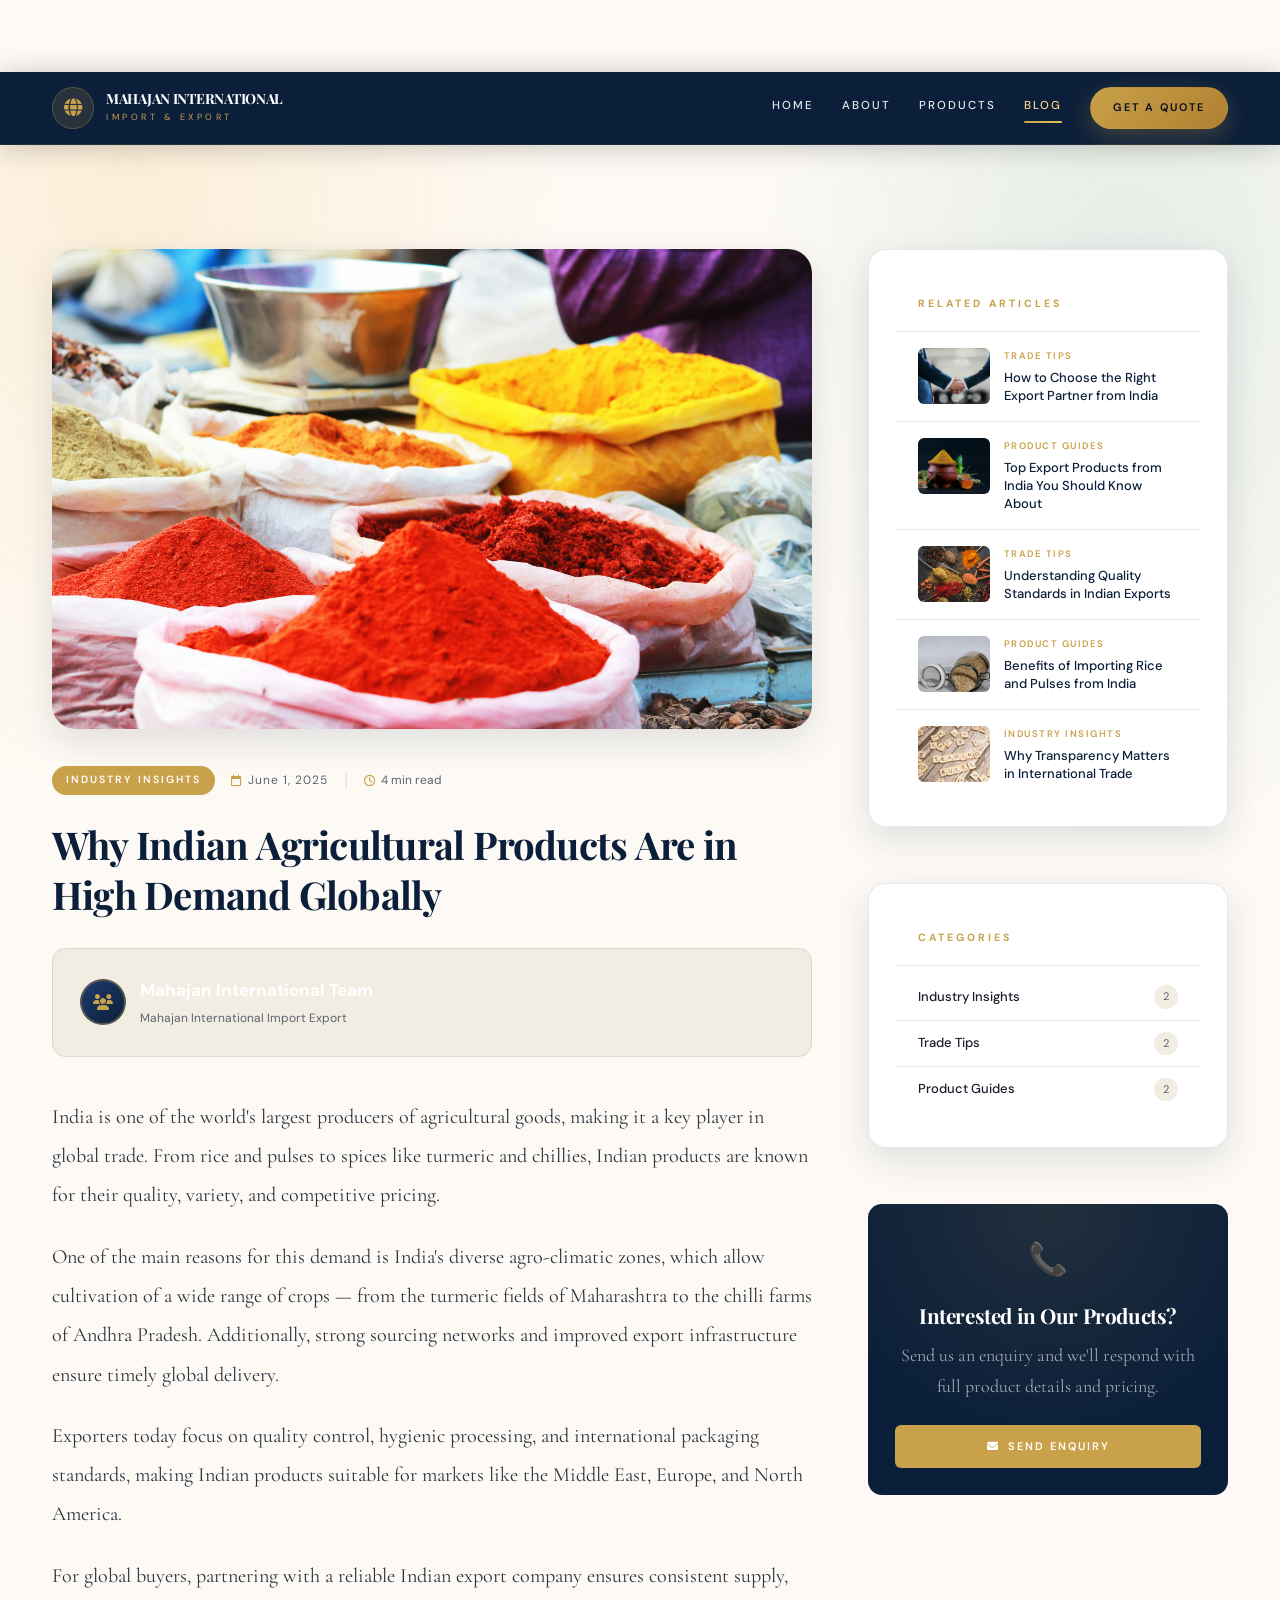
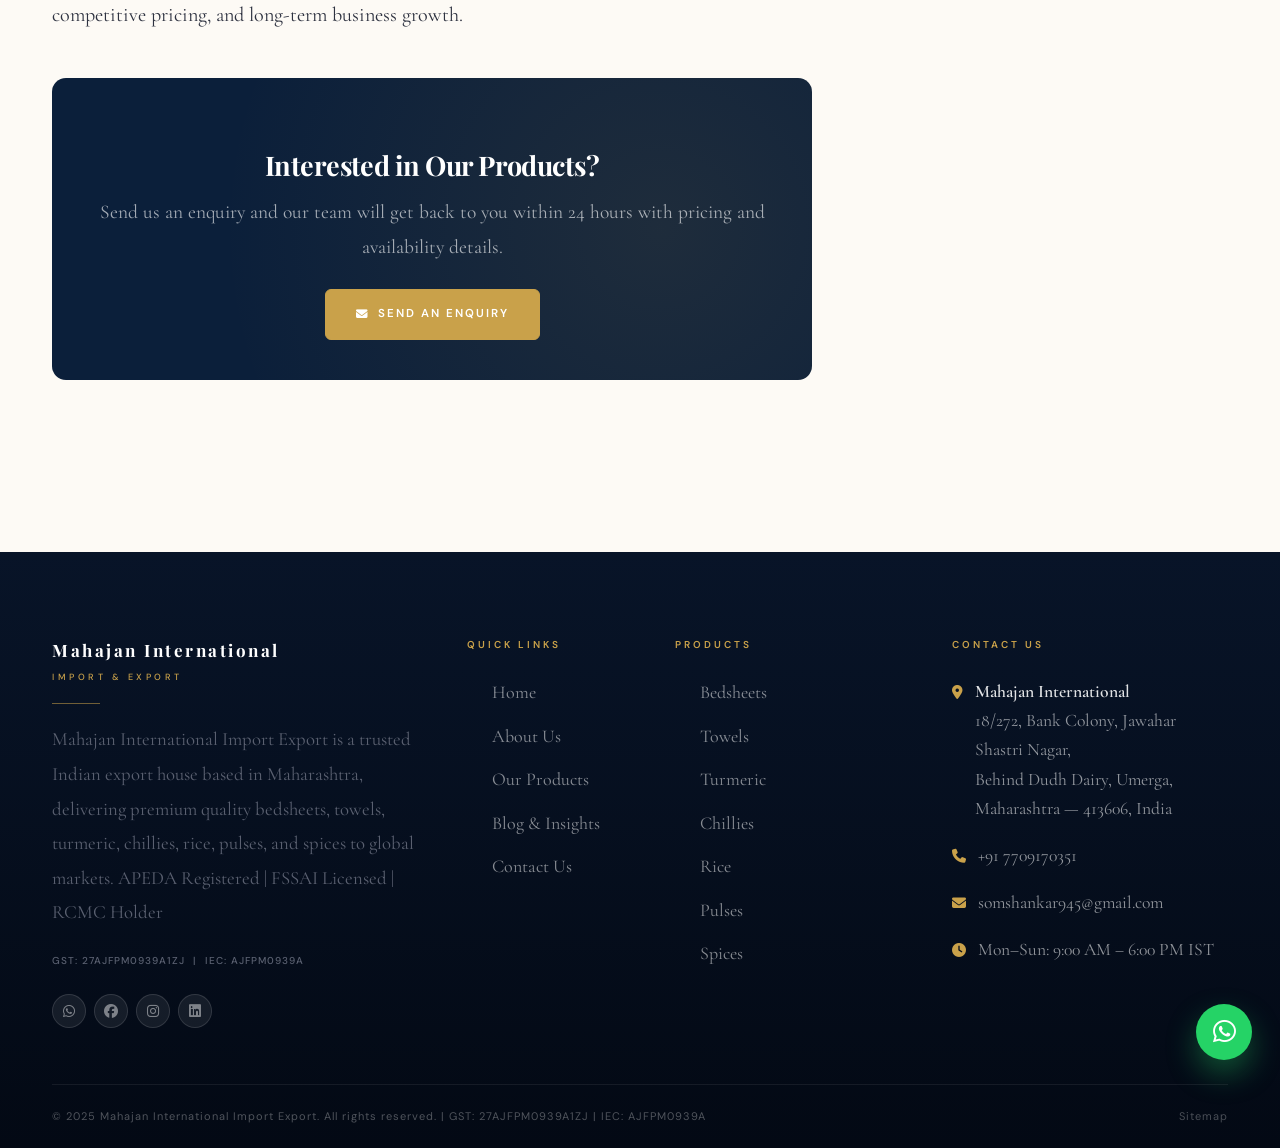
<file: blog-post.html>
<!DOCTYPE html>
<html lang="en">
<head>
  <meta charset="UTF-8" />
  <meta name="viewport" content="width=device-width, initial-scale=1.0" />

  <!-- SEO Meta -->
  <title>Why Indian Agricultural Products Are in High Demand Globally | Mahajan International</title>
  <meta name="description" content="India is one of the world's largest producers of agricultural goods. Learn why Indian products are in high demand globally." />
  <meta name="keywords" content="Mahajan International, Indian export company, Maharashtra exporter, Solapur bedsheets, Guntur chillies export, turmeric exporter India, basmati rice export, Indian pulses exporter, cotton towels India, APEDA registered exporter, Umerga Maharashtra export" />
  <meta name="robots" content="index, follow" />
  <meta name="author" content="Mahajan International Team" />
  <link rel="canonical" href="https://www.mahajaninternational.com/blog-post.html" />

  <!-- Open Graph -->
  <meta property="og:type" content="article" />
  <meta property="og:title" content="Why Indian Agricultural Products Are in High Demand Globally | Mahajan International" />
  <meta property="og:description" content="India is one of the world's largest producers of agricultural goods. Learn why Indian products are in high demand globally." />
  <meta property="og:image" content="assets/images/blog/blog-featured.jpg" />
  <meta property="og:url" content="https://www.mahajaninternational.com/blog-post.html" />
  <meta property="og:site_name" content="Mahajan International Import Export" />
  <meta property="article:author" content="Mahajan International Team" />
  <meta property="article:published_time" content="2025-06-01" />
  <meta property="article:section" content="Industry Insights" />

  <!-- BlogPosting JSON-LD Schema -->
  <script type="application/ld+json">
  {
    "@context": "https://schema.org",
    "@type": "BlogPosting",
    "headline": "Why Indian Agricultural Products Are in High Demand Globally",
    "description": "India is one of the world's largest producers of agricultural goods. Learn why Indian products are in high demand globally.",
    "image": "assets/images/blog/blog-featured.jpg",
    "author": {
      "@type": "Organization",
      "name": "Mahajan International Team",
      "worksFor": {
        "@type": "Organization",
        "name": "Mahajan International Import Export"
      }
    },
    "publisher": {
      "@type": "Organization",
      "name": "Mahajan International Import Export",
      "logo": {
        "@type": "ImageObject",
        "url": "https://www.mahajaninternational.com/assets/logo.png"
      }
    },
    "datePublished": "2025-06-01",
    "dateModified": "2025-06-01",
    "url": "https://www.mahajaninternational.com/blog-post.html",
    "inLanguage": "en",
    "keywords": ["Indian agricultural exports", "Indian export company", "turmeric exporter India", "basmati rice export"],
    "articleSection": "Industry Insights",
    "mainEntityOfPage": {
      "@type": "WebPage",
      "@id": "https://www.mahajaninternational.com/blog-post.html"
    }
  }
  </script>

  <!-- Fonts -->
  <link rel="preconnect" href="https://fonts.googleapis.com" />
  <link rel="preconnect" href="https://fonts.gstatic.com" crossorigin />
  <link href="https://fonts.googleapis.com/css2?family=Playfair+Display:ital,wght@0,400;0,500;0,600;0,700;0,800;0,900;1,400;1,600&family=DM+Sans:ital,opsz,wght@0,9..40,300;0,9..40,400;0,9..40,500;0,9..40,600;0,9..40,700;1,9..40,400&family=Cormorant+Garamond:ital,wght@0,300;0,400;0,500;0,600;1,300;1,400;1,500&display=swap" rel="stylesheet">
  <link rel="stylesheet" href="https://cdnjs.cloudflare.com/ajax/libs/font-awesome/6.5.1/css/all.min.css">
  <link rel="stylesheet" href="https://cdn.jsdelivr.net/npm/aos@2.3.4/dist/aos.css">
  <link rel="stylesheet" href="styles/main.css" />
  <link rel="icon" type="image/svg+xml" href="favicon.svg">

  <style>
    /* ── Design Tokens ── */
    :root {
      --primary:       #0B1F3A;
      --primary-light: #162d52;
      --accent:        #C9A14A;
      --accent-light:  #e8d5a3;
      --bg:            #FDFAF5;
      --bg-dark:       #f2ede3;
      --text:          #1A1E2E;
      --text-muted:    #5c6270;
      --white:         #FFFFFF;
      --border:        rgba(11,31,58,0.10);
      --shadow-sm:     0 2px 8px rgba(11,31,58,0.07);
      --shadow:        0 4px 24px rgba(11,31,58,0.11);
      --shadow-lg:     0 12px 48px rgba(11,31,58,0.16);
      --shadow-hover:  0 20px 60px rgba(11,31,58,0.18);
      --transition:    all 0.35s cubic-bezier(0.4,0,0.2,1);
      --radius:        6px;
      --radius-lg:     14px;
      --container:     1280px;
      --font-heading:  'Playfair Display', serif;
      --font-body:     'DM Sans', sans-serif;
      --font-serif:    'Cormorant Garamond', serif;
    }

    *, *::before, *::after { box-sizing: border-box; margin: 0; padding: 0; }
    html { scroll-behavior: smooth; font-size: 16px; -webkit-text-size-adjust: 100%; }
    body { font-family: var(--font-body); background: var(--bg); color: var(--text); line-height: 1.75; overflow-x: hidden; }
    img { max-width: 100%; height: auto; display: block; }
    a { text-decoration: none; color: inherit; transition: var(--transition); }
    ul, ol { list-style: none; }
    button { cursor: pointer; border: none; background: none; font-family: inherit; }
    .sr-only { position: absolute; width: 1px; height: 1px; padding: 0; margin: -1px; overflow: hidden; clip: rect(0,0,0,0); white-space: nowrap; border: 0; }

    h1, h2, h3, h4, h5, h6 { font-family: var(--font-heading); color: var(--primary); line-height: 1.3; font-weight: 700; }

    .container { max-width: var(--container); margin: 0 auto; padding: 0 32px; }

    /* ─── HEADER ─── */
    .header {
      position: fixed; top: 0; left: 0; right: 0; z-index: 1000;
      background: rgba(11, 31, 58, 0.97);
      backdrop-filter: blur(14px); -webkit-backdrop-filter: blur(14px);
      box-shadow: 0 2px 28px rgba(0,0,0,0.22);
    }
    .navbar { display: flex; align-items: center; justify-content: space-between; padding: 15px 0; }
    .logo { display: flex; align-items: center; gap: 12px; }
    .logo-icon { width: 42px; height: 42px; border-radius: 50%; background: rgba(201,161,74,0.15); border: 1px solid rgba(201,161,74,0.3); display: flex; align-items: center; justify-content: center; color: var(--accent); font-size: 18px; flex-shrink: 0; }
    .logo-name { font-family: var(--font-heading); font-size: 14px; font-weight: 700; color: #fff; letter-spacing: 2.5px; text-transform: uppercase; display: block; line-height: 1.2; }
    .logo-sub { font-family: var(--font-body); font-size: 9px; letter-spacing: 3.5px; color: var(--accent); text-transform: uppercase; display: block; margin-top: 2px; }
    .nav-menu { display: flex; align-items: center; gap: 28px; }
    .nav-link { font-family: var(--font-body); font-size: 11.5px; letter-spacing: 2px; text-transform: uppercase; font-weight: 500; color: rgba(255,255,255,0.75); position: relative; padding-bottom: 4px; }
    .nav-link::after { content: ''; position: absolute; bottom: 0; left: 0; width: 0; height: 1px; background: var(--accent); transition: width 0.35s ease; }
    .nav-link:hover, .nav-link.active { color: var(--accent); }
    .nav-link:hover::after, .nav-link.active::after { width: 100%; }
    .nav-cta { font-family: var(--font-body); font-size: 11px; letter-spacing: 2px; text-transform: uppercase; font-weight: 600; background: var(--accent); color: #fff !important; padding: 10px 22px; border-radius: var(--radius); border: 1.5px solid var(--accent); transition: var(--transition); }
    .nav-cta:hover { background: transparent; color: var(--accent) !important; }
    .hamburger { display: none; flex-direction: column; gap: 5px; cursor: pointer; padding: 4px; }
    .hamburger span { display: block; width: 24px; height: 2px; background: #fff; border-radius: 2px; transition: var(--transition); }
    .hamburger.open span:nth-child(1) { transform: translateY(7px) rotate(45deg); }
    .hamburger.open span:nth-child(2) { opacity: 0; transform: scaleX(0); }
    .hamburger.open span:nth-child(3) { transform: translateY(-7px) rotate(-45deg); }

    /* ─── MOBILE NAV ─── */
    .mobile-nav { display: none; position: fixed; inset: 0; background: var(--primary); z-index: 999; flex-direction: column; align-items: center; justify-content: center; gap: 30px; opacity: 0; pointer-events: none; transition: opacity 0.35s ease; }
    .mobile-nav.open { display: flex; opacity: 1; pointer-events: all; }
    .mob-close { position: absolute; top: 24px; right: 28px; color: rgba(255,255,255,0.6); font-size: 22px; }
    .mob-link { font-family: var(--font-heading); font-size: 22px; color: rgba(255,255,255,0.82); letter-spacing: 2px; text-transform: uppercase; }
    .mob-link:hover { color: var(--accent); }
    .mob-cta-link { background: var(--accent); color: #fff !important; padding: 13px 40px; border-radius: var(--radius); font-size: 14px; margin-top: 8px; }

    /* ─── BREADCRUMB ─── */
    .breadcrumb-bar { background: var(--primary-light); padding: 13px 0; margin-top: 72px; }
    .breadcrumb-inner { display: flex; align-items: center; gap: 8px; flex-wrap: wrap; }
    .bc-item { font-family: var(--font-body); font-size: 10.5px; letter-spacing: 1.5px; text-transform: uppercase; color: rgba(255,255,255,0.48); }
    .bc-item a { color: rgba(255,255,255,0.48); }
    .bc-item a:hover { color: var(--accent); }
    .bc-sep { color: var(--accent); font-size: 13px; opacity: 0.6; }
    .bc-item.current { color: var(--accent); }

    /* ─── ARTICLE LAYOUT ─── */
    .article-section { padding: 56px 0 100px; }
    .article-layout { display: grid; grid-template-columns: 1fr 360px; gap: 56px; align-items: start; }

    /* ─── ARTICLE CONTENT ─── */
    .article-hero-img { width: 100%; height: 480px; object-fit: cover; border-radius: var(--radius-lg); margin-bottom: 36px; box-shadow: var(--shadow-lg); }

    .article-meta-bar { display: flex; align-items: center; gap: 16px; margin-bottom: 24px; flex-wrap: wrap; }
    .article-cat-badge {
      font-family: var(--font-body); font-size: 10.5px; font-weight: 600; letter-spacing: 2px; text-transform: uppercase;
      background: var(--accent); color: #fff; padding: 5px 14px; border-radius: 100px;
    }
    .article-date, .article-read-time {
      font-family: var(--font-body); font-size: 12px; color: var(--text-muted);
      display: flex; align-items: center; gap: 5px;
    }
    .article-date i, .article-read-time i { color: var(--accent); font-size: 12px; }
    .article-meta-sep { color: var(--border); font-size: 18px; }

    .article-title {
      font-family: var(--font-heading); font-size: clamp(1.7rem, 3vw, 2.6rem);
      color: var(--primary); line-height: 1.3; margin-bottom: 28px; font-weight: 700;
    }

    .author-bar { display: flex; align-items: center; gap: 14px; padding: 18px 20px; background: var(--bg-dark); border-radius: var(--radius-lg); margin-bottom: 40px; border: 1px solid var(--border); }
    .author-avatar { width: 52px; height: 52px; border-radius: 50%; background: linear-gradient(135deg, var(--primary-light), var(--primary)); display: flex; align-items: center; justify-content: center; color: var(--accent); font-size: 22px; flex-shrink: 0; }
    .author-name { font-family: var(--font-body); font-size: 14px; font-weight: 600; color: var(--primary); display: block; }
    .author-title { font-family: var(--font-body); font-size: 12px; color: var(--text-muted); display: block; margin-top: 2px; }

    /* Article body typography */
    .article-body { font-family: var(--font-serif); color: var(--text); line-height: 1.95; }
    .article-body p { font-family: var(--font-serif); font-size: 1.12rem; color: #2e3240; line-height: 1.95; margin-bottom: 22px; }
    .article-body h2 { font-family: var(--font-heading); font-size: clamp(1.3rem, 2.2vw, 1.75rem); color: var(--primary); margin: 44px 0 16px; padding-top: 8px; border-top: 1px solid var(--border); }
    .article-body h3 { font-family: var(--font-heading); font-size: 1.25rem; color: var(--primary); margin: 30px 0 12px; }
    .article-body ul { margin: 16px 0 24px 0; display: flex; flex-direction: column; gap: 10px; }
    .article-body ul li { font-family: var(--font-serif); font-size: 1.1rem; color: #2e3240; padding-left: 22px; position: relative; line-height: 1.85; }
    .article-body ul li::before { content: '›'; position: absolute; left: 0; color: var(--accent); font-size: 18px; line-height: 1.4; }

    /* Closing CTA in article */
    .article-cta {
      background: var(--primary); border-radius: var(--radius-lg);
      padding: 40px 36px; margin-top: 44px; text-align: center;
      position: relative; overflow: hidden;
    }
    .article-cta::before { content: ''; position: absolute; inset: 0; background: radial-gradient(circle at 80% 50%, rgba(201,161,74,0.1) 0%, transparent 70%); }
    .article-cta-content { position: relative; z-index: 2; }
    .article-cta h3 { color: #fff; font-size: 1.5rem; margin-bottom: 12px; }
    .article-cta p { font-family: var(--font-serif); font-size: 1.08rem; color: rgba(255,255,255,0.62); margin-bottom: 24px; line-height: 1.8; }
    .btn-cta-gold { display: inline-flex; align-items: center; gap: 8px; padding: 13px 30px; background: var(--accent); color: #fff; font-family: var(--font-body); font-size: 11.5px; font-weight: 600; letter-spacing: 2px; text-transform: uppercase; border-radius: var(--radius); border: 1.5px solid var(--accent); transition: var(--transition); }
    .btn-cta-gold:hover { background: transparent; color: var(--accent); }

    /* ─── SIDEBAR ─── */
    .sidebar { position: sticky; top: 100px; display: flex; flex-direction: column; gap: 28px; }
    .sidebar-widget { background: var(--white); border-radius: var(--radius-lg); border: 1px solid var(--border); overflow: hidden; }

    /* Related Articles Widget */
    .widget-title { font-family: var(--font-body); font-size: 10.5px; font-weight: 700; letter-spacing: 3px; text-transform: uppercase; color: var(--accent); padding: 18px 22px; border-bottom: 1px solid var(--border); display: block; }
    .related-article { display: flex; gap: 14px; padding: 16px 22px; border-bottom: 1px solid var(--border); align-items: flex-start; transition: var(--transition); }
    .related-article:last-child { border-bottom: none; }
    .related-article:hover { background: var(--bg-dark); }
    .related-thumb { width: 72px; height: 56px; border-radius: var(--radius); object-fit: cover; flex-shrink: 0; }
    .related-info { flex: 1; min-width: 0; }
    .related-cat { font-family: var(--font-body); font-size: 9.5px; font-weight: 600; letter-spacing: 1.5px; text-transform: uppercase; color: var(--accent); display: block; margin-bottom: 4px; }
    .related-title { font-family: var(--font-body); font-size: 13px; font-weight: 500; color: var(--primary); line-height: 1.4; display: block; }
    .related-title:hover { color: var(--accent); }

    /* Categories Widget */
    .cat-list { padding: 8px 0; }
    .cat-list-item { display: flex; align-items: center; justify-content: space-between; padding: 11px 22px; border-bottom: 1px solid var(--border); transition: var(--transition); cursor: pointer; }
    .cat-list-item:last-child { border-bottom: none; }
    .cat-list-item:hover { background: var(--bg-dark); }
    .cat-list-name { font-family: var(--font-body); font-size: 13px; font-weight: 500; color: var(--text); }
    .cat-list-count { font-family: var(--font-body); font-size: 11px; color: var(--text-muted); background: var(--bg-dark); padding: 2px 9px; border-radius: 100px; }

    /* Enquiry CTA Widget */
    .enquiry-widget {
      background: var(--primary); border-radius: var(--radius-lg);
      padding: 28px 24px; text-align: center; overflow: hidden; position: relative;
    }
    .enquiry-widget::before { content: ''; position: absolute; inset: 0; background: radial-gradient(circle at 50% 0%, rgba(201,161,74,0.12) 0%, transparent 70%); }
    .enquiry-widget-inner { position: relative; z-index: 2; }
    .enquiry-icon { font-size: 32px; margin-bottom: 16px; display: block; }
    .enquiry-widget h4 { color: #fff; font-size: 1.15rem; margin-bottom: 10px; }
    .enquiry-widget p { font-family: var(--font-serif); font-size: 1rem; color: rgba(255,255,255,0.6); margin-bottom: 22px; line-height: 1.75; }
    .btn-enquiry { display: inline-flex; align-items: center; gap: 8px; padding: 12px 24px; background: var(--accent); color: #fff; font-family: var(--font-body); font-size: 11px; font-weight: 600; letter-spacing: 2px; text-transform: uppercase; border-radius: var(--radius); border: none; cursor: pointer; width: 100%; justify-content: center; transition: var(--transition); text-decoration: none; }
    .btn-enquiry:hover { background: #b4892e; }

    /* ─── FOOTER ─── */
    .footer { background: var(--primary); color: #fff; padding: 84px 0 0; }
    .footer-grid { display: grid; grid-template-columns: 2.2fr 1fr 1.4fr 1.6fr; gap: 48px; padding-bottom: 56px; border-bottom: 1px solid rgba(255,255,255,0.07); }
    .footer-brand-name { font-family: var(--font-heading); font-size: 17px; font-weight: 700; letter-spacing: 2.5px; color: #fff; display: block; }
    .footer-brand-tag { font-family: var(--font-body); font-size: 9px; letter-spacing: 3.5px; text-transform: uppercase; color: var(--accent); display: block; margin-top: 4px; margin-bottom: 18px; }
    .footer-gold-line { width: 48px; height: 1px; background: var(--accent); margin-bottom: 18px; opacity: 0.55; }
    .footer-desc { font-family: var(--font-serif); font-size: 1.04rem; color: rgba(255,255,255,0.56); line-height: 1.85; margin-bottom: 22px; }
    .footer-ids { font-family: var(--font-body); font-size: 10px; letter-spacing: 1px; color: rgba(255,255,255,0.28); margin-bottom: 24px; }
    .footer-social { display: flex; gap: 8px; }
    .footer-social a { width: 38px; height: 38px; border: 1px solid rgba(255,255,255,0.13); border-radius: 50%; display: flex; align-items: center; justify-content: center; color: rgba(255,255,255,0.45); font-size: 14px; transition: var(--transition); }
    .footer-social a:hover { background: var(--accent); border-color: var(--accent); color: #fff; transform: translateY(-3px); }
    .footer-col-title { font-family: var(--font-body); font-size: 10px; letter-spacing: 3px; text-transform: uppercase; color: var(--accent); margin-bottom: 24px; display: block; font-weight: 600; }
    .footer-links { display: flex; flex-direction: column; gap: 12px; }
    .footer-links a { font-family: var(--font-serif); font-size: 1rem; color: rgba(255,255,255,0.52); display: flex; align-items: center; gap: 8px; transition: var(--transition); }
    .footer-links a:hover { color: var(--accent); padding-left: 5px; }
    .footer-links a::before { content: '›'; color: var(--accent); font-size: 16px; line-height: 1; opacity: 0.6; }
    .footer-contact-item { display: flex; gap: 12px; margin-bottom: 18px; align-items: flex-start; }
    .footer-contact-icon { color: var(--accent); margin-top: 3px; flex-shrink: 0; font-size: 14px; }
    .footer-contact-text { font-family: var(--font-serif); font-size: 0.98rem; color: rgba(255,255,255,0.56); line-height: 1.65; }
    .footer-contact-text strong { color: rgba(255,255,255,0.88); }
    .footer-contact-text a { color: inherit; }
    .footer-contact-text a:hover { color: var(--accent); }
    .footer-bottom { padding: 22px 0; display: flex; align-items: center; justify-content: space-between; flex-wrap: wrap; gap: 12px; }
    .footer-copy { font-family: var(--font-body); font-size: 11px; color: rgba(255,255,255,0.3); }
    .footer-bottom-links { display: flex; gap: 20px; }
    .footer-bottom-links a { font-family: var(--font-body); font-size: 11px; color: rgba(255,255,255,0.28); }
    .footer-bottom-links a:hover { color: var(--accent); }

    /* ─── FLOATING ─── */
    .whatsapp-btn { position: fixed; bottom: 88px; right: 28px; z-index: 890; width: 56px; height: 56px; border-radius: 50%; background: #25D366; display: flex; align-items: center; justify-content: center; box-shadow: 0 4px 20px rgba(37,211,102,0.45); color: #fff; font-size: 26px; transition: var(--transition); animation: waFloat 3s ease-in-out infinite; }
    .whatsapp-btn:hover { transform: scale(1.1); }
    .back-top { position: fixed; bottom: 24px; right: 28px; z-index: 890; width: 46px; height: 46px; border-radius: 50%; background: var(--accent); display: flex; align-items: center; justify-content: center; box-shadow: var(--shadow); opacity: 0; pointer-events: none; transition: var(--transition); color: #fff; font-size: 16px; }
    .back-top.show { opacity: 1; pointer-events: all; }
    .back-top:hover { background: var(--primary); transform: translateY(-4px); }
    @keyframes waFloat { 0%, 100% { box-shadow: 0 4px 20px rgba(37,211,102,0.45); } 50% { box-shadow: 0 8px 36px rgba(37,211,102,0.65); } }

    /* ─── RESPONSIVE ─── */
    @media (max-width: 1100px) {
      .article-layout { grid-template-columns: 1fr; }
      .sidebar { position: static; display: grid; grid-template-columns: 1fr 1fr; gap: 24px; }
    }
    @media (max-width: 768px) {
      .nav-menu { display: none; }
      .hamburger { display: flex; }
      .sidebar { grid-template-columns: 1fr; }
      .article-hero-img { height: 280px; }
      .article-layout { gap: 36px; }
      .footer-grid { grid-template-columns: 1fr; gap: 32px; }
      .container { padding: 0 20px; }
    }
    @media (max-width: 480px) {
      .article-cta { padding: 28px 20px; }
    }
  </style>
  <link rel="stylesheet" href="styles/revamp.css">
  <link rel="stylesheet" href="styles/mobile.css">
</head>
<body>

<!-- ════════════════════════════════════════
     HEADER
════════════════════════════════════════ -->
<header class="header" id="header" role="banner">
  <div class="container">
    <nav class="navbar" aria-label="Main navigation">
      <a href="index.html" class="logo" aria-label="Mahajan International — Home">
        <span class="logo-icon" aria-hidden="true"><i class="fa-solid fa-globe"></i></span>
        <div class="logo-text">
          <span class="logo-name">MAHAJAN INTERNATIONAL</span>
          <span class="logo-sub">Import &amp; Export</span>
        </div>
      </a>
      <div class="nav-menu" role="menubar">
        <a href="index.html" class="nav-link" role="menuitem">Home</a>
        <a href="about.html" class="nav-link" role="menuitem">About</a>
        <a href="products.html" class="nav-link" role="menuitem">Products</a>
        <a href="blog.html" class="nav-link active" role="menuitem">Blog</a>
        <a href="contact.html" class="nav-cta" role="menuitem">Get a Quote</a>
      </div>
      <button class="hamburger" id="hamburger" aria-label="Toggle mobile menu" aria-expanded="false">
        <span></span><span></span><span></span>
      </button>
    </nav>
  </div>
</header>

<!-- Mobile Navigation -->
<div class="mobile-nav" id="mobileNav" role="dialog" aria-modal="true" aria-label="Mobile navigation">
  <button class="mob-close" id="mobClose" aria-label="Close navigation menu">
    <i class="fa-solid fa-xmark"></i>
  </button>
  <a href="index.html" class="mob-link">Home</a>
  <a href="about.html" class="mob-link">About</a>
  <a href="products.html" class="mob-link">Products</a>
  <a href="blog.html" class="mob-link" style="color:var(--accent);">Blog</a>
  <a href="contact.html" class="mob-link mob-cta-link">Request a Quote</a>
</div>

<!-- ════════════════════════════════════════
     BREADCRUMB
════════════════════════════════════════ -->
<nav class="breadcrumb-bar" aria-label="Breadcrumb">
  <div class="container">
    <ol class="breadcrumb-inner">
      <li class="bc-item"><a href="index.html">Home</a></li>
      <li class="bc-sep" aria-hidden="true">›</li>
      <li class="bc-item"><a href="blog.html">Blog</a></li>
      <li class="bc-sep" aria-hidden="true">›</li>
      <li class="bc-item current" aria-current="page">Why Indian Agricultural Products Are in High Demand Globally</li>
    </ol>
  </div>
</nav>

<!-- ════════════════════════════════════════
     ARTICLE + SIDEBAR
════════════════════════════════════════ -->
<section class="article-section">
  <div class="container">
    <div class="article-layout">

      <!-- ══════ MAIN ARTICLE ══════ -->
      <article data-aos="fade-up">

        <!-- Hero Image -->
        <img
          class="article-hero-img"
          src="assets/images/blog/blog-featured.jpg"
          alt="Indian agricultural products — rice, spices, and pulses for global export"
          loading="eager"
        />

        <!-- Meta bar -->
        <div class="article-meta-bar">
          <span class="article-cat-badge">Industry Insights</span>
          <span class="article-date"><i class="fa-regular fa-calendar" aria-hidden="true"></i> June 1, 2025</span>
          <span class="article-meta-sep" aria-hidden="true">|</span>
          <span class="article-read-time"><i class="fa-regular fa-clock" aria-hidden="true"></i> 4 min read</span>
        </div>

        <!-- Title -->
        <h1 class="article-title">
          Why Indian Agricultural Products Are in High Demand Globally
        </h1>

        <!-- Author -->
        <div class="author-bar">
          <div class="author-avatar" aria-hidden="true">
            <i class="fa-solid fa-users"></i>
          </div>
          <div>
            <span class="author-name">Mahajan International Team</span>
            <span class="author-title">Mahajan International Import Export</span>
          </div>
        </div>

        <!-- ── Article Body ── -->
        <div class="article-body">

          <p>
            India is one of the world's largest producers of agricultural goods, making it a key player in global trade. From rice and pulses to spices like turmeric and chillies, Indian products are known for their quality, variety, and competitive pricing.
          </p>

          <p>
            One of the main reasons for this demand is India's diverse agro-climatic zones, which allow cultivation of a wide range of crops — from the turmeric fields of Maharashtra to the chilli farms of Andhra Pradesh. Additionally, strong sourcing networks and improved export infrastructure ensure timely global delivery.
          </p>

          <p>
            Exporters today focus on quality control, hygienic processing, and international packaging standards, making Indian products suitable for markets like the Middle East, Europe, and North America.
          </p>

          <p>
            For global buyers, partnering with a reliable Indian export company ensures consistent supply, competitive pricing, and long-term business growth.
          </p>

          <!-- Closing CTA -->
          <div class="article-cta">
            <div class="article-cta-content">
              <h3>Interested in Our Products?</h3>
              <p>Send us an enquiry and our team will get back to you within 24 hours with pricing and availability details.</p>
              <a href="contact.html" class="btn-cta-gold">
                <i class="fa-solid fa-envelope" aria-hidden="true"></i>
                Send an Enquiry
              </a>
            </div>
          </div>

        </div><!-- /article-body -->
      </article><!-- /article -->

      <!-- ══════ SIDEBAR ══════ -->
      <aside class="sidebar" aria-label="Blog sidebar">

        <!-- Related Articles -->
        <div class="sidebar-widget" data-aos="fade-up" data-aos-delay="100">
          <span class="widget-title">Related Articles</span>

          <a href="how-to-choose-right-export-partner-india.html" class="related-article">
            <img
              class="related-thumb"
              src="assets/images/blog/export-partner (1).jpg"
              alt="How to Choose the Right Export Partner from India"
              loading="lazy"
            />
            <div class="related-info">
              <span class="related-cat">Trade Tips</span>
              <span class="related-title">How to Choose the Right Export Partner from India</span>
            </div>
          </a>

          <a href="top-export-products-from-india.html" class="related-article">
            <img
              class="related-thumb"
              src="assets/images/products/only-termeric-1.jpg"
              alt="Top Export Products from India You Should Know About"
              loading="lazy"
            />
            <div class="related-info">
              <span class="related-cat">Product Guides</span>
              <span class="related-title">Top Export Products from India You Should Know About</span>
            </div>
          </a>

          <a href="quality-standards-indian-exports.html" class="related-article">
            <img
              class="related-thumb"
              src="assets/images/hero/termeric-spices-4.jpg"
              alt="Understanding Quality Standards in Indian Exports"
              loading="lazy"
            />
            <div class="related-info">
              <span class="related-cat">Trade Tips</span>
              <span class="related-title">Understanding Quality Standards in Indian Exports</span>
            </div>
          </a>

          <a href="benefits-importing-rice-pulses-india.html" class="related-article">
            <img
              class="related-thumb"
              src="assets/images/products/rice-2.jpg"
              alt="Benefits of Importing Rice and Pulses from India"
              loading="lazy"
            />
            <div class="related-info">
              <span class="related-cat">Product Guides</span>
              <span class="related-title">Benefits of Importing Rice and Pulses from India</span>
            </div>
          </a>

          <a href="why-transparency-matters-international-trade.html" class="related-article">
            <img
              class="related-thumb"
              src="assets/images/blog/transparency-trade (1).jpg"
              alt="Why Transparency Matters in International Trade"
              loading="lazy"
            />
            <div class="related-info">
              <span class="related-cat">Industry Insights</span>
              <span class="related-title">Why Transparency Matters in International Trade</span>
            </div>
          </a>

        </div><!-- /related -->

        <!-- Categories -->
        <div class="sidebar-widget" data-aos="fade-up" data-aos-delay="150">
          <span class="widget-title">Categories</span>
          <div class="cat-list">
            <div class="cat-list-item">
              <span class="cat-list-name">Industry Insights</span>
              <span class="cat-list-count">2</span>
            </div>
            <div class="cat-list-item">
              <span class="cat-list-name">Trade Tips</span>
              <span class="cat-list-count">2</span>
            </div>
            <div class="cat-list-item">
              <span class="cat-list-name">Product Guides</span>
              <span class="cat-list-count">2</span>
            </div>
          </div>
        </div><!-- /categories -->

        <!-- Enquiry CTA -->
        <div class="enquiry-widget" data-aos="fade-up" data-aos-delay="200">
          <div class="enquiry-widget-inner">
            <span class="enquiry-icon" aria-hidden="true">&#128222;</span>
            <h4>Interested in Our Products?</h4>
            <p>Send us an enquiry and we'll respond with full product details and pricing.</p>
            <a href="contact.html" class="btn-enquiry">
              <i class="fa-solid fa-envelope" aria-hidden="true"></i>
              Send Enquiry
            </a>
          </div>
        </div><!-- /enquiry -->

      </aside><!-- /sidebar -->

    </div><!-- /article-layout -->
  </div><!-- /container -->
</section>

<!-- ════════════════════════════════════════
     FOOTER
════════════════════════════════════════ -->
<footer class="footer" role="contentinfo">
  <div class="container">
    <div class="footer-grid">

      <!-- Brand -->
      <div>
        <span class="footer-brand-name">Mahajan International</span>
        <span class="footer-brand-tag">Import &amp; Export</span>
        <div class="footer-gold-line" aria-hidden="true"></div>
        <p class="footer-desc">
          Mahajan International Import Export is a trusted Indian export house based in Maharashtra, delivering premium quality bedsheets, towels, turmeric, chillies, rice, pulses, and spices to global markets. APEDA Registered | FSSAI Licensed | RCMC Holder
        </p>
        <p class="footer-ids">GST: 27AJFPM0939A1ZJ &nbsp;|&nbsp; IEC: AJFPM0939A</p>
        <div class="footer-social">
          <a href="https://wa.me/917709170351" target="_blank" rel="noopener" aria-label="WhatsApp">
            <i class="fa-brands fa-whatsapp" aria-hidden="true"></i>
          </a>
          <a href="https://www.facebook.com/MahajanInternationalImportExport/" target="_blank" rel="noopener" aria-label="Facebook"><i class="fa-brands fa-facebook" aria-hidden="true"></i></a>
          <a href="https://www.instagram.com/mahajan_international_imp_exp/" target="_blank" rel="noopener" aria-label="Instagram"><i class="fa-brands fa-instagram" aria-hidden="true"></i></a>
          <a href="https://www.linkedin.com/company/mahajan-international-imports-exports/" target="_blank" rel="noopener" aria-label="LinkedIn"><i class="fa-brands fa-linkedin" aria-hidden="true"></i></a>
        </div>
      </div>

      <!-- Quick Links -->
      <div>
        <span class="footer-col-title">Quick Links</span>
        <nav class="footer-links" aria-label="Footer navigation">
          <a href="index.html">Home</a>
          <a href="about.html">About Us</a>
          <a href="products.html">Our Products</a>
          <a href="blog.html">Blog &amp; Insights</a>
          <a href="contact.html">Contact Us</a>
        </nav>
      </div>

      <!-- Products -->
      <div>
        <span class="footer-col-title">Products</span>
        <nav class="footer-links" aria-label="Products navigation">
          <a href="products.html">Bedsheets</a>
          <a href="products.html">Towels</a>
          <a href="products.html">Turmeric</a>
          <a href="products.html">Chillies</a>
          <a href="products.html">Rice</a>
          <a href="products.html">Pulses</a>
          <a href="products.html">Spices</a>
        </nav>
      </div>

      <!-- Contact -->
      <div>
        <span class="footer-col-title">Contact Us</span>
        <div class="footer-contact-item">
          <span class="footer-contact-icon"><i class="fa-solid fa-location-dot" aria-hidden="true"></i></span>
          <span class="footer-contact-text">
            <strong>Mahajan International</strong><br />
            18/272, Bank Colony, Jawahar Shastri Nagar,<br />
            Behind Dudh Dairy, Umerga,<br />
            Maharashtra &mdash; 413606, India
          </span>
        </div>
        <div class="footer-contact-item">
          <span class="footer-contact-icon"><i class="fa-solid fa-phone" aria-hidden="true"></i></span>
          <span class="footer-contact-text"><a href="tel:+917709170351">+91 7709170351</a></span>
        </div>
        <div class="footer-contact-item">
          <span class="footer-contact-icon"><i class="fa-solid fa-envelope" aria-hidden="true"></i></span>
          <span class="footer-contact-text"><a href="mailto:somshankar945@gmail.com">somshankar945@gmail.com</a></span>
        </div>
        <div class="footer-contact-item">
          <span class="footer-contact-icon"><i class="fa-solid fa-clock" aria-hidden="true"></i></span>
          <span class="footer-contact-text">Mon&ndash;Sun: 9:00 AM &ndash; 6:00 PM IST</span>
        </div>
      </div>

    </div><!-- /footer-grid -->

    <div class="footer-bottom">
      <span class="footer-copy">&copy; 2025 Mahajan International Import Export. All rights reserved. | GST: 27AJFPM0939A1ZJ | IEC: AJFPM0939A</span>
      <div class="footer-bottom-links">
        <a href="sitemap.xml">Sitemap</a>
      </div>
    </div>
  </div>
</footer>

<!-- ════════════════════════════════════════
     FLOATING BUTTONS
════════════════════════════════════════ -->
<a href="https://wa.me/917709170351?text=Hello%2C%20I%20am%20interested%20in%20your%20export%20products." class="whatsapp-btn" target="_blank" rel="noopener" aria-label="Chat with us on WhatsApp">
  <i class="fa-brands fa-whatsapp" aria-hidden="true"></i>
</a>

<button class="back-top" id="backTop" aria-label="Back to top">
  <i class="fa-solid fa-arrow-up" aria-hidden="true"></i>
</button>

<!-- ════════════════════════════════════════
     SCRIPTS
════════════════════════════════════════ -->
<script src="https://cdn.jsdelivr.net/npm/aos@2.3.4/dist/aos.js"></script>
<script>
  'use strict';

  /* AOS */
  AOS.init({ duration: 720, easing: 'ease-out-cubic', once: true, offset: 60 });

  /* Back to Top */
  const backTop = document.getElementById('backTop');
  window.addEventListener('scroll', () => {
    backTop.classList.toggle('show', window.scrollY > 400);
  }, { passive: true });
  backTop.addEventListener('click', () => window.scrollTo({ top: 0, behavior: 'smooth' }));

  /* Mobile Menu */
  const hamburger = document.getElementById('hamburger');
  const mobileNav = document.getElementById('mobileNav');
  const mobClose  = document.getElementById('mobClose');

  function openMenu() {
    mobileNav.classList.add('open');
    document.body.style.overflow = 'hidden';
    hamburger.classList.add('open');
    hamburger.setAttribute('aria-expanded', 'true');
  }
  function closeMenu() {
    mobileNav.classList.remove('open');
    document.body.style.overflow = '';
    hamburger.classList.remove('open');
    hamburger.setAttribute('aria-expanded', 'false');
  }
  hamburger.addEventListener('click', openMenu);
  mobClose.addEventListener('click', closeMenu);
  mobileNav.querySelectorAll('a').forEach(a => a.addEventListener('click', closeMenu));
  document.addEventListener('keydown', e => { if (e.key === 'Escape') closeMenu(); });
</script>
</body>
</html>
</file>
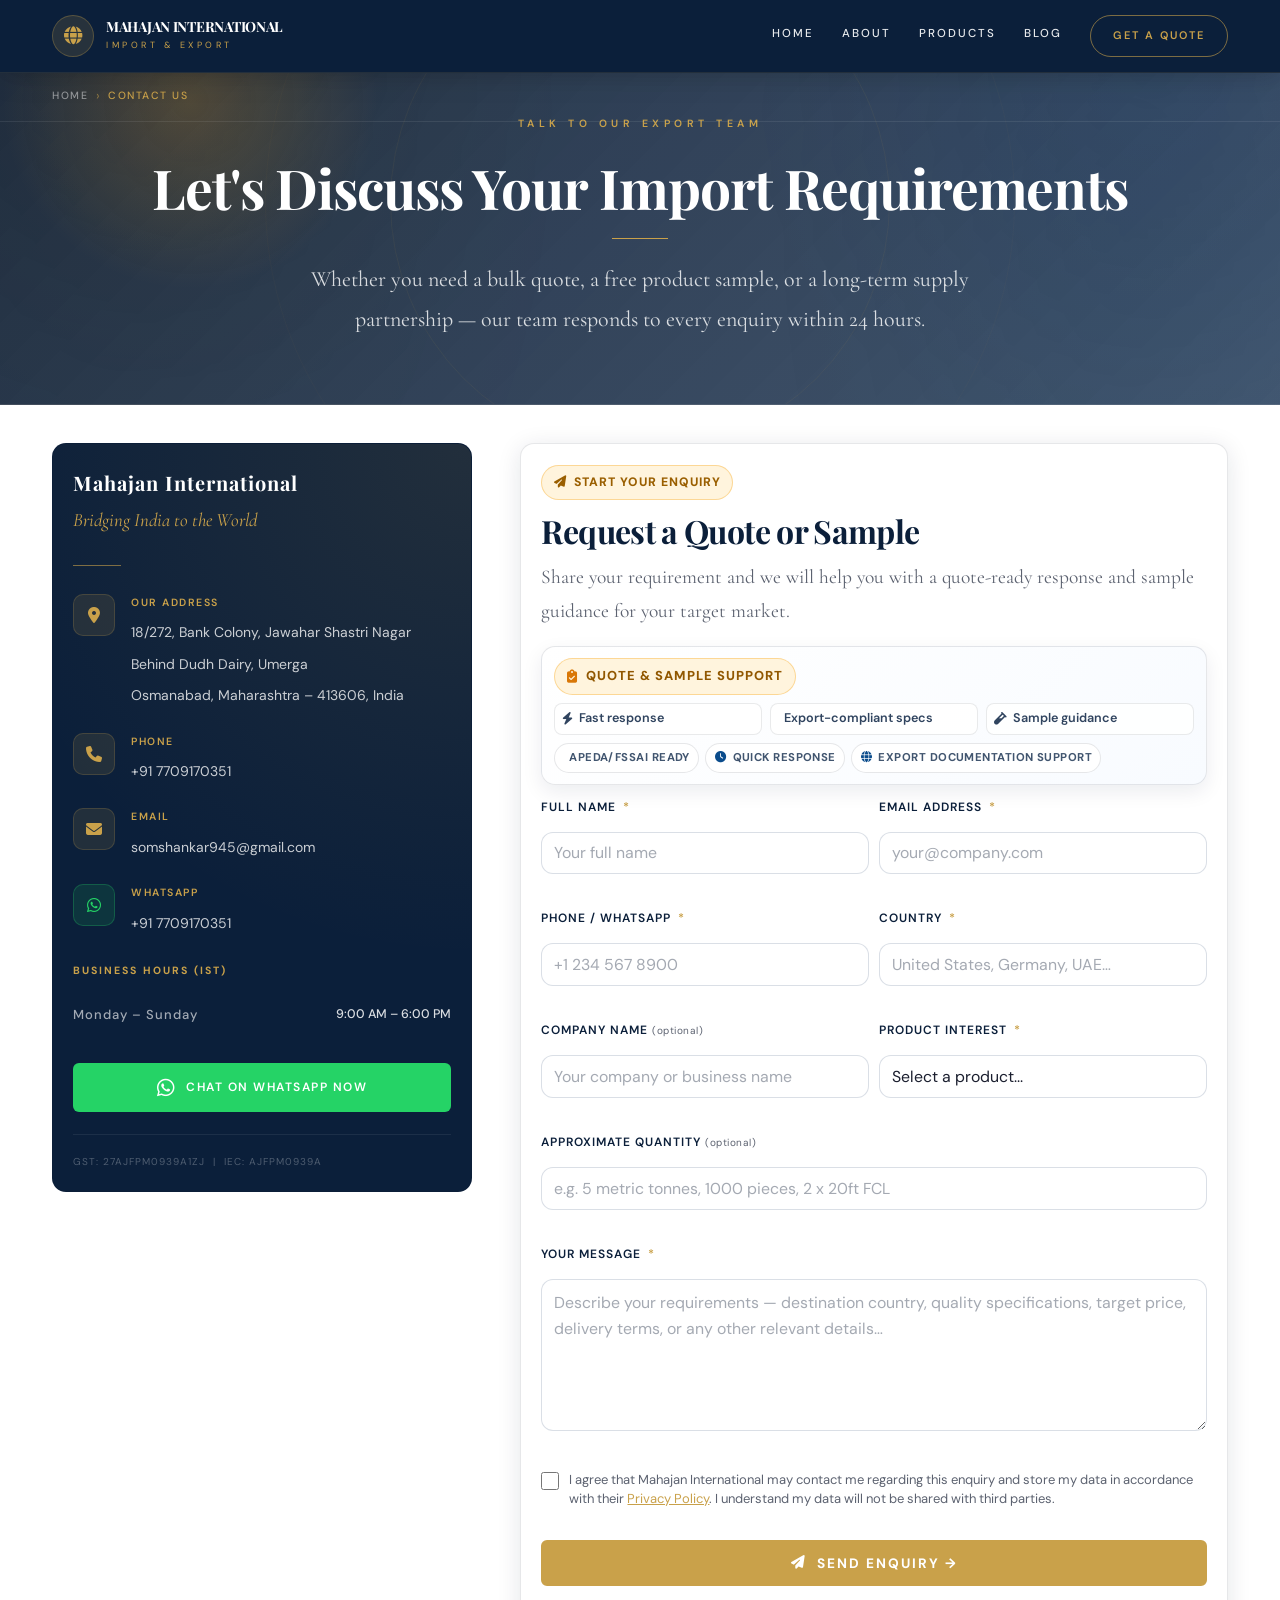
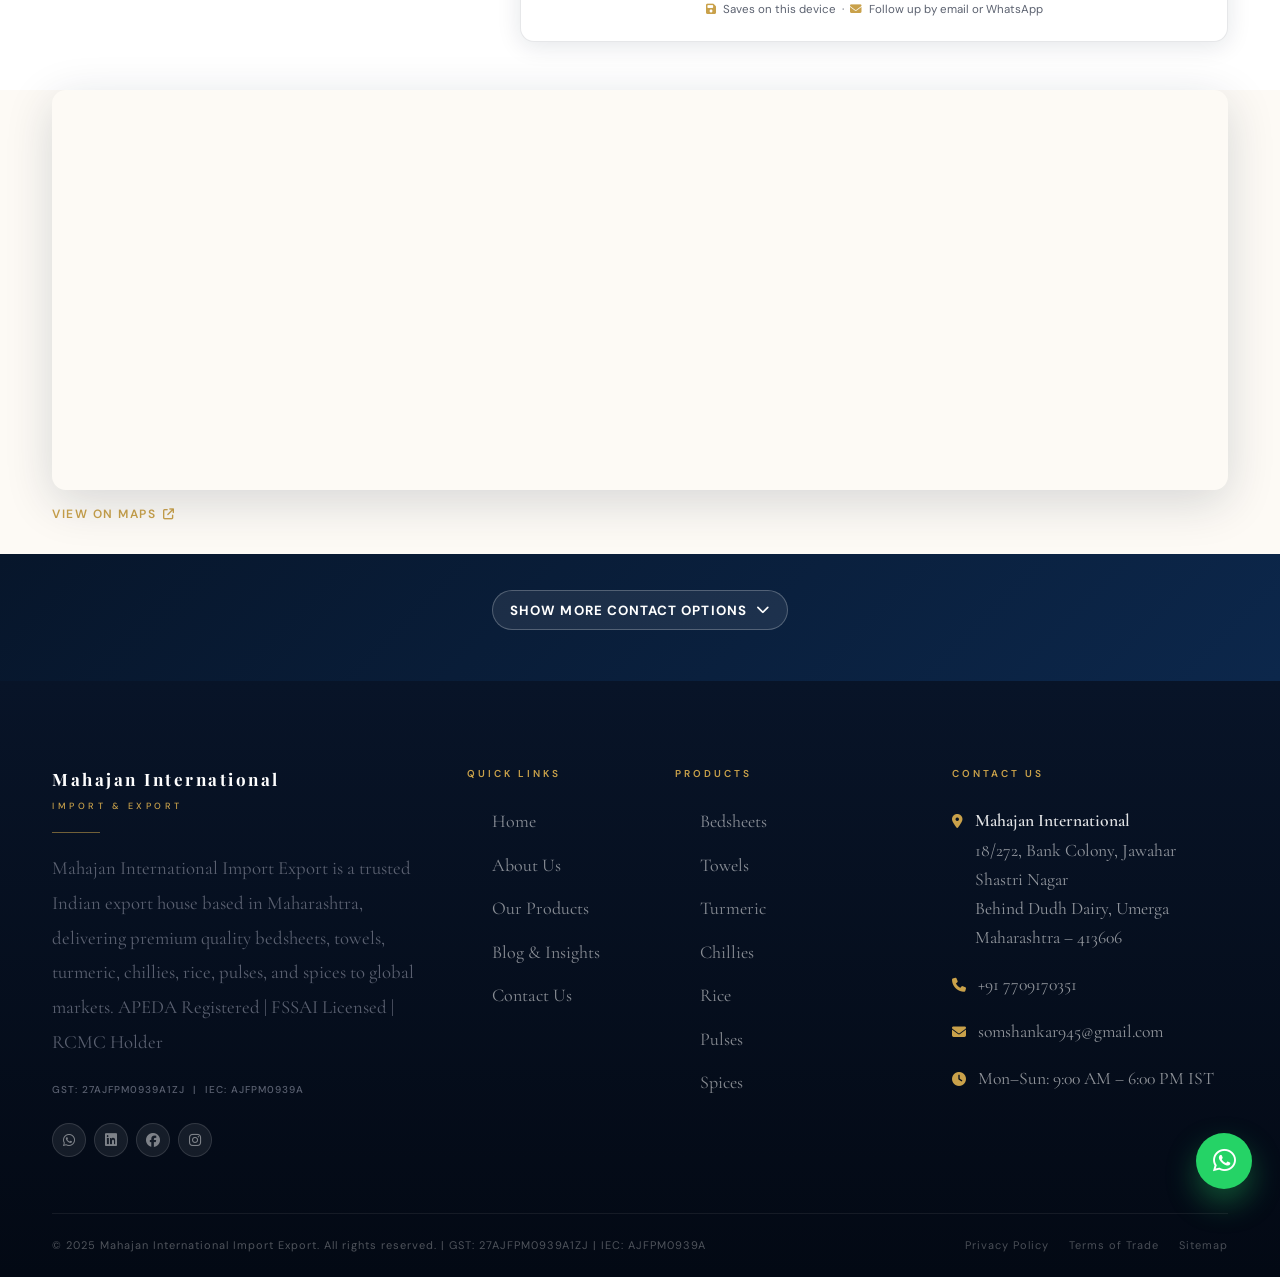
<file: contact.html>
<!DOCTYPE html>
<html lang="en">
<head>
  <meta charset="UTF-8" />
  <meta name="viewport" content="width=device-width, initial-scale=1.0" />

  <!-- SEO Meta -->
  <title>Contact Us | Mahajan International Import Export</title>
  <meta name="description" content="Contact Mahajan International Import Export for export enquiries. Phone: +91 7709170351 | Email: somshankar945@gmail.com | Umerga, Maharashtra." />
  <meta name="keywords" content="Mahajan International, Indian export company, Maharashtra exporter, Solapur bedsheets, Guntur chillies export, turmeric exporter India, basmati rice export, Indian pulses exporter, cotton towels India, APEDA registered exporter, Umerga Maharashtra export" />
  <meta name="robots" content="index, follow" />
  <meta name="author" content="Mahajan International Import Export" />
  <link rel="canonical" href="https://www.mahajaninternational.com/contact.html" />

  <!-- Open Graph -->
  <meta property="og:type" content="website" />
  <meta property="og:title" content="Contact Mahajan International | Request Export Quote" />
  <meta property="og:description" content="Get in touch with our export team for bulk product quotes, samples, and partnership enquiries. We respond within 24 hours." />
  <meta property="og:url" content="https://www.mahajaninternational.com/contact.html" />
  <meta property="og:site_name" content="Mahajan International Import Export" />

  <!-- Twitter Card -->
  <meta name="twitter:card" content="summary_large_image" />
  <meta name="twitter:title" content="Contact Mahajan International | Request Export Quote" />
  <meta name="twitter:description" content="Get in touch with our export team for bulk product quotes, samples, and partnership enquiries." />

  <!-- LocalBusiness JSON-LD Schema -->
  <script type="application/ld+json">
  {
    "@context": "https://schema.org",
    "@type": "LocalBusiness",
    "@id": "https://www.mahajaninternational.com/#business",
    "name": "Mahajan International Import Export",
    "url": "https://www.mahajaninternational.com",
    "telephone": "+91-7709170351",
    "email": "somshankar945@gmail.com",
    "address": {
      "@type": "PostalAddress",
      "streetAddress": "18/272, Bank Colony, Jawahar Shastri Nagar, Behind Dudh Dairy",
      "addressLocality": "Umerga",
      "addressRegion": "Maharashtra",
      "postalCode": "413606",
      "addressCountry": "IN"
    },
    "geo": {
      "@type": "GeoCoordinates",
      "latitude": 18.0450,
      "longitude": 76.0620
    },
    "openingHoursSpecification": [
      {
        "@type": "OpeningHoursSpecification",
        "dayOfWeek": ["Monday","Tuesday","Wednesday","Thursday","Friday","Saturday","Sunday"],
        "opens": "09:00",
        "closes": "18:00"
      }
    ],
    "sameAs": [
      "https://www.facebook.com/MahajanInternationalImportExport/",
      "https://www.instagram.com/mahajan_international_imp_exp/",
      "https://www.linkedin.com/company/mahajan-international-imports-exports/"
    ]
  }
  </script>

  <!-- Fonts -->
  <link rel="preconnect" href="https://fonts.googleapis.com" />
  <link rel="preconnect" href="https://fonts.gstatic.com" crossorigin />
  <link href="https://fonts.googleapis.com/css2?family=Playfair+Display:ital,wght@0,400;0,500;0,600;0,700;0,800;0,900;1,400;1,600&family=DM+Sans:ital,opsz,wght@0,9..40,300;0,9..40,400;0,9..40,500;0,9..40,600;0,9..40,700;1,9..40,400&family=Cormorant+Garamond:ital,wght@0,300;0,400;0,500;0,600;1,300;1,400;1,500&display=swap" rel="stylesheet">
  <link rel="stylesheet" href="https://cdnjs.cloudflare.com/ajax/libs/font-awesome/6.5.1/css/all.min.css">
  <link rel="stylesheet" href="https://cdn.jsdelivr.net/npm/aos@2.3.4/dist/aos.css">
  <link rel="stylesheet" href="styles/main.css" />
  <link rel="icon" type="image/svg+xml" href="favicon.svg">

  <style>
    /* ── Design Tokens ── */
    :root {
      --primary:       #0B1F3A;
      --primary-light: #162d52;
      --accent:        #C9A14A;
      --accent-light:  #e8d5a3;
      --bg:            #FDFAF5;
      --bg-dark:       #f2ede3;
      --text:          #1A1E2E;
      --text-muted:    #5c6270;
      --white:         #FFFFFF;
      --border:        rgba(11,31,58,0.10);
      --shadow-sm:     0 2px 8px rgba(11,31,58,0.07);
      --shadow:        0 4px 24px rgba(11,31,58,0.11);
      --shadow-lg:     0 12px 48px rgba(11,31,58,0.16);
      --shadow-hover:  0 20px 60px rgba(11,31,58,0.18);
      --transition:    all 0.35s cubic-bezier(0.4,0,0.2,1);
      --radius:        6px;
      --radius-lg:     14px;
      --container:     1280px;
      --font-heading:  'Playfair Display', serif;
      --font-body:     'DM Sans', sans-serif;
      --font-serif:    'Cormorant Garamond', serif;
    }

    *, *::before, *::after { box-sizing: border-box; margin: 0; padding: 0; }
    html { scroll-behavior: smooth; font-size: 16px; -webkit-text-size-adjust: 100%; }
    body { font-family: var(--font-body); background: var(--bg); color: var(--text); line-height: 1.75; overflow-x: hidden; }
    img { max-width: 100%; height: auto; display: block; }
    a { text-decoration: none; color: inherit; transition: var(--transition); }
    ul, ol { list-style: none; }
    button { cursor: pointer; border: none; background: none; font-family: inherit; }
    .sr-only { position: absolute; width: 1px; height: 1px; padding: 0; margin: -1px; overflow: hidden; clip: rect(0,0,0,0); white-space: nowrap; border: 0; }

    h1, h2, h3, h4, h5, h6 { font-family: var(--font-heading); color: var(--primary); line-height: 1.3; font-weight: 700; }
    h1 { font-size: clamp(2rem, 4vw, 3.4rem); }
    h2 { font-size: clamp(1.6rem, 3vw, 2.4rem); }
    h3 { font-size: clamp(1.1rem, 2vw, 1.5rem); }

    .container { max-width: var(--container); margin: 0 auto; padding: 0 32px; }

    /* ─── HEADER ─── */
    .header {
      position: fixed; top: 0; left: 0; right: 0; z-index: 1000;
      background: rgba(11, 31, 58, 0.97);
      backdrop-filter: blur(14px); -webkit-backdrop-filter: blur(14px);
      box-shadow: 0 2px 28px rgba(0,0,0,0.22);
    }
    .navbar { display: flex; align-items: center; justify-content: space-between; padding: 15px 0; }
    .logo { display: flex; align-items: center; gap: 12px; }
    .logo-icon { width: 42px; height: 42px; border-radius: 50%; background: rgba(201,161,74,0.15); border: 1px solid rgba(201,161,74,0.3); display: flex; align-items: center; justify-content: center; color: var(--accent); font-size: 18px; flex-shrink: 0; }
    .logo-name { font-family: var(--font-heading); font-size: 14px; font-weight: 700; color: #fff; letter-spacing: 2.5px; text-transform: uppercase; display: block; line-height: 1.2; }
    .logo-sub { font-family: var(--font-body); font-size: 9px; letter-spacing: 3.5px; color: var(--accent); text-transform: uppercase; display: block; margin-top: 2px; }
    .nav-menu { display: flex; align-items: center; gap: 28px; }
    .nav-link { font-family: var(--font-body); font-size: 11.5px; letter-spacing: 2px; text-transform: uppercase; font-weight: 500; color: rgba(255,255,255,0.75); position: relative; padding-bottom: 4px; }
    .nav-link::after { content: ''; position: absolute; bottom: 0; left: 0; width: 0; height: 1px; background: var(--accent); transition: width 0.35s ease; }
    .nav-link:hover, .nav-link.active { color: var(--accent); }
    .nav-link:hover::after, .nav-link.active::after { width: 100%; }
    .nav-cta { font-family: var(--font-body); font-size: 11px; letter-spacing: 2px; text-transform: uppercase; font-weight: 600; background: var(--accent); color: #fff !important; padding: 10px 22px; border-radius: var(--radius); border: 1.5px solid var(--accent); transition: var(--transition); }
    .nav-cta.active, .nav-cta:hover { background: transparent; color: var(--accent) !important; }
    .hamburger { display: none; flex-direction: column; gap: 5px; cursor: pointer; padding: 4px; }
    .hamburger span { display: block; width: 24px; height: 2px; background: #fff; border-radius: 2px; transition: var(--transition); }
    .hamburger.open span:nth-child(1) { transform: translateY(7px) rotate(45deg); }
    .hamburger.open span:nth-child(2) { opacity: 0; transform: scaleX(0); }
    .hamburger.open span:nth-child(3) { transform: translateY(-7px) rotate(-45deg); }

    /* ─── MOBILE NAV ─── */
    .mobile-nav { display: none; position: fixed; inset: 0; background: var(--primary); z-index: 999; flex-direction: column; align-items: center; justify-content: center; gap: 30px; opacity: 0; pointer-events: none; transition: opacity 0.35s ease; }
    .mobile-nav.open { display: flex; opacity: 1; pointer-events: all; }
    .mob-close { position: absolute; top: 24px; right: 28px; color: rgba(255,255,255,0.6); font-size: 22px; }
    .mob-link { font-family: var(--font-heading); font-size: 22px; color: rgba(255,255,255,0.82); letter-spacing: 2px; text-transform: uppercase; }
    .mob-link:hover { color: var(--accent); }
    .mob-cta-link { background: var(--accent); color: #fff !important; padding: 13px 40px; border-radius: var(--radius); font-size: 14px; margin-top: 8px; }

    /* ─── BREADCRUMB ─── */
    .breadcrumb-bar { background: var(--primary-light); padding: 13px 0; margin-top: 72px; }
    .breadcrumb-inner { display: flex; align-items: center; gap: 8px; flex-wrap: wrap; }
    .bc-item { font-family: var(--font-body); font-size: 10.5px; letter-spacing: 1.5px; text-transform: uppercase; color: rgba(255,255,255,0.48); }
    .bc-item a { color: rgba(255,255,255,0.48); }
    .bc-item a:hover { color: var(--accent); }
    .bc-sep { color: var(--accent); font-size: 13px; opacity: 0.6; }
    .bc-item.current { color: var(--accent); }

    /* ─── PAGE HERO ─── */
    .page-hero {
      background: linear-gradient(145deg, var(--primary) 0%, #0f2448 55%, var(--primary-light) 100%);
      padding: 80px 0 80px; text-align: center; position: relative; overflow: hidden;
    }
    .page-hero::before {
      content: ''; position: absolute; inset: 0;
      background-image: url("data:image/svg+xml,%3Csvg width='60' height='60' viewBox='0 0 60 60' xmlns='http://www.w3.org/2000/svg'%3E%3Cg fill='none' fill-rule='evenodd'%3E%3Cg fill='%23C9A14A' fill-opacity='0.04'%3E%3Cpath d='M36 34v-4h-2v4h-4v2h4v4h2v-4h4v-2h-4zm0-30V0h-2v4h-4v2h4v4h2V6h4V4h-4zM6 34v-4H4v4H0v2h4v4h2v-4h4v-2H6zM6 4V0H4v4H0v2h4v4h2V6h4V4H6z'/%3E%3C/g%3E%3C/g%3E%3C/svg%3E");
    }
    .hero-deco-ring { position: absolute; border-radius: 50%; border: 1px solid rgba(201,161,74,0.07); top: 50%; left: 50%; transform: translate(-50%, -50%); pointer-events: none; }
    .page-hero-content { position: relative; z-index: 2; }
    .page-hero-tag { font-family: var(--font-body); font-size: 10.5px; letter-spacing: 4.5px; color: var(--accent); text-transform: uppercase; display: block; margin-bottom: 18px; font-weight: 600; }
    .page-hero h1 { color: #fff; margin-bottom: 20px; }
    .page-hero-divider { width: 56px; height: 1px; background: var(--accent); margin: 0 auto 20px; opacity: 0.6; }
    .page-hero-sub { font-family: var(--font-serif); font-size: 1.22rem; color: rgba(255,255,255,0.6); line-height: 1.85; max-width: 580px; margin: 0 auto; }

    /* ─── CONTACT SECTION ─── */
    .contact-section { padding: 72px 0 100px; }
    .contact-layout { display: grid; grid-template-columns: 420px 1fr; gap: 48px; align-items: start; }

    /* ─── CONTACT INFO CARD ─── */
    .contact-info-card {
      background: var(--primary); border-radius: var(--radius-lg); padding: 44px 36px;
      position: relative; overflow: hidden; height: fit-content;
    }
    .contact-info-card::before {
      content: ''; position: absolute; inset: 0;
      background: radial-gradient(circle at 100% 0%, rgba(201,161,74,0.12) 0%, transparent 60%);
    }
    .contact-card-inner { position: relative; z-index: 2; }
    .contact-card-brand { font-family: var(--font-heading); font-size: 20px; font-weight: 700; color: #fff; letter-spacing: 1px; display: block; margin-bottom: 4px; }
    .contact-card-tagline { font-family: var(--font-serif); font-size: 1.05rem; font-style: italic; color: var(--accent); display: block; margin-bottom: 28px; }
    .contact-gold-line { width: 48px; height: 1px; background: var(--accent); margin-bottom: 28px; opacity: 0.6; }

    .contact-info-item { display: flex; gap: 16px; margin-bottom: 22px; align-items: flex-start; }
    .contact-info-icon {
      width: 42px; height: 42px; border-radius: 10px;
      background: rgba(201,161,74,0.12); border: 1px solid rgba(201,161,74,0.2);
      display: flex; align-items: center; justify-content: center;
      color: var(--accent); font-size: 16px; flex-shrink: 0;
    }
    .contact-info-icon.whatsapp { background: rgba(37,211,102,0.12); border-color: rgba(37,211,102,0.25); color: #25D366; }
    .contact-info-label { font-family: var(--font-body); font-size: 10.5px; font-weight: 600; letter-spacing: 1.5px; text-transform: uppercase; color: var(--accent); display: block; margin-bottom: 4px; }
    .contact-info-value { font-family: var(--font-body); font-size: 14px; color: rgba(255,255,255,0.78); line-height: 1.6; }
    .contact-info-value a { color: inherit; }
    .contact-info-value a:hover { color: var(--accent); }

    /* Business Hours Table */
    .hours-table { width: 100%; margin-top: 24px; }
    .hours-table-title { font-family: var(--font-body); font-size: 10.5px; font-weight: 700; letter-spacing: 2px; text-transform: uppercase; color: var(--accent); margin-bottom: 14px; display: block; }
    .hours-row { display: flex; justify-content: space-between; align-items: center; padding: 9px 0; border-bottom: 1px solid rgba(255,255,255,0.07); }
    .hours-row:last-child { border-bottom: none; }
    .hours-day { font-family: var(--font-body); font-size: 13px; color: rgba(255,255,255,0.62); }
    .hours-time { font-family: var(--font-body); font-size: 12.5px; font-weight: 500; color: rgba(255,255,255,0.85); }
    .hours-time.closed { color: rgba(255,255,255,0.35); font-style: italic; }

    /* WhatsApp CTA */
    .wa-cta-btn {
      display: flex; align-items: center; justify-content: center; gap: 10px;
      width: 100%; padding: 14px 20px; margin-top: 28px;
      background: #25D366; color: #fff;
      font-family: var(--font-body); font-size: 12px; font-weight: 600; letter-spacing: 1.5px; text-transform: uppercase;
      border-radius: var(--radius); border: none; cursor: pointer;
      transition: var(--transition); text-decoration: none;
    }
    .wa-cta-btn:hover { background: #1fb557; transform: translateY(-2px); box-shadow: 0 6px 20px rgba(37,211,102,0.4); }
    .wa-cta-btn i { font-size: 20px; }

    /* IDs */
    .contact-ids { font-family: var(--font-body); font-size: 10px; letter-spacing: 1px; color: rgba(255,255,255,0.28); margin-top: 22px; padding-top: 18px; border-top: 1px solid rgba(255,255,255,0.07); }

    /* ─── CONTACT FORM ─── */
    .contact-form-card {
      background: var(--white); border-radius: var(--radius-lg); padding: 44px 40px;
      border: 1px solid var(--border); box-shadow: var(--shadow);
    }
    .form-header { margin-bottom: 32px; }
    .form-header-tag { font-family: var(--font-body); font-size: 10.5px; font-weight: 600; letter-spacing: 3px; text-transform: uppercase; color: var(--accent); display: block; margin-bottom: 10px; }
    .form-header h2 { font-size: clamp(1.4rem, 2.5vw, 2rem); color: var(--primary); margin-bottom: 8px; }
    .form-header p { font-family: var(--font-serif); font-size: 1.08rem; color: var(--text-muted); line-height: 1.75; }

    /* Form Grid */
    .form-grid { display: grid; grid-template-columns: 1fr 1fr; gap: 20px; }
    .form-group { display: flex; flex-direction: column; gap: 6px; }
    .form-group.full-width { grid-column: 1 / -1; }
    .form-label {
      font-family: var(--font-body); font-size: 12px; font-weight: 600;
      letter-spacing: 1px; color: var(--primary); text-transform: uppercase;
    }
    .form-label .req { color: var(--accent); margin-left: 3px; }
    .form-input, .form-select, .form-textarea {
      width: 100%; padding: 13px 16px;
      background: var(--bg); border: 1.5px solid var(--border);
      border-radius: var(--radius); color: var(--text);
      font-family: var(--font-body); font-size: 14px; font-weight: 400;
      transition: var(--transition); outline: none;
    }
    .form-input::placeholder, .form-textarea::placeholder { color: rgba(90,98,115,0.55); }
    .form-input:focus, .form-select:focus, .form-textarea:focus {
      border-color: var(--accent); background: #fff;
      box-shadow: 0 0 0 3px rgba(201,161,74,0.12);
    }
    .form-input.error, .form-select.error, .form-textarea.error {
      border-color: #e04444; background: #fff8f8;
      box-shadow: 0 0 0 3px rgba(224,68,68,0.08);
    }
    .form-select { appearance: none; background-image: url("data:image/svg+xml,%3Csvg xmlns='http://www.w3.org/2000/svg' width='12' height='8' viewBox='0 0 12 8'%3E%3Cpath d='M1 1l5 5 5-5' stroke='%235c6270' stroke-width='1.5' fill='none' stroke-linecap='round'/%3E%3C/svg%3E"); background-repeat: no-repeat; background-position: right 14px center; cursor: pointer; }
    .form-textarea { resize: vertical; min-height: 130px; line-height: 1.65; }
    .form-error-msg { font-family: var(--font-body); font-size: 11.5px; color: #e04444; margin-top: 2px; display: none; }
    .form-group.has-error .form-error-msg { display: block; }

    /* Consent checkbox */
    .form-consent { display: flex; align-items: flex-start; gap: 10px; margin-top: 4px; }
    .form-consent input[type="checkbox"] { width: 18px; height: 18px; flex-shrink: 0; accent-color: var(--accent); margin-top: 2px; cursor: pointer; }
    .form-consent-label { font-family: var(--font-body); font-size: 13px; color: var(--text-muted); line-height: 1.5; cursor: pointer; }
    .form-consent-label a { color: var(--accent); text-decoration: underline; }

    /* Submit button */
    .form-submit {
      width: 100%; padding: 16px 24px; margin-top: 8px;
      background: var(--accent); color: #fff;
      font-family: var(--font-body); font-size: 13px; font-weight: 700; letter-spacing: 2px; text-transform: uppercase;
      border: 2px solid var(--accent); border-radius: var(--radius);
      cursor: pointer; transition: var(--transition);
      display: flex; align-items: center; justify-content: center; gap: 10px;
    }
    .form-submit:hover { background: transparent; color: var(--accent); transform: translateY(-2px); box-shadow: 0 6px 20px rgba(201,161,74,0.3); }
    .form-note { text-align: center; margin-top: 14px; }
    .form-note-text { font-family: var(--font-body); font-size: 11.5px; color: var(--text-muted); }
    .form-note-text i { color: var(--accent); margin-right: 4px; }

    /* ─── SUCCESS MESSAGE ─── */
    .form-success { display: none; text-align: center; padding: 48px 32px; }
    .success-icon { font-size: 52px; color: #25A244; margin-bottom: 20px; display: block; }
    .success-title { font-family: var(--font-heading); font-size: 1.8rem; color: var(--primary); margin-bottom: 12px; }
    .success-sub { font-family: var(--font-serif); font-size: 1.1rem; color: var(--text-muted); line-height: 1.8; margin-bottom: 8px; }
    .success-ref { font-family: var(--font-body); font-size: 12px; color: var(--text-muted); background: var(--bg-dark); padding: 8px 20px; border-radius: 100px; display: inline-block; margin-top: 8px; margin-bottom: 28px; }
    .success-ref .enq-ref { font-weight: 700; color: var(--accent); }
    .success-actions { display: flex; gap: 14px; justify-content: center; flex-wrap: wrap; }
    .btn-success { display: inline-flex; align-items: center; gap: 8px; padding: 12px 24px; border-radius: var(--radius); font-family: var(--font-body); font-size: 11.5px; font-weight: 600; letter-spacing: 1.5px; text-transform: uppercase; transition: var(--transition); }
    .btn-success-primary { background: var(--accent); color: #fff; border: 1.5px solid var(--accent); }
    .btn-success-primary:hover { background: transparent; color: var(--accent); }
    .btn-success-outline { background: transparent; color: var(--primary); border: 1.5px solid var(--border); }
    .btn-success-outline:hover { border-color: var(--accent); color: var(--accent); }

    /* ─── MAP SECTION ─── */
    .map-section { padding: 0 0 72px; }
    .map-embed-wrap { border-radius: var(--radius-lg); overflow: hidden; box-shadow: var(--shadow-lg); }
    .map-embed-wrap iframe { display: block; width: 100%; height: 400px; border: 0; }
    .map-view-link { display: inline-flex; align-items: center; gap: 7px; margin-top: 14px; font-family: var(--font-body); font-size: 12px; font-weight: 600; letter-spacing: 1.5px; text-transform: uppercase; color: var(--accent); transition: var(--transition); }
    .map-view-link:hover { gap: 12px; }
    .map-view-link i { font-size: 11px; }

    /* ─── QUICK CONTACT STRIP ─── */
    .quick-contact-strip { background: var(--primary); padding: 56px 0; }
    .quick-contact-grid { display: grid; grid-template-columns: repeat(3, 1fr); gap: 2px; }
    .quick-contact-item {
      display: flex; flex-direction: column; align-items: center; gap: 14px;
      padding: 40px 24px; text-align: center; position: relative; transition: var(--transition);
    }
    .quick-contact-item::after {
      content: ''; position: absolute; right: 0; top: 20%; height: 60%;
      width: 1px; background: rgba(255,255,255,0.08);
    }
    .quick-contact-item:last-child::after { display: none; }
    .quick-contact-item:hover { background: rgba(255,255,255,0.03); }
    .quick-contact-icon-wrap {
      width: 60px; height: 60px; border-radius: 50%;
      background: rgba(201,161,74,0.12); border: 1px solid rgba(201,161,74,0.25);
      display: flex; align-items: center; justify-content: center; font-size: 22px; color: var(--accent);
      transition: var(--transition);
    }
    .quick-contact-item:hover .quick-contact-icon-wrap { background: var(--accent); border-color: var(--accent); color: #fff; }
    .quick-contact-label { font-family: var(--font-body); font-size: 10px; font-weight: 600; letter-spacing: 3px; text-transform: uppercase; color: var(--accent); display: block; }
    .quick-contact-value { font-family: var(--font-body); font-size: 16px; font-weight: 600; color: #fff; display: block; }
    .quick-contact-sub { font-family: var(--font-serif); font-size: 1rem; color: rgba(255,255,255,0.5); display: block; margin-top: 2px; }
    .quick-contact-action { font-family: var(--font-body); font-size: 11px; font-weight: 600; letter-spacing: 1.5px; text-transform: uppercase; color: var(--accent); display: inline-flex; align-items: center; gap: 5px; margin-top: 4px; transition: var(--transition); }
    .quick-contact-action:hover { gap: 10px; }
    .quick-contact-action i { font-size: 10px; }

    /* ─── FOOTER ─── */
    .footer { background: var(--primary); color: #fff; padding: 84px 0 0; }
    .footer-grid { display: grid; grid-template-columns: 2.2fr 1fr 1.4fr 1.6fr; gap: 48px; padding-bottom: 56px; border-bottom: 1px solid rgba(255,255,255,0.07); }
    .footer-brand-name { font-family: var(--font-heading); font-size: 17px; font-weight: 700; letter-spacing: 2.5px; color: #fff; display: block; }
    .footer-brand-tag { font-family: var(--font-body); font-size: 9px; letter-spacing: 3.5px; text-transform: uppercase; color: var(--accent); display: block; margin-top: 4px; margin-bottom: 18px; }
    .footer-gold-line { width: 48px; height: 1px; background: var(--accent); margin-bottom: 18px; opacity: 0.55; }
    .footer-desc { font-family: var(--font-serif); font-size: 1.04rem; color: rgba(255,255,255,0.56); line-height: 1.85; margin-bottom: 22px; }
    .footer-ids { font-family: var(--font-body); font-size: 10px; letter-spacing: 1px; color: rgba(255,255,255,0.28); margin-bottom: 24px; }
    .footer-social { display: flex; gap: 8px; }
    .footer-social a { width: 38px; height: 38px; border: 1px solid rgba(255,255,255,0.13); border-radius: 50%; display: flex; align-items: center; justify-content: center; color: rgba(255,255,255,0.45); font-size: 14px; transition: var(--transition); }
    .footer-social a:hover { background: var(--accent); border-color: var(--accent); color: #fff; transform: translateY(-3px); }
    .footer-col-title { font-family: var(--font-body); font-size: 10px; letter-spacing: 3px; text-transform: uppercase; color: var(--accent); margin-bottom: 24px; display: block; font-weight: 600; }
    .footer-links { display: flex; flex-direction: column; gap: 12px; }
    .footer-links a { font-family: var(--font-serif); font-size: 1rem; color: rgba(255,255,255,0.52); display: flex; align-items: center; gap: 8px; transition: var(--transition); }
    .footer-links a:hover { color: var(--accent); padding-left: 5px; }
    .footer-links a::before { content: '›'; color: var(--accent); font-size: 16px; line-height: 1; opacity: 0.6; }
    .footer-contact-item { display: flex; gap: 12px; margin-bottom: 18px; align-items: flex-start; }
    .footer-contact-icon { color: var(--accent); margin-top: 3px; flex-shrink: 0; font-size: 14px; }
    .footer-contact-text { font-family: var(--font-serif); font-size: 0.98rem; color: rgba(255,255,255,0.56); line-height: 1.65; }
    .footer-contact-text strong { color: rgba(255,255,255,0.88); }
    .footer-contact-text a { color: inherit; }
    .footer-contact-text a:hover { color: var(--accent); }
    .footer-bottom { padding: 22px 0; display: flex; align-items: center; justify-content: space-between; flex-wrap: wrap; gap: 12px; }
    .footer-copy { font-family: var(--font-body); font-size: 11px; color: rgba(255,255,255,0.3); }
    .footer-bottom-links { display: flex; gap: 20px; }
    .footer-bottom-links a { font-family: var(--font-body); font-size: 11px; color: rgba(255,255,255,0.28); }
    .footer-bottom-links a:hover { color: var(--accent); }

    /* ─── FLOATING ─── */
    .whatsapp-btn { position: fixed; bottom: 88px; right: 28px; z-index: 890; width: 56px; height: 56px; border-radius: 50%; background: #25D366; display: flex; align-items: center; justify-content: center; box-shadow: 0 4px 20px rgba(37,211,102,0.45); color: #fff; font-size: 26px; transition: var(--transition); animation: waFloat 3s ease-in-out infinite; }
    .whatsapp-btn:hover { transform: scale(1.1); }
    .back-top { position: fixed; bottom: 24px; right: 28px; z-index: 890; width: 46px; height: 46px; border-radius: 50%; background: var(--accent); display: flex; align-items: center; justify-content: center; box-shadow: var(--shadow); opacity: 0; pointer-events: none; transition: var(--transition); color: #fff; font-size: 16px; }
    .back-top.show { opacity: 1; pointer-events: all; }
    .back-top:hover { background: var(--primary); transform: translateY(-4px); }
    @keyframes waFloat { 0%, 100% { box-shadow: 0 4px 20px rgba(37,211,102,0.45); } 50% { box-shadow: 0 8px 36px rgba(37,211,102,0.65); } }

    /* ─── RESPONSIVE ─── */
    @media (max-width: 1100px) {
      .contact-layout { grid-template-columns: 380px 1fr; gap: 36px; }
    }
    @media (max-width: 900px) {
      .contact-layout { grid-template-columns: 1fr; }
      .contact-info-card { order: 2; }
      .contact-form-card { order: 1; }
      .quick-contact-grid { grid-template-columns: 1fr; }
      .quick-contact-item::after { display: none; }
      .footer-grid { grid-template-columns: 1fr 1fr; }
    }
    @media (max-width: 768px) {
      .nav-menu { display: none; }
      .hamburger { display: flex; }
      .form-grid { grid-template-columns: 1fr; }
      .form-group.full-width { grid-column: 1; }
      .contact-form-card { padding: 28px 24px; }
      .contact-info-card { padding: 32px 24px; }
      .footer-grid { grid-template-columns: 1fr; gap: 32px; }
      .container { padding: 0 20px; }
      .success-actions { flex-direction: column; align-items: center; }
    }
    @media (max-width: 480px) {
      .page-hero { padding: 60px 0; }
    }
  </style>
  <link rel="stylesheet" href="styles/revamp.css">
  <link rel="stylesheet" href="styles/mobile.css">
</head>
<body>

<!-- ════════════════════════════════════════
     HEADER
════════════════════════════════════════ -->
<header class="header" id="header" role="banner">
  <div class="container">
    <nav class="navbar" aria-label="Main navigation">
      <a href="index.html" class="logo" aria-label="Mahajan International — Home">
        <span class="logo-icon" aria-hidden="true"><i class="fa-solid fa-globe"></i></span>
        <div class="logo-text">
          <span class="logo-name">MAHAJAN INTERNATIONAL</span>
          <span class="logo-sub">Import &amp; Export</span>
        </div>
      </a>
      <div class="nav-menu" role="menubar">
        <a href="index.html" class="nav-link" role="menuitem">Home</a>
        <a href="about.html" class="nav-link" role="menuitem">About</a>
        <a href="products.html" class="nav-link" role="menuitem">Products</a>
        <a href="blog.html" class="nav-link" role="menuitem">Blog</a>
        <a href="contact.html" class="nav-cta active" role="menuitem" aria-current="page">Get a Quote</a>
      </div>
      <button class="hamburger" id="hamburger" aria-label="Toggle mobile menu" aria-expanded="false">
        <span></span><span></span><span></span>
      </button>
    </nav>
  </div>
</header>

<!-- Mobile Navigation -->
<div class="mobile-nav" id="mobileNav" role="dialog" aria-modal="true" aria-label="Mobile navigation">
  <button class="mob-close" id="mobClose" aria-label="Close navigation menu">
    <i class="fa-solid fa-xmark"></i>
  </button>
  <a href="index.html" class="mob-link">Home</a>
  <a href="about.html" class="mob-link">About</a>
  <a href="products.html" class="mob-link">Products</a>
  <a href="blog.html" class="mob-link">Blog</a>
  <a href="contact.html" class="mob-link mob-cta-link">Request a Quote</a>
</div>

<!-- ════════════════════════════════════════
     BREADCRUMB
════════════════════════════════════════ -->
<!-- ════════════════════════════════════════
     PAGE HERO
════════════════════════════════════════ -->
<section class="page-hero" aria-label="Contact page hero">
  <nav class="breadcrumb-bar" aria-label="Breadcrumb">
    <div class="container">
      <ol class="breadcrumb-inner">
        <li class="bc-item"><a href="index.html">Home</a></li>
        <li class="bc-sep" aria-hidden="true">›</li>
        <li class="bc-item current" aria-current="page">Contact Us</li>
      </ol>
    </div>
  </nav>
  <div class="hero-deco-ring" style="width:500px;height:500px;" aria-hidden="true"></div>
  <div class="hero-deco-ring" style="width:750px;height:750px;border-color:rgba(201,161,74,0.03);" aria-hidden="true"></div>
  <div class="page-hero-content container">
    <span class="page-hero-tag" data-aos="fade-up">Talk to Our Export Team</span>
    <h1 data-aos="fade-up" data-aos-delay="80">Let's Discuss Your Import Requirements</h1>
    <div class="page-hero-divider" data-aos="fade-up" data-aos-delay="140" aria-hidden="true"></div>
    <p class="page-hero-sub" data-aos="fade-up" data-aos-delay="200">
      Whether you need a bulk quote, a free product sample, or a long-term supply partnership — our team responds to every enquiry within 24 hours.
    </p>
  </div>
</section>

<!-- ════════════════════════════════════════
     CONTACT SECTION
════════════════════════════════════════ -->
<section class="contact-section">
  <div class="container">
    <div class="contact-layout">

      <!-- ══ LEFT: Contact Info Card ══ -->
      <aside data-aos="fade-up" data-aos-delay="60">
        <div class="contact-info-card">
          <div class="contact-card-inner">

            <span class="contact-card-brand">Mahajan International</span>
            <span class="contact-card-tagline">Bridging India to the World</span>
            <div class="contact-gold-line" aria-hidden="true"></div>

            <!-- Address -->
            <div class="contact-info-item">
              <div class="contact-info-icon" aria-hidden="true">
                <i class="fa-solid fa-location-dot"></i>
              </div>
              <div>
                <span class="contact-info-label">Our Address</span>
                <span class="contact-info-value">
                  18/272, Bank Colony, Jawahar Shastri Nagar<br />
                  Behind Dudh Dairy, Umerga<br />
                  Osmanabad, Maharashtra – 413606, India
                </span>
              </div>
            </div>

            <!-- Phone -->
            <div class="contact-info-item">
              <div class="contact-info-icon" aria-hidden="true">
                <i class="fa-solid fa-phone"></i>
              </div>
              <div>
                <span class="contact-info-label">Phone</span>
                <span class="contact-info-value">
                  <a href="tel:+917709170351">+91 7709170351</a>
                </span>
              </div>
            </div>

            <!-- Email -->
            <div class="contact-info-item">
              <div class="contact-info-icon" aria-hidden="true">
                <i class="fa-solid fa-envelope"></i>
              </div>
              <div>
                <span class="contact-info-label">Email</span>
                <span class="contact-info-value">
                  <a href="mailto:somshankar945@gmail.com">somshankar945@gmail.com</a>
                </span>
              </div>
            </div>

            <!-- WhatsApp -->
            <div class="contact-info-item">
              <div class="contact-info-icon whatsapp" aria-hidden="true">
                <i class="fa-brands fa-whatsapp"></i>
              </div>
              <div>
                <span class="contact-info-label">WhatsApp</span>
                <span class="contact-info-value">
                  <a href="https://wa.me/917709170351" target="_blank" rel="noopener">+91 7709170351</a>
                </span>
              </div>
            </div>

            <!-- Business Hours -->
            <div class="hours-table">
              <span class="hours-table-title">Business Hours (IST)</span>
              <div class="hours-row">
                <span class="hours-day">Monday – Sunday</span>
                <span class="hours-time">9:00 AM – 6:00 PM</span>
              </div>
            </div>

            <!-- WhatsApp CTA Button -->
            <a
              href="https://wa.me/917709170351?text=Hello%2C%20I%20am%20interested%20in%20your%20export%20products."
              class="wa-cta-btn"
              target="_blank"
              rel="noopener"
              aria-label="Open WhatsApp chat with Mahajan International"
            >
              <i class="fa-brands fa-whatsapp" aria-hidden="true"></i>
              Chat on WhatsApp Now
            </a>

            <!-- IDs -->
            <p class="contact-ids">
              GST: 27AJFPM0939A1ZJ &nbsp;|&nbsp; IEC: AJFPM0939A
            </p>

          </div>
        </div>
      </aside>

      <!-- ══ RIGHT: Contact Form ══ -->
      <div data-aos="fade-up" data-aos-delay="120">
        <div class="contact-form-card">

          <!-- Form Header -->
          <div class="form-header">
            <span class="form-header-tag"><i class="fa-solid fa-paper-plane" aria-hidden="true"></i> Start Your Enquiry</span>
            <h2>Request a Quote or Sample</h2>
            <p>Share your requirement and we will help you with a quote-ready response and sample guidance for your target market.</p>
            <div class="qs-showcase" aria-label="Quote and sample assistance">
              <div class="qs-headline">
                <i class="fa-solid fa-clipboard-check" aria-hidden="true"></i>
                <span>Quote &amp; Sample Support</span>
              </div>
              <div class="qs-steps" aria-hidden="true">
                <span><i class="fa-solid fa-bolt"></i> Fast response</span>
                <span><i class="fa-solid fa-shield-check"></i> Export-compliant specs</span>
                <span><i class="fa-solid fa-vial"></i> Sample guidance</span>
              </div>
              <div class="qs-trust">
                <span><i class="fa-solid fa-shield-check"></i> APEDA/FSSAI ready</span>
                <span><i class="fa-solid fa-clock"></i> Quick response</span>
                <span><i class="fa-solid fa-globe"></i> Export documentation support</span>
              </div>
            </div>
          </div>

          <!-- ── Contact Form ── -->
          <form id="contactForm" novalidate aria-label="Contact and enquiry form">
            <div class="form-grid">

              <!-- Full Name -->
              <div class="form-group" id="fg-name">
                <label class="form-label" for="name">
                  Full Name <span class="req" aria-label="required">*</span>
                </label>
                <input
                  class="form-input"
                  type="text"
                  id="name"
                  name="name"
                  placeholder="Your full name"
                  required
                  autocomplete="name"
                />
                <span class="form-error-msg" role="alert">Please enter your full name.</span>
              </div>

              <!-- Email Address -->
              <div class="form-group" id="fg-email">
                <label class="form-label" for="email">
                  Email Address <span class="req" aria-label="required">*</span>
                </label>
                <input
                  class="form-input"
                  type="email"
                  id="email"
                  name="email"
                  placeholder="your@company.com"
                  required
                  autocomplete="email"
                />
                <span class="form-error-msg" role="alert">Please enter a valid email address.</span>
              </div>

              <!-- Phone / WhatsApp -->
              <div class="form-group" id="fg-phone">
                <label class="form-label" for="phone">
                  Phone / WhatsApp <span class="req" aria-label="required">*</span>
                </label>
                <input
                  class="form-input"
                  type="tel"
                  id="phone"
                  name="phone"
                  placeholder="+1 234 567 8900"
                  required
                  autocomplete="tel"
                />
                <span class="form-error-msg" role="alert">Please enter a valid phone number.</span>
              </div>

              <!-- Country -->
              <div class="form-group" id="fg-country">
                <label class="form-label" for="country">
                  Country <span class="req" aria-label="required">*</span>
                </label>
                <input
                  class="form-input"
                  type="text"
                  id="country"
                  name="country"
                  placeholder="United States, Germany, UAE…"
                  required
                  autocomplete="country-name"
                />
                <span class="form-error-msg" role="alert">Please enter your country.</span>
              </div>

              <!-- Company Name -->
              <div class="form-group" id="fg-company">
                <label class="form-label" for="company">
                  Company Name <span style="font-weight:400;color:var(--text-muted);font-size:10px;letter-spacing:0.5px;text-transform:none;">(optional)</span>
                </label>
                <input
                  class="form-input"
                  type="text"
                  id="company"
                  name="company"
                  placeholder="Your company or business name"
                  autocomplete="organization"
                />
              </div>

              <!-- Product Interest -->
              <div class="form-group" id="fg-product">
                <label class="form-label" for="product">
                  Product Interest <span class="req" aria-label="required">*</span>
                </label>
                <select class="form-select" id="product" name="product" required>
                  <option value="">Select a product...</option>
                  <option value="bedsheets">Bedsheets</option>
                  <option value="towels">Towels</option>
                  <option value="turmeric">Turmeric</option>
                  <option value="chillies">Chillies / Red Chillies</option>
                  <option value="basmati-rice">Basmati Rice</option>
                  <option value="non-basmati-rice">Non-Basmati Rice</option>
                  <option value="pulses">Pulses (Dal)</option>
                  <option value="spices">Spices (Cumin, Coriander, Pepper etc.)</option>
                  <option value="other-agri">Other Agricultural Products</option>
                  <option value="general">General Enquiry</option>
                </select>
                <span class="form-error-msg" role="alert">Please select a product.</span>
              </div>

              <!-- Approximate Quantity -->
              <div class="form-group full-width" id="fg-quantity">
                <label class="form-label" for="quantity">
                  Approximate Quantity <span style="font-weight:400;color:var(--text-muted);font-size:10px;letter-spacing:0.5px;text-transform:none;">(optional)</span>
                </label>
                <input
                  class="form-input"
                  type="text"
                  id="quantity"
                  name="quantity"
                  placeholder="e.g. 5 metric tonnes, 1000 pieces, 2 x 20ft FCL"
                />
              </div>

              <!-- Message -->
              <div class="form-group full-width" id="fg-message">
                <label class="form-label" for="message">
                  Your Message <span class="req" aria-label="required">*</span>
                </label>
                <textarea
                  class="form-textarea"
                  id="message"
                  name="message"
                  rows="5"
                  placeholder="Describe your requirements — destination country, quality specifications, target price, delivery terms, or any other relevant details…"
                  required
                ></textarea>
                <span class="form-error-msg" role="alert">Please write a brief message about your requirements.</span>
              </div>

              <!-- Consent -->
              <div class="form-group full-width" id="fg-consent">
                <div class="form-consent">
                  <input type="checkbox" id="consent" name="consent" required />
                  <label class="form-consent-label" for="consent">
                    I agree that Mahajan International may contact me regarding this enquiry and store my data in accordance with their <a href="#">Privacy Policy</a>. I understand my data will not be shared with third parties.
                  </label>
                </div>
                <span class="form-error-msg" role="alert">Please accept the terms to proceed.</span>
              </div>

            </div><!-- /form-grid -->

            <!-- Submit -->
            <button class="form-submit" type="submit">
              <i class="fa-solid fa-paper-plane" aria-hidden="true"></i>
              Send Enquiry →
            </button>

            <div class="form-note">
              <p class="form-note-text">
                <i class="fa-solid fa-floppy-disk" aria-hidden="true"></i> Saves on this device &nbsp;·&nbsp;
                <i class="fa-solid fa-envelope" aria-hidden="true"></i> Follow up by email or WhatsApp
              </p>
            </div>

          </form>

          <!-- ── Success Message (hidden by default) ── -->
          <div class="form-success" id="formSuccess" role="status" aria-live="polite">
            <span class="success-icon" aria-hidden="true"><i class="fa-solid fa-circle-check"></i></span>
            <h3 class="success-title">Enquiry Saved</h3>
            <p class="success-sub">
              Your enquiry draft has been saved in this browser for your reference. Please email somshankar945@gmail.com or message us on WhatsApp to send it to our team.
            </p>
            <div class="success-ref">
              Draft reference: <span class="enq-ref">ENQ-XXXXXXX</span>
            </div>
            <div class="success-actions">
              <a href="products.html" class="btn-success btn-success-primary">
                <i class="fa-solid fa-box-open" aria-hidden="true"></i>
                Browse Our Products
              </a>
              <a href="blog.html" class="btn-success btn-success-outline">
                <i class="fa-solid fa-book-open" aria-hidden="true"></i>
                Read Trade Insights
              </a>
            </div>
          </div>

        </div><!-- /contact-form-card -->
      </div>

    </div><!-- /contact-layout -->
  </div><!-- /container -->
</section>

<!-- ════════════════════════════════════════
     MAP SECTION
════════════════════════════════════════ -->
<section class="map-section" aria-label="Location map">
  <div class="container">
    <div class="map-embed-wrap" data-aos="fade-up">
      <iframe
        src="https://www.google.com/maps/embed?pb=!1m18!1m12!1m3!1d3794.0!2d76.0620!3d18.0450!2m3!1f0!2f0!3f0!3m2!1i1024!2i768!4f13.1!3m3!1m2!1s0x0%3A0x0!2s18%2F272%2C+Bank+Colony%2C+Jawahar+Shastri+Nagar%2C+Umerga%2C+Maharashtra+413606!5e0!3m2!1sen!2sin!4v1!5m2!1sen!2sin"
        allowfullscreen=""
        loading="lazy"
        referrerpolicy="no-referrer-when-downgrade"
        title="Mahajan International Import Export — 18/272, Bank Colony, Jawahar Shastri Nagar, Umerga, Maharashtra 413606"
      ></iframe>
    </div>
    <a href="https://maps.app.goo.gl/i6XPHJom3m7EmrYR6" target="_blank" rel="noopener" class="map-view-link">
      View on Maps <i class="fa-solid fa-arrow-up-right-from-square" aria-hidden="true"></i>
    </a>
  </div>
</section>

<!-- ════════════════════════════════════════
     QUICK CONTACT 3-COLUMN STRIP
════════════════════════════════════════ -->
<section class="quick-contact-strip" aria-label="Quick contact options">
  <div class="container">
    <div class="quick-contact-toggle-wrap" data-aos="fade-up">
      <button
        id="quickContactToggle"
        class="quick-contact-toggle"
        type="button"
        aria-expanded="false"
        aria-controls="quickContactPanel"
      >
        <span class="quick-contact-toggle-text">Show more contact options</span>
        <i class="fa-solid fa-chevron-down" aria-hidden="true"></i>
      </button>
    </div>

    <div id="quickContactPanel" class="quick-contact-panel" hidden>
      <div class="quick-contact-grid">

      <!-- Call -->
      <div class="quick-contact-item" data-aos="fade-up" data-aos-delay="0">
        <div class="quick-contact-icon-wrap" aria-hidden="true">
          <i class="fa-solid fa-phone"></i>
        </div>
        <div>
          <span class="quick-contact-label">Call Us</span>
          <a href="tel:+917709170351" class="quick-contact-value">+91 7709170351</a>
          <span class="quick-contact-sub">Mon–Sun 9AM–6PM IST</span>
        </div>
        <a href="tel:+917709170351" class="quick-contact-action">
          Call Now <i class="fa-solid fa-arrow-right" aria-hidden="true"></i>
        </a>
      </div>

      <!-- WhatsApp -->
      <div class="quick-contact-item" data-aos="fade-up" data-aos-delay="100">
        <div class="quick-contact-icon-wrap" aria-hidden="true" style="background:rgba(37,211,102,0.12);border-color:rgba(37,211,102,0.25);color:#25D366;">
          <i class="fa-brands fa-whatsapp"></i>
        </div>
        <div>
          <span class="quick-contact-label">WhatsApp</span>
          <a href="https://wa.me/917709170351" target="_blank" rel="noopener" class="quick-contact-value">Chat Instantly</a>
          <span class="quick-contact-sub">Replies within minutes</span>
        </div>
        <a href="https://wa.me/917709170351" target="_blank" rel="noopener" class="quick-contact-action">
          Open Chat <i class="fa-solid fa-arrow-right" aria-hidden="true"></i>
        </a>
      </div>

      <!-- Email -->
      <div class="quick-contact-item" data-aos="fade-up" data-aos-delay="200">
        <div class="quick-contact-icon-wrap" aria-hidden="true">
          <i class="fa-solid fa-envelope"></i>
        </div>
        <div>
          <span class="quick-contact-label">Email</span>
          <a href="mailto:somshankar945@gmail.com" class="quick-contact-value" style="font-size:13px;">somshankar945@gmail.com</a>
          <span class="quick-contact-sub">Responses within 24 hours</span>
        </div>
        <a href="mailto:somshankar945@gmail.com" class="quick-contact-action">
          Send Email <i class="fa-solid fa-arrow-right" aria-hidden="true"></i>
        </a>
      </div>

      </div>
    </div>
  </div>
</section>

<!-- ════════════════════════════════════════
     FOOTER
════════════════════════════════════════ -->
<footer class="footer" role="contentinfo">
  <div class="container">
    <div class="footer-grid">

      <!-- Brand -->
      <div>
        <span class="footer-brand-name">Mahajan International</span>
        <span class="footer-brand-tag">Import &amp; Export</span>
        <div class="footer-gold-line" aria-hidden="true"></div>
        <p class="footer-desc">
          Mahajan International Import Export is a trusted Indian export house based in Maharashtra, delivering premium quality bedsheets, towels, turmeric, chillies, rice, pulses, and spices to global markets. APEDA Registered | FSSAI Licensed | RCMC Holder
        </p>
        <p class="footer-ids">GST: 27AJFPM0939A1ZJ &nbsp;|&nbsp; IEC: AJFPM0939A</p>
        <div class="footer-social">
          <a href="https://wa.me/917709170351" target="_blank" rel="noopener" aria-label="WhatsApp">
            <i class="fa-brands fa-whatsapp" aria-hidden="true"></i>
          </a>
          <a href="https://www.linkedin.com/company/mahajan-international-imports-exports/" target="_blank" rel="noopener" aria-label="LinkedIn"><i class="fa-brands fa-linkedin" aria-hidden="true"></i></a>
          <a href="https://www.facebook.com/MahajanInternationalImportExport/" target="_blank" rel="noopener" aria-label="Facebook"><i class="fa-brands fa-facebook" aria-hidden="true"></i></a>
          <a href="https://www.instagram.com/mahajan_international_imp_exp/" target="_blank" rel="noopener" aria-label="Instagram"><i class="fa-brands fa-instagram" aria-hidden="true"></i></a>
        </div>
      </div>

      <!-- Quick Links -->
      <div>
        <span class="footer-col-title">Quick Links</span>
        <nav class="footer-links" aria-label="Footer navigation">
          <a href="index.html">Home</a>
          <a href="about.html">About Us</a>
          <a href="products.html">Our Products</a>
          <a href="blog.html">Blog &amp; Insights</a>
          <a href="contact.html">Contact Us</a>
        </nav>
      </div>

      <!-- Products -->
      <div>
        <span class="footer-col-title">Products</span>
        <nav class="footer-links" aria-label="Products navigation">
          <a href="products.html#bedsheets">Bedsheets</a>
          <a href="products.html#towels">Towels</a>
          <a href="products.html#turmeric">Turmeric</a>
          <a href="products.html#chillies">Chillies</a>
          <a href="products.html#rice">Rice</a>
          <a href="products.html#pulses">Pulses</a>
          <a href="products.html#spices">Spices</a>
        </nav>
      </div>

      <!-- Contact -->
      <div>
        <span class="footer-col-title">Contact Us</span>
        <div class="footer-contact-item">
          <span class="footer-contact-icon"><i class="fa-solid fa-location-dot" aria-hidden="true"></i></span>
          <span class="footer-contact-text">
            <strong>Mahajan International</strong><br />
            18/272, Bank Colony, Jawahar Shastri Nagar<br />
            Behind Dudh Dairy, Umerga<br />
            Maharashtra – 413606
          </span>
        </div>
        <div class="footer-contact-item">
          <span class="footer-contact-icon"><i class="fa-solid fa-phone" aria-hidden="true"></i></span>
          <span class="footer-contact-text"><a href="tel:+917709170351">+91 7709170351</a></span>
        </div>
        <div class="footer-contact-item">
          <span class="footer-contact-icon"><i class="fa-solid fa-envelope" aria-hidden="true"></i></span>
          <span class="footer-contact-text"><a href="mailto:somshankar945@gmail.com">somshankar945@gmail.com</a></span>
        </div>
        <div class="footer-contact-item">
          <span class="footer-contact-icon"><i class="fa-solid fa-clock" aria-hidden="true"></i></span>
          <span class="footer-contact-text">Mon–Sun: 9:00 AM – 6:00 PM IST</span>
        </div>
      </div>

    </div><!-- /footer-grid -->

    <div class="footer-bottom">
      <span class="footer-copy">© 2025 Mahajan International Import Export. All rights reserved. | GST: 27AJFPM0939A1ZJ | IEC: AJFPM0939A</span>
      <div class="footer-bottom-links">
        <a href="#">Privacy Policy</a>
        <a href="#">Terms of Trade</a>
        <a href="sitemap.xml">Sitemap</a>
      </div>
    </div>
  </div>
</footer>

<!-- ════════════════════════════════════════
     FLOATING BUTTONS
════════════════════════════════════════ -->
<a href="https://wa.me/917709170351?text=Hello%2C%20I%20am%20interested%20in%20your%20export%20products." class="whatsapp-btn" target="_blank" rel="noopener" aria-label="Chat with us on WhatsApp">
  <i class="fa-brands fa-whatsapp" aria-hidden="true"></i>
</a>

<button class="back-top" id="backTop" aria-label="Back to top">
  <i class="fa-solid fa-arrow-up" aria-hidden="true"></i>
</button>

<!-- ════════════════════════════════════════
     SCRIPTS
════════════════════════════════════════ -->
<script src="https://cdn.jsdelivr.net/npm/aos@2.3.4/dist/aos.js"></script>
<script>
  'use strict';

  /* AOS Init */
  AOS.init({ duration: 720, easing: 'ease-out-cubic', once: true, offset: 60 });

  /* Back to Top */
  const backTop = document.getElementById('backTop');
  window.addEventListener('scroll', () => {
    backTop.classList.toggle('show', window.scrollY > 500);
  }, { passive: true });
  backTop.addEventListener('click', () => window.scrollTo({ top: 0, behavior: 'smooth' }));

  /* Mobile Menu */
  const hamburger = document.getElementById('hamburger');
  const mobileNav = document.getElementById('mobileNav');
  const mobClose  = document.getElementById('mobClose');

  function openMenu() {
    mobileNav.classList.add('open');
    document.body.style.overflow = 'hidden';
    hamburger.classList.add('open');
    hamburger.setAttribute('aria-expanded', 'true');
  }
  function closeMenu() {
    mobileNav.classList.remove('open');
    document.body.style.overflow = '';
    hamburger.classList.remove('open');
    hamburger.setAttribute('aria-expanded', 'false');
  }
  hamburger.addEventListener('click', openMenu);
  mobClose.addEventListener('click', closeMenu);
  mobileNav.querySelectorAll('a').forEach(a => a.addEventListener('click', closeMenu));
  document.addEventListener('keydown', e => { if (e.key === 'Escape') closeMenu(); });

  /* Quick Contact Collapsible */
  (function initQuickContactToggle() {
    const toggle = document.getElementById('quickContactToggle');
    const panel = document.getElementById('quickContactPanel');
    if (!toggle || !panel) return;

    const toggleText = toggle.querySelector('.quick-contact-toggle-text');
    const closedLabel = 'Show more contact options';
    const openLabel = 'Hide contact options';

    function setExpanded(expanded) {
      toggle.setAttribute('aria-expanded', String(expanded));
      toggle.classList.toggle('open', expanded);
      if (toggleText) toggleText.textContent = expanded ? openLabel : closedLabel;

      if (expanded) {
        panel.hidden = false;
        requestAnimationFrame(() => panel.classList.add('open'));
      } else {
        panel.classList.remove('open');
        const onDone = () => {
          if (!panel.classList.contains('open')) panel.hidden = true;
          panel.removeEventListener('transitionend', onDone);
        };
        panel.addEventListener('transitionend', onDone);
      }
    }

    setExpanded(false);
    toggle.addEventListener('click', () => {
      const isOpen = toggle.getAttribute('aria-expanded') === 'true';
      setExpanded(!isOpen);
    });
  })();

  /* ── Contact Form Validation + Submission ── */
  (function initContactForm() {
    const form       = document.getElementById('contactForm');
    const successBox = document.getElementById('formSuccess');
    if (!form) return;

    function getGroup(field) {
      return field.closest('[id^="fg-"]');
    }

    function validateField(field) {
      const val = field.type === 'checkbox' ? field.checked : field.value.trim();
      let valid = true;

      if (field.required) {
        if (field.type === 'checkbox') {
          valid = field.checked;
        } else if (!val) {
          valid = false;
        } else if (field.type === 'email') {
          valid = /^[^\s@]+@[^\s@]+\.[^\s@]+$/.test(val);
        } else if (field.type === 'tel') {
          valid = /^[+\d\s\-().]{7,20}$/.test(val);
        }
      }

      const grp = getGroup(field);
      if (grp) {
        grp.classList.toggle('has-error', !valid);
        field.classList.toggle('error', !valid);
      }
      return valid;
    }

    /* Real-time validation */
    form.querySelectorAll('input, select, textarea').forEach(field => {
      field.addEventListener('blur', () => validateField(field));
      field.addEventListener('input', () => {
        if (field.classList.contains('error')) validateField(field);
      });
      if (field.type === 'checkbox') {
        field.addEventListener('change', () => validateField(field));
      }
    });

    /* Submit */
    form.addEventListener('submit', function(e) {
      e.preventDefault();

      const requiredFields = [...form.querySelectorAll('[required]')];
      const allValid = requiredFields.map(f => validateField(f)).every(Boolean);

      if (!allValid) {
        const firstErr = form.querySelector('.error, input:invalid, select:invalid, textarea:invalid');
        if (firstErr) firstErr.scrollIntoView({ behavior: 'smooth', block: 'center' });
        return;
      }

      /* Collect data */
      const enquiryId = 'ENQ-' + Date.now();
      const data = {
        id:        enquiryId,
        name:      form.querySelector('#name')?.value.trim(),
        email:     form.querySelector('#email')?.value.trim(),
        phone:     form.querySelector('#phone')?.value.trim(),
        country:   form.querySelector('#country')?.value.trim(),
        company:   form.querySelector('#company')?.value.trim(),
        product:   form.querySelector('#product')?.value,
        quantity:  form.querySelector('#quantity')?.value.trim(),
        message:   form.querySelector('#message')?.value.trim(),
        timestamp: new Date().toISOString()
      };

      /* Save to localStorage */
      try {
        const prev = JSON.parse(localStorage.getItem('mahajan_enquiries') || '[]');
        prev.push(data);
        localStorage.setItem('mahajan_enquiries', JSON.stringify(prev));
      } catch (err) {
        console.warn('localStorage unavailable:', err);
      }

      /* Show success */
      form.style.display = 'none';
      successBox.style.display = 'block';
      successBox.querySelector('.enq-ref').textContent = enquiryId;
      successBox.scrollIntoView({ behavior: 'smooth', block: 'center' });
    });
  })();
</script>
</body>
</html>
</file>
<file: styles/main.css>
/* ============================================================
   MAHAJAN INTERNATIONAL IMPORT EXPORT
   Premium Static Website — Main Stylesheet v2.0
   Redesign: Playfair Display + DM Sans + Cormorant Garamond
   AOS.js + Swiper.js compatible
   ============================================================ */

/* ─── 1. GOOGLE FONTS ─────────────────────────────────────── */

/* ─── 2. CSS VARIABLES ────────────────────────────────────── */
:root {
  --primary:        #0B1F3A;
  --primary-mid:    #112240;
  --primary-light:  #1E3A6E;
  --accent:         #C9A14A;
  --accent-bright:  #E8C050;
  --accent-light:   #F0D888;
  --bg:             #FDFAF5;
  --bg-warm:        #F5EDE0;
  --text:           #1A1E2E;
  --text-muted:     #5C6780;
  --white:          #FFFFFF;
  --border:         rgba(11,31,58,0.1);

  --shadow-sm:      0 2px 8px rgba(11,31,58,0.07);
  --shadow:         0 4px 24px rgba(11,31,58,0.11);
  --shadow-lg:      0 12px 48px rgba(11,31,58,0.16);
  --shadow-hover:   0 20px 60px rgba(11,31,58,0.20);
  --shadow-gold:    0 8px 32px rgba(201,161,74,0.28);

  --transition:     all 0.35s cubic-bezier(0.4, 0, 0.2, 1);
  --radius:         8px;
  --radius-lg:      16px;
  --radius-xl:      24px;
  --container:      1280px;

  --font-heading:   'Playfair Display', Georgia, serif;
  --font-body:      'DM Sans', system-ui, -apple-system, sans-serif;
  --font-serif:     'Cormorant Garamond', Georgia, serif;
}

/* ─── 3. RESET & BASE ─────────────────────────────────────── */
*, *::before, *::after { box-sizing: border-box; margin: 0; padding: 0; }
html { scroll-behavior: smooth; font-size: 16px; -webkit-text-size-adjust: 100%; }
body {
  font-family: var(--font-body);
  background: var(--bg);
  color: var(--text);
  line-height: 1.75;
  overflow-x: hidden;
}

/* Real image support */
img {
  object-fit: cover;
  width: 100%;
  height: 100%;
  display: block;
}
.card-img,
.prod-img,
.blog-img {
  overflow: hidden;
  position: relative;
}
.card-img img {
  transition: transform 0.6s ease;
}
.card:hover .card-img img {
  transform: scale(1.06);
}

a { text-decoration: none; color: inherit; transition: var(--transition); }
ul, ol { list-style: none; }
button { cursor: pointer; border: none; background: none; font-family: inherit; }
input, textarea, select {
  font-family: inherit;
  font-size: inherit;
  border: none;
  outline: none;
}
svg { display: block; flex-shrink: 0; }

/* Font Awesome icon defaults */
.fa-solid, .fa-regular, .fa-brands, [class^="fa-"], [class*=" fa-"] {
  display: inline-block;
  line-height: 1;
}

/* ─── 4. TYPOGRAPHY ───────────────────────────────────────── */
h1, h2, h3, h4, h5, h6 {
  font-family: var(--font-heading);
  color: var(--primary);
  line-height: 1.2;
  font-weight: 700;
}
h1 { font-size: clamp(2.4rem, 5vw, 4.2rem); }
h2 { font-size: clamp(1.9rem, 3.5vw, 3rem); }
h3 { font-size: clamp(1.3rem, 2.5vw, 1.8rem); }
h4 { font-size: 1.2rem; }
p  { font-family: var(--font-body); font-size: 1rem; color: var(--text-muted); }

.serif       { font-family: var(--font-serif); }
.text-gold   { color: var(--accent); }
.text-navy   { color: var(--primary); }
.text-white  { color: var(--white); }
.text-muted  { color: var(--text-muted); }
.text-center { text-align: center; }

/* ─── 5. LAYOUT UTILITIES ─────────────────────────────────── */
.container {
  max-width: var(--container);
  margin: 0 auto;
  padding: 0 32px;
}
.section        { padding: 108px 0; }
.section-sm     { padding: 72px 0; }
.section-dark   { background: var(--primary); }
.section-ivory  { background: var(--bg); }
.section-warm   { background: var(--bg-warm); }
.section-white  { background: var(--white); }
.section-pattern {
  background-color: var(--bg);
  background-image: url("data:image/svg+xml,%3Csvg width='40' height='40' viewBox='0 0 40 40' xmlns='http://www.w3.org/2000/svg'%3E%3Cg fill='%23C9A14A' fill-opacity='0.055' fill-rule='evenodd'%3E%3Cpath d='M0 40L40 0H20L0 20M40 40V20L20 40'/%3E%3C/g%3E%3C/svg%3E");
}

/* Section Header */
.section-header      { text-align: center; margin-bottom: 72px; }
.section-tag         {
  font-family: var(--font-body);
  font-size: 11px;
  font-weight: 600;
  letter-spacing: 4px;
  text-transform: uppercase;
  color: var(--accent);
  margin-bottom: 14px;
  display: block;
}
.section-title       { margin-bottom: 16px; }
.section-divider     {
  width: 56px; height: 2px;
  background: linear-gradient(90deg, var(--accent), var(--accent-light));
  margin: 16px auto;
  border-radius: 2px;
}
.section-subtitle    {
  font-family: var(--font-serif);
  font-size: 1.25rem;
  color: var(--text-muted);
  max-width: 640px;
  margin: 0 auto;
  line-height: 1.85;
}

/* Grid helpers */
.grid-2  { display: grid; grid-template-columns: repeat(2, 1fr); gap: 40px; }
.grid-3  { display: grid; grid-template-columns: repeat(3, 1fr); gap: 40px; }
.grid-4  { display: grid; grid-template-columns: repeat(4, 1fr); gap: 32px; }
.flex    { display: flex; }
.flex-center  { display: flex; align-items: center; justify-content: center; }
.flex-between { display: flex; align-items: center; justify-content: space-between; }
.flex-col { display: flex; flex-direction: column; }
.gap-8   { gap: 8px; }
.gap-16  { gap: 16px; }
.gap-24  { gap: 24px; }
.gap-32  { gap: 32px; }
.gap-48  { gap: 48px; }
.mt-8    { margin-top: 8px; }
.mt-16   { margin-top: 16px; }
.mt-24   { margin-top: 24px; }
.mt-32   { margin-top: 32px; }
.mt-48   { margin-top: 48px; }
.mb-8    { margin-bottom: 8px; }
.mb-16   { margin-bottom: 16px; }
.mb-24   { margin-bottom: 24px; }
.mb-32   { margin-bottom: 32px; }

/* ─── 6. AOS.JS COMPATIBILITY ─────────────────────────────── */
/* AOS handles its own transitions; these classes are legacy fallbacks
   that still work if AOS is not loaded (they receive .visible manually). */
.fade-up {
  opacity: 0;
  transform: translateY(48px);
  transition: opacity 0.75s ease, transform 0.75s ease;
}
.fade-up.visible,
.fade-up.aos-animate { opacity: 1; transform: translateY(0); }

.fade-in {
  opacity: 0;
  transition: opacity 0.75s ease;
}
.fade-in.visible,
.fade-in.aos-animate { opacity: 1; }

.slide-right {
  opacity: 0;
  transform: translateX(-48px);
  transition: opacity 0.75s ease, transform 0.75s ease;
}
.slide-right.visible,
.slide-right.aos-animate { opacity: 1; transform: translateX(0); }

.slide-left {
  opacity: 0;
  transform: translateX(48px);
  transition: opacity 0.75s ease, transform 0.75s ease;
}
.slide-left.visible,
.slide-left.aos-animate { opacity: 1; transform: translateX(0); }

.scale-in {
  opacity: 0;
  transform: scale(0.92);
  transition: opacity 0.75s ease, transform 0.75s ease;
}
.scale-in.visible,
.scale-in.aos-animate { opacity: 1; transform: scale(1); }

.delay-1  { transition-delay: 0.1s !important; }
.delay-2  { transition-delay: 0.2s !important; }
.delay-3  { transition-delay: 0.3s !important; }
.delay-4  { transition-delay: 0.4s !important; }
.delay-5  { transition-delay: 0.5s !important; }
.delay-6  { transition-delay: 0.6s !important; }

/* ─── 7. BUTTONS ──────────────────────────────────────────── */
.btn {
  display: inline-flex;
  align-items: center;
  gap: 10px;
  padding: 15px 36px;
  border-radius: var(--radius);
  font-family: var(--font-body);
  font-size: 12px;
  font-weight: 600;
  letter-spacing: 2px;
  text-transform: uppercase;
  transition: var(--transition);
  cursor: pointer;
  border: 2px solid transparent;
  white-space: nowrap;
}
.btn svg { width: 18px; height: 18px; }
.btn i   { font-size: 14px; }

.btn-primary {
  background: var(--accent);
  color: var(--white);
  border-color: var(--accent);
}
.btn-primary:hover {
  background: #b8903a;
  border-color: #b8903a;
  transform: translateY(-2px);
  box-shadow: var(--shadow-gold);
}
.btn-outline-gold {
  background: transparent;
  color: var(--accent);
  border-color: var(--accent);
}
.btn-outline-gold:hover {
  background: var(--accent);
  color: var(--white);
  transform: translateY(-2px);
  box-shadow: var(--shadow-gold);
}
.btn-outline-white {
  background: transparent;
  color: var(--white);
  border-color: rgba(255,255,255,0.55);
}
.btn-outline-white:hover {
  background: var(--white);
  color: var(--primary);
  border-color: var(--white);
}
.btn-white {
  background: var(--white);
  color: var(--primary);
  border-color: var(--white);
}
.btn-white:hover {
  background: var(--accent);
  color: var(--white);
  border-color: var(--accent);
  transform: translateY(-2px);
}
.btn-dark {
  background: var(--primary);
  color: var(--white);
  border-color: var(--primary);
}
.btn-dark:hover {
  background: var(--primary-light);
  transform: translateY(-2px);
}
.btn-sm { padding: 10px 24px; font-size: 11px; letter-spacing: 1.5px; }
.btn-lg { padding: 18px 48px; font-size: 13px; }

/* ─── 8. IMAGE PLACEHOLDERS ───────────────────────────────── */
.img-ph {
  background: linear-gradient(145deg, #ede5d8 0%, #d8d0c4 50%, #e0d8cc 100%);
  display: flex;
  flex-direction: column;
  align-items: center;
  justify-content: center;
  gap: 8px;
  overflow: hidden;
  position: relative;
  width: 100%;
  height: 100%;
}
.img-ph::after {
  content: attr(data-label);
  font-family: var(--font-body);
  font-size: 11px;
  font-weight: 500;
  letter-spacing: 2px;
  color: rgba(26,30,46,0.35);
  text-transform: uppercase;
  text-align: center;
  padding: 0 16px;
}
.img-ph-icon {
  width: 40px;
  height: 40px;
  opacity: 0.2;
  position: absolute;
  top: 50%; left: 50%;
  transform: translate(-50%, -60%);
}
.prod-icon {
  position: absolute;
  top: 50%; left: 50%;
  transform: translate(-50%, -50%);
  font-size: 56px;
  opacity: 0.18;
}

/* ─── 9. HEADER & NAVIGATION ──────────────────────────────── */
.header {
  position: fixed;
  top: 0; left: 0; right: 0;
  z-index: 1000;
  transition: background 0.4s ease, box-shadow 0.4s ease, padding 0.3s ease;
}

/* Transparent header on dark hero — gradient for legibility */
.header.transparent {
  background: linear-gradient(180deg, rgba(11,31,58,0.85) 0%, transparent 100%);
}
.header.transparent .nav-wrap { padding: 28px 40px; }

/* Glassmorphism scrolled state */
.header.scrolled {
  background: rgba(11,31,58,0.96);
  backdrop-filter: blur(20px);
  -webkit-backdrop-filter: blur(20px);
  box-shadow: 0 2px 32px rgba(0,0,0,0.28);
}
.header.scrolled .nav-wrap { padding: 14px 40px; }

.header-inner { max-width: var(--container); margin: 0 auto; }

.nav-wrap {
  display: flex;
  align-items: center;
  justify-content: space-between;
  padding: 22px 40px;
  transition: padding 0.3s ease;
}

/* Logo */
.nav-logo { text-decoration: none; }
.nav-logo-main {
  font-family: var(--font-heading);
  font-size: 17px;
  font-weight: 800;
  color: var(--white);
  letter-spacing: 2px;
  text-transform: uppercase;
  line-height: 1;
  display: block;
  text-shadow: 0 2px 12px rgba(0,0,0,0.4);
}
.nav-logo-sub {
  font-family: var(--font-body);
  font-size: 9px;
  font-weight: 500;
  letter-spacing: 4px;
  color: var(--accent);
  text-transform: uppercase;
  display: block;
  margin-top: 4px;
}
.nav-logo-line {
  width: 100%;
  height: 1px;
  background: linear-gradient(90deg, var(--accent), transparent);
  margin-top: 3px;
  opacity: 0.6;
}

/* Nav links */
.nav-links {
  display: flex;
  align-items: center;
  gap: 36px;
}
.nav-links a {
  font-family: var(--font-body);
  font-size: 12px;
  font-weight: 500;
  letter-spacing: 2px;
  text-transform: uppercase;
  color: rgba(255,255,255,0.82);
  position: relative;
  padding-bottom: 4px;
}
.nav-links a::after {
  content: '';
  position: absolute;
  bottom: 0; left: 0;
  width: 0; height: 1px;
  background: var(--accent);
  transition: width 0.35s ease;
}
.nav-links a:hover,
.nav-links a.active { color: var(--accent); }
.nav-links a:hover::after,
.nav-links a.active::after { width: 100%; }

.nav-cta-btn {
  font-family: var(--font-body);
  font-size: 11px;
  font-weight: 600;
  letter-spacing: 2px;
  text-transform: uppercase;
  background: var(--accent);
  color: var(--white) !important;
  padding: 11px 26px;
  border-radius: var(--radius);
  border: 1px solid var(--accent);
  transition: var(--transition);
}
.nav-cta-btn:hover {
  background: transparent;
  color: var(--accent) !important;
}
.nav-cta-btn::after { display: none !important; }

/* Hamburger */
.hamburger {
  display: none;
  flex-direction: column;
  gap: 6px;
  cursor: pointer;
  padding: 4px;
  z-index: 1001;
}
.hamburger span {
  display: block;
  width: 26px; height: 2px;
  background: var(--white);
  border-radius: 2px;
  transition: var(--transition);
}
.hamburger.open span:nth-child(1) { transform: translateY(8px) rotate(45deg); }
.hamburger.open span:nth-child(2) { opacity: 0; transform: scaleX(0); }
.hamburger.open span:nth-child(3) { transform: translateY(-8px) rotate(-45deg); }

/* Mobile Menu */
.mobile-menu {
  display: none;
  position: fixed;
  inset: 0;
  background: var(--primary-mid);
  z-index: 999;
  flex-direction: column;
  align-items: center;
  justify-content: center;
  gap: 36px;
  opacity: 0;
  pointer-events: none;
  transition: opacity 0.35s ease;
}
.mobile-menu.open {
  opacity: 1;
  pointer-events: all;
}
.mobile-menu a {
  font-family: var(--font-heading);
  font-size: 22px;
  color: rgba(255,255,255,0.85);
  letter-spacing: 2px;
  text-transform: uppercase;
  transition: var(--transition);
}
.mobile-menu a:hover,
.mobile-menu a.active { color: var(--accent); }
.mobile-menu .mob-divider {
  width: 40px; height: 1px;
  background: rgba(255,255,255,0.1);
}
.mobile-menu .mob-cta {
  margin-top: 16px;
  background: var(--accent);
  color: var(--white) !important;
  padding: 14px 48px;
  border-radius: var(--radius);
  font-size: 13px;
}

/* ─── 10. FOOTER ───────────────────────────────────────────── */
.footer {
  background: var(--primary);
  color: var(--white);
  padding: 88px 0 0;
}
.footer-grid {
  display: grid;
  grid-template-columns: 2.2fr 1fr 1fr 1.6fr;
  gap: 56px;
  padding-bottom: 64px;
  border-bottom: 1px solid rgba(255,255,255,0.07);
}
.footer-brand-name {
  font-family: var(--font-heading);
  font-size: 18px;
  font-weight: 800;
  letter-spacing: 2px;
  color: var(--white);
  display: block;
}
.footer-brand-tag {
  font-family: var(--font-body);
  font-size: 10px;
  font-weight: 500;
  letter-spacing: 3.5px;
  color: var(--accent);
  text-transform: uppercase;
  display: block;
  margin-top: 4px;
  margin-bottom: 20px;
}
.footer-gold-line {
  width: 48px; height: 1px;
  background: var(--accent);
  margin-bottom: 20px;
  opacity: 0.55;
}
.footer-desc {
  font-family: var(--font-serif);
  font-size: 1.05rem;
  color: rgba(255,255,255,0.55);
  line-height: 1.9;
  margin-bottom: 28px;
}
.footer-ids {
  font-family: var(--font-body);
  font-size: 10px;
  font-weight: 500;
  letter-spacing: 1.5px;
  color: rgba(255,255,255,0.28);
  margin-bottom: 28px;
}
.footer-social { display: flex; gap: 10px; }
.footer-social a {
  width: 40px; height: 40px;
  border: 1px solid rgba(255,255,255,0.14);
  border-radius: 50%;
  display: flex; align-items: center; justify-content: center;
  color: rgba(255,255,255,0.45);
  font-size: 15px;
  transition: var(--transition);
}
.footer-social a:hover {
  background: var(--accent);
  border-color: var(--accent);
  color: var(--white);
  transform: translateY(-3px);
}
.footer-col-title {
  font-family: var(--font-body);
  font-size: 11px;
  font-weight: 600;
  letter-spacing: 3.5px;
  text-transform: uppercase;
  color: var(--accent);
  margin-bottom: 28px;
  display: block;
}
.footer-links { display: flex; flex-direction: column; gap: 14px; }
.footer-links a {
  font-family: var(--font-serif);
  font-size: 1.05rem;
  color: rgba(255,255,255,0.52);
  display: flex;
  align-items: center;
  gap: 8px;
  transition: var(--transition);
}
.footer-links a:hover {
  color: var(--accent);
  gap: 14px;
}
.footer-links a::before {
  content: '›';
  color: var(--accent);
  font-size: 18px;
  line-height: 1;
  opacity: 0.6;
}
.footer-contact-item { display: flex; gap: 14px; margin-bottom: 20px; align-items: flex-start; }
.footer-contact-icon { color: var(--accent); margin-top: 2px; flex-shrink: 0; font-size: 16px; }
.footer-contact-text {
  font-family: var(--font-serif);
  font-size: 1rem;
  color: rgba(255,255,255,0.58);
  line-height: 1.65;
}
.footer-contact-text strong { color: rgba(255,255,255,0.88); font-weight: 600; }
.footer-bottom {
  padding: 24px 0;
  display: flex;
  align-items: center;
  justify-content: space-between;
  flex-wrap: wrap;
  gap: 16px;
}
.footer-copy {
  font-family: var(--font-body);
  font-size: 11px;
  font-weight: 400;
  letter-spacing: 1px;
  color: rgba(255,255,255,0.3);
}
.footer-bottom-links { display: flex; gap: 24px; }
.footer-bottom-links a {
  font-family: var(--font-body);
  font-size: 11px;
  letter-spacing: 1px;
  color: rgba(255,255,255,0.28);
}
.footer-bottom-links a:hover { color: var(--accent); }

/* ─── 11. FLOATING BUTTONS ────────────────────────────────── */
.whatsapp-btn {
  position: fixed;
  bottom: 88px; right: 28px;
  z-index: 890;
  width: 58px; height: 58px;
  border-radius: 50%;
  background: #25D366;
  display: flex; align-items: center; justify-content: center;
  box-shadow: 0 4px 20px rgba(37,211,102,0.45);
  transition: var(--transition);
  animation: waFloat 3s ease-in-out infinite;
}
.whatsapp-btn:hover {
  transform: scale(1.12);
  box-shadow: 0 6px 32px rgba(37,211,102,0.6);
}
.whatsapp-btn svg { width: 30px; height: 30px; fill: #fff; }
.whatsapp-btn i  { color: #fff; font-size: 26px; }

.back-top {
  position: fixed;
  bottom: 24px; right: 28px;
  z-index: 890;
  width: 48px; height: 48px;
  border-radius: 50%;
  background: var(--accent);
  display: flex; align-items: center; justify-content: center;
  box-shadow: var(--shadow);
  opacity: 0;
  pointer-events: none;
  transition: var(--transition);
}
.back-top.show { opacity: 1; pointer-events: all; }
.back-top:hover { background: var(--primary-light); transform: translateY(-4px); }
.back-top svg { width: 20px; height: 20px; fill: #fff; }
.back-top i   { color: #fff; font-size: 16px; }

@keyframes waFloat {
  0%, 100% { box-shadow: 0 4px 20px rgba(37,211,102,0.45); }
  50%       { box-shadow: 0 8px 36px rgba(37,211,102,0.65); }
}

/* ─── 12. BREADCRUMB ──────────────────────────────────────── */
.breadcrumb-bar {
  background: var(--primary-mid);
  padding: 14px 0;
  margin-top: 80px;
}
.breadcrumb-inner {
  display: flex;
  align-items: center;
  gap: 8px;
  flex-wrap: wrap;
}
.bc-item {
  font-family: var(--font-body);
  font-size: 11px;
  font-weight: 500;
  letter-spacing: 1.5px;
  text-transform: uppercase;
  color: rgba(255,255,255,0.48);
}
.bc-item a { color: rgba(255,255,255,0.48); }
.bc-item a:hover { color: var(--accent); }
.bc-sep { color: var(--accent); font-size: 14px; opacity: 0.6; }
.bc-item.current { color: var(--accent); }

/* ─── 13. PAGE HERO ───────────────────────────────────────── */
.page-hero {
  background: linear-gradient(145deg, var(--primary) 0%, var(--primary-mid) 50%, var(--primary-light) 100%);
  padding: 180px 0 100px;
  text-align: center;
  position: relative;
  overflow: hidden;
}
.page-hero::before {
  content: '';
  position: absolute; inset: 0;
  background-image: url("data:image/svg+xml,%3Csvg width='60' height='60' viewBox='0 0 60 60' xmlns='http://www.w3.org/2000/svg'%3E%3Cg fill='none' fill-rule='evenodd'%3E%3Cg fill='%23C9A14A' fill-opacity='0.04'%3E%3Cpath d='M36 34v-4h-2v4h-4v2h4v4h2v-4h4v-2h-4zm0-30V0h-2v4h-4v2h4v4h2V6h4V4h-4zM6 34v-4H4v4H0v2h4v4h2v-4h4v-2H6zM6 4V0H4v4H0v2h4v4h2V6h4V4H6z'/%3E%3C/g%3E%3C/g%3E%3C/svg%3E");
}
.page-hero-deco {
  position: absolute;
  width: 500px; height: 500px;
  border-radius: 50%;
  border: 1px solid rgba(201,161,74,0.07);
  top: 50%; left: 50%;
  transform: translate(-50%, -50%);
}
.page-hero-deco:nth-child(2) { width: 700px; height: 700px; border-color: rgba(201,161,74,0.03); }
.page-hero-content { position: relative; z-index: 2; }
.page-hero-tag {
  font-family: var(--font-body);
  font-size: 11px;
  font-weight: 600;
  letter-spacing: 4.5px;
  color: var(--accent);
  text-transform: uppercase;
  display: block;
  margin-bottom: 20px;
}
.page-hero h1 { color: var(--white); }
.page-hero-sub {
  font-family: var(--font-serif);
  font-size: 1.3rem;
  color: rgba(255,255,255,0.62);
  margin-top: 16px;
  line-height: 1.85;
}
.page-hero-divider {
  width: 56px; height: 1px;
  background: var(--accent);
  margin: 24px auto 0;
  opacity: 0.55;
}

/* ─── 14. HOME — HERO ─────────────────────────────────────── */
.hero {
  background:
    linear-gradient(145deg, rgba(11,31,58,0.92) 0%, rgba(17,34,64,0.82) 100%),
    url('https://images.unsplash.com/photo-1596040033229-a9821ebd058d?w=1920&q=90&fit=crop') center/cover no-repeat;
  background-attachment: fixed;
  min-height: 100vh;
  position: relative;
  display: flex;
  align-items: center;
  justify-content: center;
  overflow: hidden;
}

/* Keep existing hero-bg/hero-pattern/hero-deco divs working if present */
.hero-bg { position: absolute; inset: 0; z-index: 0; }
.hero-pattern {
  position: absolute; inset: 0; z-index: 1;
  background-image:
    radial-gradient(circle at 20% 80%, rgba(201,161,74,0.08) 0%, transparent 40%),
    radial-gradient(circle at 80% 20%, rgba(201,161,74,0.06) 0%, transparent 40%);
}
.hero-deco {
  position: absolute;
  border: 1px solid rgba(201,161,74,0.09);
  border-radius: 50%;
  top: 50%; left: 50%;
  transform: translate(-50%, -50%);
  z-index: 2;
  animation: rotateRing 60s linear infinite;
}
.hero-deco:nth-child(1) { width: min(600px, 90vw); height: min(600px, 90vw); border-color: rgba(201,161,74,0.07); }
.hero-deco:nth-child(2) { width: min(900px, 130vw); height: min(900px, 130vw); border-color: rgba(201,161,74,0.04); animation-duration: 90s; animation-direction: reverse; }
@keyframes rotateRing { to { transform: translate(-50%, -50%) rotate(360deg); } }

.hero-content {
  position: relative;
  z-index: 5;
  text-align: center;
  max-width: 860px;
  padding: 0 24px;
}
.hero-eyebrow {
  font-family: var(--font-body);
  font-size: 11px;
  font-weight: 600;
  letter-spacing: 6px;
  text-transform: uppercase;
  color: var(--accent);
  display: block;
  margin-bottom: 24px;
  animation: fadeSlide 1s ease 0.3s both;
}
.hero-title {
  font-family: var(--font-heading);
  font-size: clamp(3rem, 7vw, 5.5rem);
  color: var(--white);
  line-height: 1.1;
  font-weight: 800;
  animation: fadeSlide 1s ease 0.5s both;
}
.hero-title .gold  { color: var(--accent); }
.hero-title .light { font-weight: 400; font-style: italic; }
.hero-divider-line {
  width: 80px; height: 1px;
  background: linear-gradient(90deg, transparent, var(--accent), transparent);
  margin: 32px auto;
  animation: fadeIn 1s ease 0.7s both;
}
.hero-subtitle {
  font-family: var(--font-serif);
  font-size: clamp(1.1rem, 2.5vw, 1.5rem);
  color: rgba(255,255,255,0.72);
  line-height: 1.9;
  max-width: 640px;
  margin: 0 auto 40px;
  animation: fadeSlide 1s ease 0.7s both;
}
.hero-actions {
  display: flex;
  gap: 16px;
  justify-content: center;
  flex-wrap: wrap;
  animation: fadeSlide 1s ease 0.9s both;
}
.hero-scroll {
  position: absolute;
  bottom: 40px; left: 50%;
  transform: translateX(-50%);
  z-index: 5;
  display: flex;
  flex-direction: column;
  align-items: center;
  gap: 8px;
}
.hero-scroll span {
  font-family: var(--font-body);
  font-size: 10px;
  font-weight: 500;
  letter-spacing: 3px;
  text-transform: uppercase;
  color: rgba(255,255,255,0.38);
}
.scroll-line {
  width: 1px; height: 48px;
  background: linear-gradient(180deg, transparent, var(--accent));
  animation: scrollDrop 2s ease-in-out infinite;
}
@keyframes scrollDrop {
  0%   { opacity: 0; transform: scaleY(0); transform-origin: top; }
  50%  { opacity: 1; transform: scaleY(1); }
  100% { opacity: 0; transform: scaleY(1) translateY(20px); }
}
@keyframes fadeSlide { from { opacity: 0; transform: translateY(32px); } to { opacity: 1; transform: translateY(0); } }
@keyframes fadeIn    { from { opacity: 0; } to { opacity: 1; } }

/* ─── 15. HOME — INTRO STRIP ──────────────────────────────── */
.intro-strip {
  background: var(--white);
  padding: 80px 0;
  border-bottom: 1px solid var(--border);
}
.intro-strip-inner {
  display: grid;
  grid-template-columns: 1fr 1.6fr;
  gap: 80px;
  align-items: center;
}
.intro-label {
  font-family: var(--font-body);
  font-size: 11px;
  font-weight: 600;
  letter-spacing: 4px;
  text-transform: uppercase;
  color: var(--accent);
  margin-bottom: 16px;
  display: block;
}
.intro-strip h2 { margin-bottom: 20px; }
.intro-strip p {
  font-family: var(--font-serif);
  font-size: 1.15rem;
  color: var(--text-muted);
  line-height: 1.95;
  margin-bottom: 16px;
}
.intro-badges { display: flex; gap: 12px; flex-wrap: wrap; margin-top: 32px; }
.intro-badge {
  display: flex; align-items: center; gap: 8px;
  font-family: var(--font-body);
  font-size: 11px;
  font-weight: 500;
  letter-spacing: 2px;
  text-transform: uppercase;
  color: var(--primary);
  padding: 10px 20px;
  border: 1px solid var(--border);
  border-radius: 100px;
  background: var(--bg);
}
.intro-badge svg { width: 16px; height: 16px; fill: var(--accent); }
.intro-badge i   { color: var(--accent); font-size: 14px; }
.intro-stats-right {
  display: grid;
  grid-template-columns: 1fr 1fr;
  gap: 1px;
  background: var(--border);
  border: 1px solid var(--border);
  border-radius: var(--radius-lg);
  overflow: hidden;
}
.intro-stat {
  background: var(--bg);
  padding: 40px 32px;
  text-align: center;
}
.intro-stat-num {
  font-family: var(--font-heading);
  font-size: 3rem;
  color: var(--primary);
  display: block;
  line-height: 1;
  margin-bottom: 8px;
}
.intro-stat-num .stat-suffix { font-size: 2rem; color: var(--accent); }
.intro-stat-label {
  font-family: var(--font-body);
  font-size: 11px;
  font-weight: 500;
  letter-spacing: 2px;
  text-transform: uppercase;
  color: var(--text-muted);
}

/* ─── 16. HOME — PRODUCTS PREVIEW ────────────────────────── */
.products-preview { background: var(--bg); }
.products-grid {
  display: grid;
  grid-template-columns: repeat(4, 1fr);
  gap: 28px;
}

/* Generic card base for image zoom */
.card {
  background: var(--white);
  border-radius: var(--radius-lg);
  overflow: hidden;
  border: 1px solid var(--border);
  transition: var(--transition);
}
.card:hover {
  transform: translateY(-8px);
  box-shadow: var(--shadow-hover);
  border-color: rgba(201,161,74,0.22);
}

.product-card {
  background: var(--white);
  border-radius: var(--radius-lg);
  overflow: hidden;
  border: 1px solid var(--border);
  transition: var(--transition);
  text-decoration: none;
}
.product-card:hover {
  transform: translateY(-8px);
  box-shadow: var(--shadow-hover);
  border-color: rgba(201,161,74,0.22);
}
.product-card-img {
  height: 220px;
  position: relative;
  overflow: hidden;
}
.product-card-img .img-ph { height: 100%; }
.product-card-img img {
  transition: transform 0.6s ease;
}
.product-card:hover .product-card-img img {
  transform: scale(1.06);
}
.product-card-body { padding: 28px 24px 32px; }
.product-card-tag {
  font-family: var(--font-body);
  font-size: 10px;
  font-weight: 600;
  letter-spacing: 3px;
  text-transform: uppercase;
  color: var(--accent);
  display: block;
  margin-bottom: 10px;
}
.product-card h3 { font-size: 1.3rem; margin-bottom: 12px; }
.product-card p {
  font-family: var(--font-serif);
  font-size: 1rem;
  line-height: 1.78;
  margin-bottom: 20px;
}
.product-card-link {
  font-family: var(--font-body);
  font-size: 11px;
  font-weight: 600;
  letter-spacing: 2px;
  text-transform: uppercase;
  color: var(--accent);
  display: flex;
  align-items: center;
  gap: 6px;
}
.product-card-link svg { width: 16px; height: 16px; transition: transform 0.3s ease; }
.product-card:hover .product-card-link svg { transform: translateX(6px); }

/* ─── 17. HOME — WHY CHOOSE US ────────────────────────────── */
.why-us { background: var(--white); }
.why-grid {
  display: grid;
  grid-template-columns: 1fr 1fr;
  gap: 72px;
  align-items: center;
}
.why-img-block {
  position: relative;
  height: 560px;
}
.why-img-main {
  width: 75%;
  height: 440px;
  position: absolute;
  right: 0; bottom: 0;
  border-radius: var(--radius-lg);
  overflow: hidden;
}
.why-img-accent {
  width: 50%;
  height: 280px;
  position: absolute;
  left: 0; top: 0;
  border-radius: var(--radius-lg);
  border: 6px solid var(--white);
  box-shadow: var(--shadow-lg);
  overflow: hidden;
}
.why-deco {
  position: absolute;
  bottom: 40px; left: 20px;
  background: var(--primary);
  padding: 24px 28px;
  border-radius: var(--radius);
  border: 1px solid rgba(201,161,74,0.18);
  z-index: 2;
}
.why-deco-num {
  font-family: var(--font-heading);
  font-size: 2.5rem;
  color: var(--accent);
  line-height: 1;
}
.why-deco-label {
  font-family: var(--font-body);
  font-size: 10px;
  font-weight: 500;
  letter-spacing: 2px;
  text-transform: uppercase;
  color: rgba(255,255,255,0.55);
  margin-top: 4px;
}
.why-features { display: flex; flex-direction: column; gap: 24px; margin: 36px 0 40px; }
.why-feature {
  display: flex;
  gap: 20px;
  align-items: flex-start;
  padding: 22px;
  border-radius: var(--radius);
  border: 1px solid transparent;
  transition: var(--transition);
}
.why-feature:hover {
  background: var(--bg);
  border-color: var(--border);
}
.why-feature-icon {
  width: 52px; height: 52px; flex-shrink: 0;
  border-radius: 50%;
  background: linear-gradient(135deg, var(--accent), var(--accent-bright));
  display: flex; align-items: center; justify-content: center;
  box-shadow: 0 4px 16px rgba(201,161,74,0.28);
}
.why-feature-icon svg  { width: 24px; height: 24px; fill: var(--white); }
.why-feature-icon i    { color: var(--white); font-size: 20px; }
.why-feature h4 { margin-bottom: 6px; font-size: 1.1rem; }
.why-feature p  { font-family: var(--font-serif); font-size: 1rem; line-height: 1.75; }

/* ─── 18. HOME — STATS BAR ────────────────────────────────── */
.stats-bar {
  background: linear-gradient(135deg, var(--primary) 0%, var(--primary-mid) 100%);
  padding: 64px 0;
  position: relative;
  overflow: hidden;
}
.stats-bar::before {
  content: '';
  position: absolute; inset: 0;
  background: url("data:image/svg+xml,%3Csvg width='40' height='40' viewBox='0 0 40 40' xmlns='http://www.w3.org/2000/svg'%3E%3Cg fill='%23C9A14A' fill-opacity='0.04' fill-rule='evenodd'%3E%3Cpath d='M0 40L40 0H20L0 20M40 40V20L20 40'/%3E%3C/g%3E%3C/svg%3E");
}
.stats-inner {
  position: relative;
  display: grid;
  grid-template-columns: repeat(4, 1fr);
  gap: 0;
}
.stat-item {
  text-align: center;
  padding: 24px 40px;
  position: relative;
}
.stat-item + .stat-item::before {
  content: '';
  position: absolute;
  left: 0; top: 20%; bottom: 20%;
  width: 1px;
  background: rgba(255,255,255,0.1);
}
.stat-num {
  font-family: var(--font-heading);
  font-size: clamp(2.5rem, 4vw, 3.8rem);
  color: var(--white);
  line-height: 1;
  display: block;
  margin-bottom: 8px;
}
.stat-num .stat-suf { font-size: 0.65em; color: var(--accent); }
.stat-label {
  font-family: var(--font-body);
  font-size: 11px;
  font-weight: 500;
  letter-spacing: 2.5px;
  text-transform: uppercase;
  color: rgba(255,255,255,0.48);
  display: block;
}
.stat-icon {
  font-size: 28px;
  margin-bottom: 12px;
  display: block;
  opacity: 0.3;
}

/* ─── 19. HOME — TESTIMONIALS (Swiper + Static fallback) ──── */
.testimonials { background: var(--bg-warm); }

/* Static 3-col grid (original layout) */
.testi-grid {
  display: grid;
  grid-template-columns: repeat(3, 1fr);
  gap: 28px;
}

/* Swiper carousel layout */
.testimonials-swiper { padding-bottom: 56px !important; }
.swiper-slide { height: auto; }
.swiper-pagination { bottom: 8px !important; }
.swiper-pagination-bullet {
  width: 8px; height: 8px;
  background: var(--accent);
  opacity: 0.35;
  transition: opacity 0.3s, transform 0.3s;
}
.swiper-pagination-bullet-active {
  opacity: 1;
  transform: scale(1.3);
}

.testi-card {
  background: var(--white);
  border-radius: var(--radius-lg);
  padding: 36px 32px;
  border: 1px solid var(--border);
  position: relative;
  transition: var(--transition);
  height: 100%;
  display: flex;
  flex-direction: column;
}
.testi-card:hover {
  transform: translateY(-6px);
  box-shadow: var(--shadow-lg);
}
.testi-quote {
  font-family: var(--font-heading);
  font-size: 5rem;
  color: var(--accent);
  line-height: 0.8;
  opacity: 0.2;
  position: absolute;
  top: 24px; left: 28px;
}
.testi-stars { display: flex; gap: 4px; margin-bottom: 20px; }
.testi-stars span { color: var(--accent-bright); font-size: 18px; }
.testi-stars i    { color: var(--accent-bright); font-size: 15px; }
.testi-text {
  font-family: var(--font-serif);
  font-size: 1.08rem;
  line-height: 1.9;
  color: var(--text);
  margin-bottom: 28px;
  flex: 1;
}
.testi-divider {
  width: 40px; height: 1px;
  background: var(--accent);
  margin-bottom: 20px;
  opacity: 0.45;
}
.testi-author { display: flex; align-items: center; gap: 14px; }
.testi-avatar {
  width: 52px; height: 52px;
  border-radius: 50%;
  overflow: hidden;
  flex-shrink: 0;
}
.testi-avatar .img-ph {
  height: 100%;
  border-radius: 50%;
}
.testi-name {
  font-family: var(--font-heading);
  font-size: 14px;
  color: var(--primary);
  margin-bottom: 2px;
}
.testi-role {
  font-family: var(--font-body);
  font-size: 10px;
  font-weight: 500;
  letter-spacing: 2px;
  text-transform: uppercase;
  color: var(--text-muted);
}
.testi-country {
  font-family: var(--font-body);
  font-size: 10px;
  font-weight: 400;
  color: var(--accent);
  letter-spacing: 1px;
  margin-top: 2px;
}

/* ─── 20. HOME — CTA ──────────────────────────────────────── */
.cta-section {
  background: linear-gradient(135deg, var(--accent) 0%, #b8903a 100%);
  padding: 96px 0;
  text-align: center;
  position: relative;
  overflow: hidden;
}
.cta-section::before {
  content: '';
  position: absolute; inset: 0;
  background: url("data:image/svg+xml,%3Csvg width='60' height='60' viewBox='0 0 60 60' xmlns='http://www.w3.org/2000/svg'%3E%3Cg fill='%23ffffff' fill-opacity='0.05' fill-rule='evenodd'%3E%3Ccircle cx='30' cy='30' r='4'/%3E%3C/g%3E%3C/svg%3E");
}
.cta-section h2 { color: var(--white); position: relative; }
.cta-section p {
  font-family: var(--font-serif);
  font-size: 1.3rem;
  color: rgba(255,255,255,0.82);
  max-width: 580px;
  margin: 16px auto 40px;
  position: relative;
}
.cta-buttons { display: flex; gap: 16px; justify-content: center; flex-wrap: wrap; position: relative; }

/* ─── 21. ABOUT PAGE ──────────────────────────────────────── */
.about-story { background: var(--white); }
.about-story-grid {
  display: grid;
  grid-template-columns: 1fr 1fr;
  gap: 80px;
  align-items: center;
}
.about-story-img {
  height: 520px;
  border-radius: var(--radius-lg);
  overflow: hidden;
  position: relative;
}
.about-story-img .img-ph { height: 100%; }
.about-story-badge {
  position: absolute;
  bottom: 32px; right: -20px;
  background: var(--accent);
  color: var(--white);
  padding: 20px 28px;
  border-radius: var(--radius);
  text-align: center;
  z-index: 2;
}
.about-story-badge-num {
  font-family: var(--font-heading);
  font-size: 2.5rem;
  display: block; line-height: 1;
}
.about-story-badge-txt {
  font-family: var(--font-body);
  font-size: 9px;
  font-weight: 600;
  letter-spacing: 2px;
  text-transform: uppercase;
  display: block; margin-top: 4px;
  opacity: 0.85;
}
.about-story p {
  font-family: var(--font-serif);
  font-size: 1.1rem; line-height: 1.95;
  margin-bottom: 20px;
}

/* Values */
.values-section { background: var(--bg); }
.values-grid {
  display: grid;
  grid-template-columns: repeat(3, 1fr);
  gap: 28px;
}
.value-card {
  background: var(--white);
  border-radius: var(--radius-lg);
  padding: 44px 36px;
  border: 1px solid var(--border);
  text-align: center;
  transition: var(--transition);
  position: relative;
  overflow: hidden;
}
.value-card::before {
  content: '';
  position: absolute;
  top: 0; left: 0; right: 0;
  height: 3px;
  background: linear-gradient(90deg, var(--accent), var(--accent-light));
  transform: scaleX(0);
  transition: transform 0.4s ease;
}
.value-card:hover { transform: translateY(-6px); box-shadow: var(--shadow-lg); }
.value-card:hover::before { transform: scaleX(1); }
.value-icon {
  width: 72px; height: 72px;
  border-radius: 50%;
  background: var(--bg);
  border: 2px solid var(--border);
  display: flex; align-items: center; justify-content: center;
  margin: 0 auto 24px;
  font-size: 32px;
  transition: var(--transition);
}
.value-card:hover .value-icon {
  background: var(--accent);
  border-color: var(--accent);
  color: var(--white);
}
.value-icon i { font-size: 28px; color: var(--accent); transition: color 0.3s; }
.value-card:hover .value-icon i { color: var(--white); }
.value-card h3 { margin-bottom: 16px; font-size: 1.3rem; }
.value-card p { font-family: var(--font-serif); font-size: 1rem; line-height: 1.78; }

/* Process */
.process-section { background: var(--primary); padding: 108px 0; }
.process-steps {
  display: grid;
  grid-template-columns: repeat(4, 1fr);
  gap: 0;
  position: relative;
  margin-top: 64px;
}
.process-steps::before {
  content: '';
  position: absolute;
  top: 40px; left: calc(12.5% + 24px); right: calc(12.5% + 24px);
  height: 1px;
  background: linear-gradient(90deg, transparent, var(--accent), transparent);
  opacity: 0.35;
  z-index: 0;
}
.process-step {
  text-align: center;
  padding: 0 24px;
  position: relative;
  z-index: 1;
}
.process-step-num {
  width: 80px; height: 80px;
  border: 2px solid rgba(201,161,74,0.35);
  border-radius: 50%;
  display: flex; align-items: center; justify-content: center;
  margin: 0 auto 28px;
  font-family: var(--font-heading);
  font-size: 1.6rem;
  color: var(--accent);
  position: relative;
  background: var(--primary);
}
.process-step-num .step-icon { font-size: 28px; }
.process-step h4 { font-family: var(--font-heading); font-size: 1.1rem; color: var(--white); margin-bottom: 12px; }
.process-step p  { font-family: var(--font-serif); font-size: 0.95rem; color: rgba(255,255,255,0.52); line-height: 1.85; }

/* Team */
.team-section { background: var(--white); }
.team-grid { display: grid; grid-template-columns: repeat(4, 1fr); gap: 28px; }
.team-card {
  border-radius: var(--radius-lg);
  overflow: hidden;
  border: 1px solid var(--border);
  transition: var(--transition);
}
.team-card:hover { transform: translateY(-6px); box-shadow: var(--shadow-hover); }
.team-card-img { height: 260px; position: relative; overflow: hidden; }
.team-card-img .img-ph { height: 100%; }
.team-card-img img { transition: transform 0.6s ease; }
.team-card:hover .team-card-img img { transform: scale(1.06); }
.team-card-body { padding: 24px; }
.team-card-name { font-size: 1.1rem; margin-bottom: 4px; }
.team-card-role {
  font-family: var(--font-body);
  font-size: 10px;
  font-weight: 600;
  letter-spacing: 2px;
  text-transform: uppercase;
  color: var(--accent);
  display: block;
  margin-bottom: 8px;
}
.team-card p { font-family: var(--font-serif); font-size: 0.95rem; line-height: 1.72; }

/* ─── 22. PRODUCTS PAGE ───────────────────────────────────── */
.products-tabs-bar {
  background: var(--white);
  border-bottom: 1px solid var(--border);
  position: sticky;
  top: 80px;
  z-index: 100;
}
.products-tabs {
  display: flex;
  gap: 0;
  overflow-x: auto;
  scrollbar-width: none;
}
.products-tabs::-webkit-scrollbar { display: none; }
.ptab {
  font-family: var(--font-body);
  font-size: 12px;
  font-weight: 600;
  letter-spacing: 2px;
  text-transform: uppercase;
  color: var(--text-muted);
  padding: 20px 36px;
  cursor: pointer;
  border-bottom: 2px solid transparent;
  transition: var(--transition);
  white-space: nowrap;
  background: none;
  border-top: none; border-left: none; border-right: none;
}
.ptab:hover { color: var(--accent); }
.ptab.active {
  color: var(--accent);
  border-bottom-color: var(--accent);
}
.prod-section { display: none; padding: 80px 0; }
.prod-section.active { display: block; }

.prod-hero-banner {
  background: linear-gradient(135deg, var(--primary) 0%, var(--primary-light) 100%);
  border-radius: var(--radius-lg);
  padding: 56px 64px;
  display: grid;
  grid-template-columns: 1fr 1fr;
  gap: 64px;
  align-items: center;
  margin-bottom: 64px;
  position: relative;
  overflow: hidden;
}
.prod-hero-banner::before {
  content: '';
  position: absolute; inset: 0;
  background: url("data:image/svg+xml,%3Csvg width='40' height='40' viewBox='0 0 40 40' xmlns='http://www.w3.org/2000/svg'%3E%3Cg fill='%23C9A14A' fill-opacity='0.04' fill-rule='evenodd'%3E%3Cpath d='M0 40L40 0H20L0 20M40 40V20L20 40'/%3E%3C/g%3E%3C/svg%3E");
}
.prod-hero-tag {
  font-family: var(--font-body);
  font-size: 11px;
  font-weight: 600;
  letter-spacing: 3px;
  text-transform: uppercase;
  color: var(--accent);
  display: block;
  margin-bottom: 12px;
  position: relative;
}
.prod-hero-banner h2 { color: var(--white); font-size: 2.4rem; position: relative; margin-bottom: 16px; }
.prod-hero-banner p {
  font-family: var(--font-serif);
  font-size: 1.1rem;
  color: rgba(255,255,255,0.62);
  line-height: 1.9;
  position: relative;
  margin-bottom: 28px;
}
.prod-hero-img {
  height: 320px;
  border-radius: var(--radius);
  overflow: hidden;
  position: relative;
}
.prod-hero-img .img-ph { height: 100%; }

.prod-cards-grid {
  display: grid;
  grid-template-columns: repeat(3, 1fr);
  gap: 28px;
}
.prod-card {
  background: var(--white);
  border-radius: var(--radius-lg);
  overflow: hidden;
  border: 1px solid var(--border);
  transition: var(--transition);
  display: flex;
  flex-direction: column;
}
.prod-card:hover {
  transform: translateY(-6px);
  box-shadow: var(--shadow-hover);
  border-color: rgba(201,161,74,0.28);
}
.prod-card-img {
  height: 200px;
  position: relative;
  flex-shrink: 0;
  overflow: hidden;
}
.prod-card-img .img-ph { height: 100%; }
.prod-card-img img { transition: transform 0.6s ease; }
.prod-card:hover .prod-card-img img { transform: scale(1.06); }
.prod-card-body { padding: 28px 24px; flex: 1; display: flex; flex-direction: column; }
.prod-card-type {
  font-family: var(--font-body);
  font-size: 10px;
  font-weight: 600;
  letter-spacing: 2.5px;
  text-transform: uppercase;
  color: var(--accent);
  display: block;
  margin-bottom: 8px;
}
.prod-card h4 { font-size: 1.15rem; margin-bottom: 12px; }
.prod-card p {
  font-family: var(--font-serif);
  font-size: 1rem;
  line-height: 1.78;
  margin-bottom: 20px;
  flex: 1;
}
.prod-specs { margin: 0 0 24px; display: flex; flex-direction: column; gap: 8px; }
.prod-spec {
  display: flex;
  align-items: center;
  justify-content: space-between;
  padding: 8px 0;
  border-bottom: 1px solid var(--border);
  font-size: 13px;
}
.prod-spec-label {
  font-family: var(--font-body);
  font-size: 10px;
  font-weight: 600;
  letter-spacing: 1.5px;
  text-transform: uppercase;
  color: var(--text-muted);
}
.prod-spec-value {
  font-family: var(--font-serif);
  font-size: 1rem;
  color: var(--primary);
  font-weight: 600;
}
.prod-card .btn { margin-top: auto; }

/* ─── 23. BLOG PAGE ───────────────────────────────────────── */
.blog-header { background: var(--white); }
.blog-cats {
  display: flex;
  gap: 12px;
  flex-wrap: wrap;
  justify-content: center;
  margin-top: 40px;
}
.cat-tag {
  font-family: var(--font-body);
  font-size: 11px;
  font-weight: 500;
  letter-spacing: 2px;
  text-transform: uppercase;
  padding: 9px 20px;
  border-radius: 100px;
  border: 1px solid var(--border);
  color: var(--text-muted);
  cursor: pointer;
  transition: var(--transition);
  background: var(--bg);
}
.cat-tag:hover, .cat-tag.active {
  background: var(--accent);
  border-color: var(--accent);
  color: var(--white);
}
.blog-section { background: var(--bg); }
.blog-featured {
  display: grid;
  grid-template-columns: 1.4fr 1fr;
  gap: 32px;
  margin-bottom: 56px;
}
.blog-card-featured {
  border-radius: var(--radius-lg);
  overflow: hidden;
  background: var(--white);
  border: 1px solid var(--border);
  display: flex;
  flex-direction: column;
  transition: var(--transition);
}
.blog-card-featured:hover { transform: translateY(-4px); box-shadow: var(--shadow-hover); }
.blog-feat-img {
  height: 320px;
  overflow: hidden;
}
.blog-feat-img .img-ph { height: 100%; }
.blog-feat-img img { transition: transform 0.6s ease; }
.blog-card-featured:hover .blog-feat-img img { transform: scale(1.06); }
.blog-feat-body { padding: 36px 32px 32px; flex: 1; }
.blog-card {
  background: var(--white);
  border-radius: var(--radius-lg);
  overflow: hidden;
  border: 1px solid var(--border);
  transition: var(--transition);
  display: flex;
  flex-direction: column;
}
.blog-card:hover { transform: translateY(-4px); box-shadow: var(--shadow-hover); }
.blog-grid { display: grid; grid-template-columns: repeat(3, 1fr); gap: 28px; }
.blog-card-img {
  height: 200px;
  overflow: hidden;
}
.blog-card-img .img-ph { height: 100%; }
.blog-card-img img { transition: transform 0.6s ease; }
.blog-card:hover .blog-card-img img { transform: scale(1.06); }
.blog-card-body { padding: 28px 24px 24px; flex: 1; display: flex; flex-direction: column; }
.blog-cat-tag {
  font-family: var(--font-body);
  font-size: 10px;
  font-weight: 600;
  letter-spacing: 2.5px;
  text-transform: uppercase;
  color: var(--accent);
  display: inline-block;
  margin-bottom: 12px;
}
.blog-meta {
  display: flex;
  align-items: center;
  gap: 16px;
  margin-bottom: 12px;
}
.blog-date, .blog-read-time {
  font-family: var(--font-body);
  font-size: 11px;
  font-weight: 400;
  letter-spacing: 1px;
  color: var(--text-muted);
}
.blog-card h3, .blog-card-featured h3 { font-size: 1.2rem; margin-bottom: 12px; line-height: 1.4; }
.blog-card p, .blog-card-featured p {
  font-family: var(--font-serif);
  font-size: 1rem;
  line-height: 1.78;
  margin-bottom: 20px;
  flex: 1;
}
.read-more {
  font-family: var(--font-body);
  font-size: 11px;
  font-weight: 600;
  letter-spacing: 2px;
  text-transform: uppercase;
  color: var(--accent);
  display: flex;
  align-items: center;
  gap: 6px;
  transition: var(--transition);
}
.read-more svg { width: 14px; height: 14px; transition: transform 0.3s ease; }
.blog-card:hover .read-more svg,
.blog-card-featured:hover .read-more svg { transform: translateX(5px); }

/* ─── 24. BLOG POST PAGE ──────────────────────────────────── */
.article-layout {
  display: grid;
  grid-template-columns: 1fr 340px;
  gap: 64px;
  padding: 72px 0;
}
.article-hero-img {
  height: 480px;
  border-radius: var(--radius-lg);
  overflow: hidden;
  margin-bottom: 48px;
}
.article-hero-img .img-ph { height: 100%; }
.article-meta {
  display: flex;
  align-items: center;
  gap: 24px;
  flex-wrap: wrap;
  margin-bottom: 20px;
}
.article-category {
  font-family: var(--font-body);
  font-size: 11px;
  font-weight: 600;
  letter-spacing: 2px;
  text-transform: uppercase;
  background: var(--bg);
  border: 1px solid var(--border);
  padding: 6px 16px;
  border-radius: 100px;
  color: var(--accent);
}
.article-date, .article-read {
  font-family: var(--font-body);
  font-size: 11px;
  letter-spacing: 1px;
  color: var(--text-muted);
}
.article h1 { font-size: clamp(1.8rem, 3.5vw, 2.8rem); line-height: 1.25; margin-bottom: 20px; }
.article-author {
  display: flex;
  align-items: center;
  gap: 14px;
  padding: 20px 0;
  border-top: 1px solid var(--border);
  border-bottom: 1px solid var(--border);
  margin-bottom: 40px;
}
.article-author-avatar { width: 48px; height: 48px; border-radius: 50%; overflow: hidden; flex-shrink: 0; }
.article-author-avatar .img-ph { height: 100%; }
.article-author-name { font-family: var(--font-heading); font-size: 14px; display: block; }
.article-author-title {
  font-family: var(--font-body);
  font-size: 10px;
  font-weight: 500;
  letter-spacing: 1.5px;
  text-transform: uppercase;
  color: var(--text-muted);
}
.article-content h2 { font-size: 1.8rem; margin: 40px 0 16px; }
.article-content h3 { font-size: 1.3rem; margin: 28px 0 12px; }
.article-content p {
  font-family: var(--font-serif);
  font-size: 1.1rem;
  line-height: 2;
  color: var(--text);
  margin-bottom: 24px;
}
.article-content ul, .article-content ol { margin: 0 0 24px 24px; list-style: disc; }
.article-content ul li, .article-content ol li {
  font-family: var(--font-serif);
  font-size: 1.05rem;
  line-height: 1.88;
  color: var(--text);
  margin-bottom: 8px;
}
.article-content blockquote {
  border-left: 3px solid var(--accent);
  padding: 20px 28px;
  background: var(--bg);
  border-radius: 0 var(--radius) var(--radius) 0;
  margin: 32px 0;
}
.article-content blockquote p {
  font-family: var(--font-serif);
  font-size: 1.2rem;
  font-style: italic;
  color: var(--primary);
  margin: 0;
}
.article-tags { display: flex; gap: 8px; flex-wrap: wrap; margin: 40px 0; }
.article-tag {
  font-family: var(--font-body);
  font-size: 10px;
  font-weight: 500;
  letter-spacing: 1.5px;
  text-transform: uppercase;
  padding: 6px 14px;
  border-radius: 100px;
  background: var(--bg);
  border: 1px solid var(--border);
  color: var(--text-muted);
}

/* Blog Sidebar */
.blog-sidebar { padding-top: 72px; }
.sidebar-widget {
  background: var(--white);
  border-radius: var(--radius-lg);
  padding: 32px;
  border: 1px solid var(--border);
  margin-bottom: 28px;
}
.sidebar-widget-title {
  font-family: var(--font-body);
  font-size: 11px;
  font-weight: 600;
  letter-spacing: 3px;
  text-transform: uppercase;
  color: var(--accent);
  margin-bottom: 24px;
  padding-bottom: 16px;
  border-bottom: 1px solid var(--border);
}
.related-post { display: flex; gap: 16px; margin-bottom: 20px; padding-bottom: 20px; border-bottom: 1px solid var(--border); }
.related-post:last-child { margin-bottom: 0; padding-bottom: 0; border-bottom: none; }
.related-post-img { width: 72px; height: 72px; flex-shrink: 0; border-radius: var(--radius); overflow: hidden; }
.related-post-img .img-ph { height: 100%; }
.related-post-title {
  font-family: var(--font-heading);
  font-size: 13px;
  line-height: 1.4;
  color: var(--primary);
  display: block;
  margin-bottom: 6px;
  transition: var(--transition);
}
.related-post-title:hover { color: var(--accent); }
.related-post-date {
  font-family: var(--font-body);
  font-size: 10px;
  letter-spacing: 1px;
  color: var(--text-muted);
}
.sidebar-cats { display: flex; flex-direction: column; gap: 8px; }
.sidebar-cat-link {
  display: flex; align-items: center; justify-content: space-between;
  padding: 12px 0;
  border-bottom: 1px solid var(--border);
  font-family: var(--font-serif);
  font-size: 1rem;
  color: var(--text-muted);
  transition: var(--transition);
}
.sidebar-cat-link:hover { color: var(--accent); padding-left: 8px; }
.sidebar-cat-count {
  font-family: var(--font-body);
  font-size: 11px;
  background: var(--bg);
  padding: 3px 10px;
  border-radius: 100px;
  color: var(--text-muted);
}

/* ─── 25. CONTACT PAGE ────────────────────────────────────── */
.contact-section { background: var(--white); }
.contact-layout {
  display: grid;
  grid-template-columns: 1.1fr 1fr;
  gap: 72px;
}
.contact-info-card {
  background: var(--primary);
  border-radius: var(--radius-lg);
  padding: 52px 48px;
  position: relative;
  overflow: hidden;
}
.contact-info-card::before {
  content: '';
  position: absolute; inset: 0;
  background: url("data:image/svg+xml,%3Csvg width='40' height='40' viewBox='0 0 40 40' xmlns='http://www.w3.org/2000/svg'%3E%3Cg fill='%23C9A14A' fill-opacity='0.05' fill-rule='evenodd'%3E%3Cpath d='M0 40L40 0H20L0 20M40 40V20L20 40'/%3E%3C/g%3E%3C/svg%3E");
}
.contact-info-card h3 { font-family: var(--font-heading); color: var(--white); font-size: 1.8rem; margin-bottom: 8px; position: relative; }
.contact-info-card > p {
  font-family: var(--font-serif);
  color: rgba(255,255,255,0.55);
  position: relative;
  margin-bottom: 40px;
}
.contact-info-items { display: flex; flex-direction: column; gap: 24px; position: relative; }
.ci-item { display: flex; gap: 16px; align-items: flex-start; }
.ci-icon {
  width: 44px; height: 44px; flex-shrink: 0;
  border-radius: 50%;
  background: rgba(201,161,74,0.14);
  border: 1px solid rgba(201,161,74,0.28);
  display: flex; align-items: center; justify-content: center;
  color: var(--accent);
  font-size: 18px;
}
.ci-icon i { font-size: 17px; }
.ci-label {
  font-family: var(--font-body);
  font-size: 10px;
  font-weight: 600;
  letter-spacing: 2px;
  text-transform: uppercase;
  color: var(--accent);
  display: block;
  margin-bottom: 4px;
}
.ci-value {
  font-family: var(--font-serif);
  font-size: 1rem;
  color: rgba(255,255,255,0.78);
  line-height: 1.65;
}
.business-hours-block {
  margin-top: 40px;
  padding-top: 40px;
  border-top: 1px solid rgba(255,255,255,0.07);
  position: relative;
}
.hours-title {
  font-family: var(--font-body);
  font-size: 11px;
  font-weight: 600;
  letter-spacing: 3px;
  text-transform: uppercase;
  color: var(--accent);
  display: block;
  margin-bottom: 16px;
}
.hours-row {
  display: flex;
  justify-content: space-between;
  padding: 10px 0;
  border-bottom: 1px solid rgba(255,255,255,0.055);
}
.hours-day {
  font-family: var(--font-body);
  font-size: 12px;
  font-weight: 500;
  color: rgba(255,255,255,0.52);
  letter-spacing: 1px;
}
.hours-time {
  font-family: var(--font-serif);
  font-size: 1rem;
  color: rgba(255,255,255,0.78);
}

/* Contact Form */
.contact-form-wrap { padding-top: 8px; }
.form-header { margin-bottom: 36px; }
.form-header h3 { font-size: 2rem; margin-bottom: 8px; }
.form-header p { font-family: var(--font-serif); font-size: 1.05rem; }
.form-group { margin-bottom: 24px; }
.form-row { display: grid; grid-template-columns: 1fr 1fr; gap: 20px; }
.form-label {
  font-family: var(--font-body);
  font-size: 11px;
  font-weight: 600;
  letter-spacing: 2px;
  text-transform: uppercase;
  color: var(--primary);
  display: block;
  margin-bottom: 8px;
}
.form-label span { color: var(--accent); }
.form-control {
  width: 100%;
  background: var(--bg);
  border: 1px solid var(--border);
  border-radius: var(--radius);
  padding: 14px 18px;
  font-family: var(--font-serif);
  font-size: 1rem;
  color: var(--text);
  transition: var(--transition);
}
.form-control:focus {
  border-color: var(--accent);
  background: var(--white);
  box-shadow: 0 0 0 3px rgba(201,161,74,0.09);
}
.form-control::placeholder { color: var(--text-muted); opacity: 0.55; }
textarea.form-control { resize: vertical; min-height: 140px; }
select.form-control { appearance: none; cursor: pointer; }
.form-control.error { border-color: #e53e3e; }
.form-error {
  font-family: var(--font-body);
  font-size: 11px;
  font-weight: 500;
  color: #e53e3e;
  margin-top: 6px;
  display: none;
}
.form-control.error + .form-error { display: block; }
.form-success {
  display: none;
  text-align: center;
  padding: 64px 40px;
  background: var(--bg);
  border-radius: var(--radius-lg);
  border: 2px solid rgba(201,161,74,0.28);
}
.form-success-icon { font-size: 64px; display: block; margin-bottom: 24px; }
.form-success h3 { font-size: 2rem; margin-bottom: 12px; }
.form-success p  { font-family: var(--font-serif); font-size: 1.1rem; }
.map-placeholder {
  margin-top: 72px;
  height: 400px;
  border-radius: var(--radius-lg);
  overflow: hidden;
  border: 1px solid var(--border);
  background: linear-gradient(145deg, #e5dfd5, #d5cfc5);
  display: flex; flex-direction: column;
  align-items: center; justify-content: center;
  gap: 12px;
}
.map-placeholder-icon { font-size: 48px; opacity: 0.28; }
.map-placeholder-label {
  font-family: var(--font-body);
  font-size: 11px;
  font-weight: 500;
  letter-spacing: 3px;
  text-transform: uppercase;
  color: var(--text-muted);
}
.wa-cta {
  display: flex;
  align-items: center;
  gap: 12px;
  margin-top: 32px;
  padding: 16px 24px;
  background: #25D366;
  border-radius: var(--radius);
  color: var(--white);
  font-family: var(--font-body);
  font-size: 12px;
  font-weight: 600;
  letter-spacing: 2px;
  text-transform: uppercase;
  width: fit-content;
  transition: var(--transition);
}
.wa-cta:hover {
  background: #1eb857;
  transform: translateY(-2px);
  box-shadow: 0 8px 24px rgba(37,211,102,0.32);
  color: var(--white);
}
.wa-cta svg { fill: white; width: 22px; height: 22px; }
.wa-cta i   { color: white; font-size: 20px; }

/* ─── 26. RESPONSIVE BREAKPOINTS ─────────────────────────── */
@media (max-width: 1200px) {
  .container { padding: 0 24px; }
  .footer-grid { grid-template-columns: 1.5fr 1fr 1fr; }
  .footer-grid > div:last-child { grid-column: 1 / -1; }
}

@media (max-width: 1024px) {
  .nav-wrap { padding: 20px 24px; }
  .header.transparent .nav-wrap { padding: 24px; }
  .header.scrolled .nav-wrap { padding: 14px 24px; }
  .nav-links { gap: 24px; }

  .intro-strip-inner { grid-template-columns: 1fr; gap: 40px; }
  .why-grid { grid-template-columns: 1fr; gap: 48px; }
  .why-img-block { height: 400px; }
  .about-story-grid { grid-template-columns: 1fr; }
  .about-story-img { height: 380px; }
  .contact-layout { grid-template-columns: 1fr; }
  .article-layout { grid-template-columns: 1fr; }
  .blog-sidebar { padding-top: 0; }
  .process-steps { grid-template-columns: repeat(2, 1fr); gap: 48px; }
  .process-steps::before { display: none; }
  .team-grid { grid-template-columns: repeat(2, 1fr); }
  .prod-hero-banner { grid-template-columns: 1fr; }
  .prod-hero-img { display: none; }
  .testi-grid { grid-template-columns: repeat(2, 1fr); }
}

@media (max-width: 768px) {
  .nav-links, .nav-cta-btn { display: none; }
  .hamburger { display: flex; }
  .mobile-menu { display: flex; }

  .section { padding: 64px 0; }
  .section-sm { padding: 48px 0; }

  .grid-2, .grid-3, .grid-4 { grid-template-columns: 1fr; }
  .products-grid { grid-template-columns: repeat(2, 1fr); }
  .stats-inner { grid-template-columns: repeat(2, 1fr); }
  .stat-item + .stat-item::before { display: none; }
  .testi-grid { grid-template-columns: 1fr; }
  .values-grid { grid-template-columns: 1fr; }
  .process-steps { grid-template-columns: 1fr; }
  .prod-cards-grid { grid-template-columns: 1fr; }
  .blog-featured { grid-template-columns: 1fr; }
  .blog-grid { grid-template-columns: repeat(2, 1fr); }
  .footer-grid { grid-template-columns: 1fr; gap: 40px; }
  .footer-bottom { flex-direction: column; text-align: center; }
  .team-grid { grid-template-columns: 1fr 1fr; }
  .form-row { grid-template-columns: 1fr; }
  .hero-title { font-size: clamp(2.5rem, 8vw, 4rem); }
  .page-hero { padding: 140px 0 80px; }
  .prod-hero-banner { padding: 40px 32px; }
  .contact-info-card { padding: 40px 32px; }
  .article-hero-img { height: 280px; }

  /* Hero background attachment fallback on mobile */
  .hero { background-attachment: scroll; }
}

@media (max-width: 480px) {
  .container { padding: 0 16px; }
  .products-grid { grid-template-columns: 1fr; }
  .blog-grid { grid-template-columns: 1fr; }
  .team-grid { grid-template-columns: 1fr; }
  .hero-actions { flex-direction: column; align-items: center; }
  .cta-buttons { flex-direction: column; align-items: center; }
  .nav-wrap { padding: 16px; }
  .stats-inner { grid-template-columns: 1fr; }
  .stat-item { padding: 24px; }
  .section-header { margin-bottom: 48px; }
  .prod-hero-banner { padding: 32px 24px; }
}

/* 4K / ultrawide */
@media (min-width: 1920px) {
  :root { --container: 1440px; }
  body { font-size: 17px; }
}

@media (prefers-reduced-motion: reduce) {
  *, *::before, *::after {
    animation-duration: 0.01ms !important;
    transition-duration: 0.01ms !important;
  }
  .hero { background-attachment: scroll; }
}
</file>
<file: styles/revamp.css>
:root {
  --ux-bg: #FDFAF5;
  --ux-surface: #ffffff;
  --ux-surface-soft: #f8fafc;
  --ux-text: #1A1E2E;
  --ux-muted: #5a6070;
  --ux-primary: #0B1F3A;
  --ux-primary-strong: #060F1E;
  --ux-accent: #C9A14A;
  --ux-accent-soft: #F4D893;
  --ux-border: rgba(11, 31, 58, 0.1);
  --ux-shadow-sm: 0 4px 20px rgba(11, 31, 58, 0.08);
  --ux-shadow-md: 0 12px 36px rgba(11, 31, 58, 0.12);
  --ux-shadow-lg: 0 24px 60px rgba(11, 31, 58, 0.16);
}

html {
  font-size: clamp(15px, 0.7vw + 12px, 18px);
}

body {
  font-family: 'DM Sans', sans-serif !important;
  color: var(--ux-text) !important;
  background: var(--ux-bg) !important;
}

h1, h2, h3, h4, h5, h6,
.section-heading,
.logo-name,
.nav-logo-main,
.footer-logo-main,
.page-hero h1 {
  font-family: 'Playfair Display', serif !important;
  letter-spacing: -0.02em;
}

p, li, .hero-tagline, .section-sub, .footer p {
  color: var(--ux-muted);
}

.container {
  max-width: 1240px !important;
}

.header {
  background: #0B1F3A !important;
  backdrop-filter: saturate(140%) blur(14px);
  -webkit-backdrop-filter: saturate(140%) blur(14px);
  border-bottom: 1px solid rgba(201,161,74,0.12);
}

.header.scrolled {
  box-shadow: var(--ux-shadow-sm) !important;
}

.nav-links a,
.nav-link {
  color: rgba(255, 255, 255, 0.9) !important;
}

.nav-links a:hover,
.nav-links a.active,
.nav-link:hover,
.nav-link.active {
  color: #ffd387 !important;
}

.nav-cta,
.btn,
.btn-primary {
  border-radius: 999px !important;
}

.btn-primary,
.nav-cta {
  background: linear-gradient(135deg, #C9A14A 0%, #B08030 100%) !important;
  border-color: transparent !important;
  color: #060D1F !important;
  box-shadow: 0 8px 24px rgba(201,161,74,0.28);
}

.btn-primary:hover,
.nav-cta:hover {
  transform: translateY(-2px);
  box-shadow: 0 14px 32px rgba(201,161,74,0.38);
}

.btn-outline,
.btn-outline-gold,
.btn-outline-white {
  border-radius: 999px !important;
}

.section-label,
.page-hero-eyebrow,
.hero-eyebrow {
  letter-spacing: 0.16em !important;
  border-radius: 999px !important;
}

/* ===== Phase 2.1: Hero Consistency ===== */
.page-hero {
  padding: clamp(5.8rem, 9vw, 7.2rem) 0 clamp(3rem, 5vw, 4.2rem) !important;
  background:
    linear-gradient(135deg, rgba(6, 22, 44, 0.9) 0%, rgba(7, 35, 70, 0.75) 100%),
    radial-gradient(circle at 12% 0%, rgba(245, 158, 11, 0.18), transparent 35%),
    radial-gradient(circle at 90% 16%, rgba(59, 130, 246, 0.16), transparent 34%) !important;
  text-align: center !important;
}

.page-hero h1 {
  color: #fff !important;
  font-size: clamp(2rem, 4.3vw, 3.25rem) !important;
  margin-bottom: 0.8rem !important;
}

.page-hero .section-label,
.page-hero .page-hero-eyebrow {
  color: #fcd34d !important;
}

.page-hero p,
.page-hero-sub {
  color: rgba(255, 255, 255, 0.82) !important;
  max-width: 720px;
  margin-left: auto;
  margin-right: auto;
}

.hero,
.page-hero,
.cta-section,
.newsletter-section,
.stats-bar,
.stats-strip {
  position: relative;
  overflow: hidden;
}

.hero::after,
.page-hero::after,
.cta-section::after,
.newsletter-section::after {
  content: "";
  position: absolute;
  inset: 0;
  pointer-events: none;
  background-image: linear-gradient(120deg, rgba(255, 255, 255, 0.06) 0 1px, transparent 1px 18px);
  opacity: 0.12;
}

.hero-right,
.hero-illustration-wrap,
.story-img,
.reach-img,
.article-hero-img {
  border-radius: 24px !important;
}

.hero-illustration-wrap,
.story-img,
.reach-img,
.article-hero-img,
.card,
.blog-card,
.feature-card,
.value-card,
.team-card,
.mv-card,
.prod-section-inner,
.sidebar-widget,
.testimonial-card,
.contact-card,
.form-card {
  box-shadow: var(--ux-shadow-md) !important;
}

.card,
.blog-card,
.feature-card,
.value-card,
.team-card,
.prod-section-inner,
.sidebar-widget,
.testimonial-card {
  border: 1px solid var(--ux-border) !important;
  border-radius: 18px !important;
  background: var(--ux-surface) !important;
}

/* Card spacing rhythm across pages */
.card-body,
.blog-card-body,
.feature-card,
.value-card,
.team-card,
.mv-card,
.testimonial-card,
.sidebar-widget,
.prod-section-body,
.author-bar,
.enquiry-widget,
.contact-card,
.form-card {
  padding: clamp(1.05rem, 2.1vw, 1.75rem) !important;
}

.card:hover,
.blog-card:hover,
.feature-card:hover,
.value-card:hover,
.team-card:hover,
.prod-section-inner:hover,
.testimonial-card:hover {
  transform: translateY(-5px);
  box-shadow: var(--ux-shadow-lg) !important;
}

/* Mission / Vision readability fix */
.mv-card h3 {
  font-family: 'Playfair Display', serif !important;
  letter-spacing: -0.01em;
  line-height: 1.3;
}

.mv-card p {
  font-family: 'DM Sans', sans-serif !important;
  font-size: 1rem !important;
  line-height: 1.75 !important;
  color: rgba(255, 255, 255, 0.95) !important;
  opacity: 1 !important;
}

.mv-card i {
  opacity: 1 !important;
}

/* Explicit contrast per card to avoid inheritance issues */
.mv-card.mission h3,
.mv-card.mission p,
.mv-card.mission i {
  color: #ffffff !important;
}

.mv-card.vision h3,
.mv-card.vision p,
.mv-card.vision i {
  color: #0b1f3a !important;
}

/* Keep testimonial contrast correct on dark section */
.testimonials-section {
  background: linear-gradient(135deg, #081a33 0%, #0b2a54 100%) !important;
}

.testimonials-section .testimonial-card {
  background: rgba(255, 255, 255, 0.08) !important;
  border: 1px solid rgba(255, 255, 255, 0.2) !important;
}

.testimonials-section .testimonial-text {
  color: rgba(255, 255, 255, 0.92) !important;
}

.testimonials-section .author-name {
  color: #ffffff !important;
}

.testimonials-section .author-role {
  color: rgba(255, 255, 255, 0.72) !important;
}

.cat-tag,
.cat-nav-link,
.footer-cert-badge,
.qa-cert-badge,
.region-tag,
.cat-badge {
  border-radius: 999px !important;
}

.cat-tag.active,
.cat-nav-link.active {
  background: #0B1F3A !important;
  color: #fff !important;
  border-color: transparent !important;
}

.prod-section-body,
.blog-card-body,
.card-body,
.feature-card,
.value-card,
.team-card {
  padding: clamp(1.1rem, 1.8vw, 1.8rem) !important;
}

.prod-section-img,
.card-img,
.blog-card-img-link {
  border-radius: 16px;
  overflow: hidden;
}

.prod-section-img img,
.card-img img,
.blog-card-img-link img,
.article-hero-img,
.story-img img,
.reach-img img {
  transition: transform 0.7s ease;
}

.prod-section-inner:hover .prod-section-img img,
.card:hover .card-img img,
.blog-card:hover .blog-card-img-link img,
.story-img:hover img,
.reach-img:hover img {
  transform: scale(1.04);
}

.footer {
  background: linear-gradient(180deg, #081428 0%, #030914 100%) !important;
}

.footer a {
  transition: color 0.2s ease, transform 0.2s ease;
}

.footer a:hover {
  transform: translateX(2px);
}

.footer-bottom {
  border-top-color: rgba(148, 163, 184, 0.25) !important;
}

.whatsapp-float,
.whatsapp-btn {
  box-shadow: 0 14px 30px rgba(37, 211, 102, 0.35) !important;
}

.back-top,
.back-top-btn {
  background: linear-gradient(135deg, #0b4c8c, #1e40af) !important;
  border-radius: 999px !important;
}

input,
textarea,
select,
.newsletter-form input {
  border-radius: 12px !important;
  border: 1px solid rgba(148, 163, 184, 0.35) !important;
  background: #fff !important;
}

input:focus,
textarea:focus,
select:focus,
.newsletter-form input:focus {
  border-color: #60a5fa !important;
  box-shadow: 0 0 0 4px rgba(96, 165, 250, 0.22);
}

.hero-trust-item,
.stat-label,
.team-title {
  text-transform: uppercase;
  letter-spacing: 0.09em;
}

@media (max-width: 1024px) {
  .hero,
  .story-grid,
  .reach-grid,
  .mv-grid {
    gap: 1.6rem !important;
  }
}

@media (max-width: 768px) {
  /* Mobile nav alignment (both implementations used across pages) */
  .mobile-menu,
  .mobile-nav {
    padding: 5.2rem 1.2rem 1.4rem !important;
    gap: 1rem !important;
    justify-content: flex-start !important;
    overflow-y: auto;
  }

  .mobile-menu a,
  .mob-link {
    font-size: clamp(1.02rem, 5vw, 1.28rem) !important;
    padding: 0.5rem 0.3rem !important;
  }

  .mob-cta-link {
    width: min(100%, 320px);
    text-align: center;
    margin-top: 0.55rem !important;
  }

  /* Section spacing tighten */
  .section,
  .section-sm,
  .products-sections,
  .article-section,
  .newsletter-section,
  .cta-section,
  .why-section,
  .products-preview {
    padding-top: clamp(2.3rem, 7vw, 3.2rem) !important;
    padding-bottom: clamp(2.3rem, 7vw, 3.2rem) !important;
  }

  .page-hero {
    padding-top: clamp(5.4rem, 12vw, 6.4rem) !important;
    padding-bottom: clamp(2.4rem, 8vw, 3rem) !important;
  }

  .breadcrumb-bar {
    margin-top: 64px !important;
  }

  .blog-grid,
  .cards-grid,
  .features-grid,
  .values-grid,
  .team-grid {
    gap: 1rem !important;
  }

  .header {
    backdrop-filter: blur(10px);
  }

  .hero-left,
  .page-hero {
    text-align: left;
  }

  .hero-right,
  .hero-illustration-wrap {
    border-radius: 18px !important;
  }
}

@media (prefers-reduced-motion: reduce) {
  * {
    animation: none !important;
    transition: none !important;
    scroll-behavior: auto !important;
  }
}

/* ===== Phase 2: Homepage ===== */
.insight-band {
  padding: clamp(2.5rem, 6vw, 5rem) 0;
}

.insight-grid {
  display: grid;
  grid-template-columns: 1.2fr 1fr;
  gap: clamp(1.1rem, 2.2vw, 2.2rem);
}

.insight-panel,
.signal-panel {
  border: 1px solid var(--ux-border);
  border-radius: 22px;
  background: linear-gradient(160deg, #ffffff 0%, #f8fbff 100%);
  box-shadow: var(--ux-shadow-md);
  padding: clamp(1.2rem, 2vw, 2rem);
}

.insight-kicker {
  font-size: 0.74rem;
  letter-spacing: 0.15em;
  text-transform: uppercase;
  color: #b45309;
  font-weight: 700;
}

.insight-title {
  margin-top: 0.65rem;
  color: #0b1f3a;
  font-size: clamp(1.3rem, 2.2vw, 2rem);
}

.insight-desc {
  margin-top: 0.7rem;
  color: #44556e;
  line-height: 1.75;
}

.route-flow {
  margin-top: 1.2rem;
  display: grid;
  grid-template-columns: repeat(3, minmax(0, 1fr));
  gap: 0.8rem;
}

.route-node {
  border: 1px solid rgba(11, 76, 140, 0.14);
  background: #fff;
  border-radius: 14px;
  padding: 0.9rem;
}

.route-node span {
  display: block;
  font-size: 0.72rem;
  text-transform: uppercase;
  letter-spacing: 0.1em;
  color: #64748b;
  font-weight: 700;
}

.route-node strong {
  display: block;
  margin-top: 0.2rem;
  color: #0f172a;
  font-size: 1rem;
}

.signal-list {
  display: grid;
  gap: 0.75rem;
  margin-top: 0.95rem;
}

.signal-item {
  display: flex;
  align-items: center;
  gap: 0.7rem;
  padding: 0.78rem 0.88rem;
  background: #fff;
  border: 1px solid rgba(15, 23, 42, 0.08);
  border-radius: 12px;
}

.signal-item i {
  width: 32px;
  height: 32px;
  border-radius: 50%;
  display: inline-flex;
  align-items: center;
  justify-content: center;
  background: #eff6ff;
  color: var(--ux-primary);
}

.signal-item b {
  color: #0f172a;
  font-size: 0.92rem;
}

.signal-item small {
  display: block;
  color: #64748b;
  font-size: 0.78rem;
}

/* ===== Product Section Polish ===== */
.prod-section-img {
  background: #0B1F3A;
}

.prod-section-body h2 {
  font-family: 'Playfair Display', serif !important;
}

.prod-enquire-btn {
  border-radius: 8px !important;
}

/* ===== Featured Products Polish ===== */
.featured-spotlight {
  border-radius: 20px !important;
}

.featured-rail-item {
  border-radius: 16px !important;
}

.featured-tile {
  border-radius: 16px !important;
  overflow: hidden;
}

.featured-tile b {
  font-family: 'DM Sans', sans-serif;
  font-weight: 600;
}

/* ===== Stats Bar Polish ===== */
.stats-bar {
  background: linear-gradient(135deg, #060D1F 0%, #0B1F3A 100%) !important;
}

.stat-num {
  font-family: 'Playfair Display', serif !important;
}

/* ===== Ticker Polish ===== */
.ticker-wrap {
  background: linear-gradient(90deg, #060D1F 0%, #0B1F3A 50%, #060D1F 100%) !important;
  border-top: 1px solid rgba(201,161,74,0.15);
  border-bottom: 1px solid rgba(201,161,74,0.15);
}

/* ===== Phase 2: Products Explorer ===== */
.explorer-shell {
  padding: clamp(1.8rem, 4vw, 3rem) 0 0.8rem;
}

.explorer-wrap {
  border: 1px solid rgba(15, 23, 42, 0.1);
  background: linear-gradient(130deg, #ffffff 0%, #f7fbff 100%);
  border-radius: 24px;
  box-shadow: var(--ux-shadow-md);
  padding: clamp(1rem, 2vw, 1.8rem);
}

.explorer-top {
  display: grid;
  grid-template-columns: minmax(0, 1fr) minmax(280px, 420px);
  gap: 0.9rem;
  align-items: center;
}

.explorer-title {
  font-family: 'Playfair Display', serif;
  color: #0b1f3a;
  font-size: clamp(1rem, 1.6vw, 1.4rem);
}

.explorer-search-wrap {
  position: relative;
}

.explorer-search-wrap i {
  position: absolute;
  left: 0.82rem;
  top: 50%;
  transform: translateY(-50%);
  color: #64748b;
  font-size: 0.86rem;
  pointer-events: none;
}

.explorer-search {
  width: 100%;
  min-width: 0;
  padding: 0.78rem 0.95rem 0.78rem 2.35rem;
  border-radius: 12px;
  border: 1px solid rgba(15, 23, 42, 0.14);
  color: #0f172a;
  background: #fff;
  box-shadow: inset 0 0 0 1px rgba(255,255,255,0.7);
}

.explorer-search:focus {
  outline: none;
  border-color: #60a5fa;
  box-shadow: 0 0 0 4px rgba(96, 165, 250, 0.2);
}

.explorer-chips {
  margin-top: 0.9rem;
  display: flex;
  flex-wrap: wrap;
  gap: 0.58rem;
}

.explorer-chip {
  border: 1px solid rgba(15, 23, 42, 0.15);
  background: #fff;
  color: #1f2937;
  border-radius: 999px;
  padding: 0.45rem 0.82rem;
  font-size: 0.82rem;
  font-weight: 600;
  cursor: pointer;
}

.explorer-chip.active,
.explorer-chip:hover {
  background: linear-gradient(135deg, var(--ux-primary), #2563eb);
  color: #fff;
  border-color: transparent;
}

.explorer-note {
  margin-top: 0.75rem;
  color: #64748b;
  font-size: 0.82rem;
}

.prod-section.is-dimmed {
  opacity: 0.28;
  transform: scale(0.985);
  filter: grayscale(0.08);
}

.prod-section.is-hidden {
  display: none !important;
}

/* ===== Phase 2: Blog Magazine ===== */
.magazine-lead {
  padding: clamp(2rem, 5vw, 3.2rem) 0 0.3rem;
}

.magazine-grid {
  display: grid;
  grid-template-columns: 1.35fr 0.9fr;
  gap: clamp(1rem, 2vw, 1.8rem);
}

.mag-feature {
  position: relative;
  min-height: 360px;
  border-radius: 22px;
  overflow: hidden;
  box-shadow: var(--ux-shadow-lg);
}

.mag-feature img {
  width: 100%;
  height: 100%;
  object-fit: cover;
}

.mag-feature-overlay {
  position: absolute;
  inset: 0;
  padding: clamp(1rem, 2vw, 1.6rem);
  display: flex;
  flex-direction: column;
  justify-content: end;
  background: linear-gradient(180deg, rgba(3, 13, 30, 0.05) 0%, rgba(3, 13, 30, 0.84) 78%);
}

.mag-feature-tag {
  display: inline-block;
  width: fit-content;
  padding: 0.32rem 0.68rem;
  border-radius: 999px;
  font-size: 0.7rem;
  font-weight: 700;
  letter-spacing: 0.09em;
  text-transform: uppercase;
  color: #111827;
  background: #fcd34d;
}

.mag-feature h2 {
  margin-top: 0.72rem;
  margin-bottom: 0.45rem;
  color: #fff;
  font-size: clamp(1.2rem, 2vw, 1.7rem);
  line-height: 1.36;
}

.mag-feature p {
  color: rgba(255, 255, 255, 0.82);
  line-height: 1.6;
}

.mag-side {
  border-radius: 20px;
  border: 1px solid rgba(15, 23, 42, 0.1);
  background: #fff;
  padding: 1rem;
  box-shadow: var(--ux-shadow-md);
}

.mag-side h3 {
  color: #0b1f3a;
  font-size: 1rem;
  margin-bottom: 0.6rem;
}

.mag-side-item {
  display: block;
  border-top: 1px solid rgba(148, 163, 184, 0.25);
  padding: 0.72rem 0;
}

.mag-side-item:first-of-type {
  border-top: 0;
  padding-top: 0.1rem;
}

.mag-side-item b {
  display: block;
  color: #111827;
  font-size: 0.9rem;
  line-height: 1.45;
}

.mag-side-item span {
  display: block;
  color: #64748b;
  font-size: 0.74rem;
  text-transform: uppercase;
  letter-spacing: 0.09em;
  margin-top: 0.18rem;
}

@media (max-width: 980px) {
  .insight-grid,
  .magazine-grid {
    grid-template-columns: 1fr;
  }
}

@media (max-width: 768px) {
  .route-flow {
    grid-template-columns: 1fr;
  }

  .explorer-top {
    grid-template-columns: 1fr;
    align-items: stretch;
  }
}

/* ===== Phase 3: End-to-End Visual System ===== */
:root {
  --ux-ink-deep: #09172d;
  --ux-ink-mid: #16355f;
  --ux-sun: #f59e0b;
  --ux-sun-soft: #fff3d6;
  --ux-mint: #0f766e;
}

body::before {
  content: "";
  position: fixed;
  inset: 0;
  pointer-events: none;
  z-index: -1;
  background:
    radial-gradient(48% 32% at 10% 4%, rgba(245, 158, 11, 0.12) 0%, transparent 75%),
    radial-gradient(38% 28% at 88% 8%, rgba(15, 118, 110, 0.1) 0%, transparent 78%);
}

.section-heading,
.insight-title,
.explorer-title,
.mag-feature h2 {
  line-height: 1.15;
}

.section-sub {
  max-width: 64ch;
  margin-left: auto;
  margin-right: auto;
}

.section-label,
.page-hero-eyebrow,
.hero-eyebrow {
  border: 1px solid color-mix(in srgb, var(--ux-accent) 30%, transparent) !important;
  background: color-mix(in srgb, var(--ux-accent) 12%, #ffffff 88%) !important;
  color: #9a6700 !important;
  padding: 0.34rem 0.72rem !important;
  width: fit-content;
}

.page-hero {
  border-bottom: 1px solid rgba(255, 255, 255, 0.16);
}

.page-hero::before {
  content: "";
  position: absolute;
  right: -8%;
  top: -22%;
  width: 380px;
  height: 380px;
  border-radius: 999px;
  background: radial-gradient(circle, rgba(245, 158, 11, 0.2) 0%, transparent 70%);
  pointer-events: none;
}

.page-hero h1 {
  text-wrap: balance;
}

.hero,
.page-hero,
.products-preview,
.why-section,
.newsletter-section,
.article-section,
.contact-section,
.section,
.section-alt {
  scroll-margin-top: 88px;
}

.card,
.feature-card,
.value-card,
.team-card,
.prod-section-inner,
.blog-card,
.sidebar-widget,
.contact-card,
.form-card,
.contact-form-card,
.contact-info-card,
.article-cta,
.quick-contact-item {
  position: relative;
}

.card::after,
.feature-card::after,
.value-card::after,
.team-card::after,
.prod-section-inner::after,
.blog-card::after,
.sidebar-widget::after,
.contact-form-card::after {
  content: "";
  position: absolute;
  inset: 0;
  border-radius: inherit;
  border: 1px solid transparent;
  background: linear-gradient(135deg, rgba(245, 158, 11, 0.24), rgba(14, 116, 144, 0.2)) border-box;
  -webkit-mask: linear-gradient(#fff 0 0) padding-box, linear-gradient(#fff 0 0);
  -webkit-mask-composite: xor;
  mask-composite: exclude;
  pointer-events: none;
  opacity: 0;
  transition: opacity 0.28s ease;
}

.card:hover::after,
.feature-card:hover::after,
.value-card:hover::after,
.team-card:hover::after,
.prod-section-inner:hover::after,
.blog-card:hover::after,
.sidebar-widget:hover::after,
.contact-form-card:hover::after {
  opacity: 1;
}

.featured-spotlight {
  border: 1px solid rgba(255, 255, 255, 0.28) !important;
}

.featured-rail-item b,
.featured-tile b {
  font-family: 'Playfair Display', serif;
}

.products-preview .btn-primary {
  box-shadow: 0 14px 34px rgba(245, 158, 11, 0.34) !important;
}

.products-sections {
  gap: clamp(1rem, 2vw, 1.8rem) !important;
}

.prod-section {
  margin-bottom: clamp(0.6rem, 1.4vw, 1.2rem) !important;
}

.prod-section-inner {
  background:
    linear-gradient(132deg, rgba(255, 255, 255, 1) 0%, rgba(247, 251, 255, 1) 52%, rgba(255, 250, 241, 1) 100%) !important;
}

.prod-section-cat-badge {
  border: 1px solid rgba(11, 76, 140, 0.14);
  box-shadow: inset 0 0 0 1px rgba(255, 255, 255, 0.6);
}

.prod-section-body h2 {
  letter-spacing: -0.02em;
}

.qa-strip {
  border: 1px solid rgba(15, 23, 42, 0.09);
  border-radius: 18px;
  overflow: hidden;
}

.explorer-wrap {
  background:
    radial-gradient(70% 120% at 0% 0%, rgba(245, 158, 11, 0.16) 0%, rgba(255, 255, 255, 0) 52%),
    linear-gradient(130deg, #ffffff 0%, #f4faff 100%);
}

.mag-side-item {
  border-radius: 10px;
  padding-left: 0.5rem;
  padding-right: 0.5rem;
  transition: background 0.2s ease, transform 0.2s ease;
}

.mag-side-item:hover {
  background: #f8fafc;
  transform: translateX(2px);
}

.blog-grid .blog-card {
  display: flex;
  flex-direction: column;
}

.blog-grid .blog-card-body {
  display: flex;
  flex-direction: column;
  height: 100%;
}

.blog-grid .btn-link {
  margin-top: auto;
}

.article-layout {
  align-items: start;
}

.article-body blockquote {
  border-left: 4px solid var(--ux-accent);
  background: #fff8eb;
  padding: 0.9rem 1rem;
  border-radius: 10px;
  color: #4b5563;
  font-style: italic;
}

.related-article {
  text-decoration: none !important;
}

.related-article:hover {
  transform: translateX(2px);
}

.related-title {
  transition: color 0.2s ease;
}

.contact-layout {
  align-items: stretch !important;
}

.contact-section {
  padding-top: clamp(1.4rem, 3vw, 2.2rem) !important;
  padding-bottom: clamp(1.8rem, 3.8vw, 2.8rem) !important;
}

.contact-form-card {
  padding: clamp(0.85rem, 1.6vw, 1.2rem) !important;
}

.contact-info-card {
  padding: clamp(0.85rem, 1.6vw, 1.2rem) !important;
}

.form-header {
  margin-bottom: 0.62rem !important;
}

.form-header-tag {
  display: inline-flex !important;
  align-items: center;
  gap: 0.42rem;
  padding: 0.34rem 0.62rem;
  border-radius: 999px;
  border: 1px solid rgba(245, 158, 11, 0.34);
  background: #fff4dd;
  color: #9a5f00 !important;
  font-size: 0.68rem !important;
  letter-spacing: 0.08em !important;
  text-transform: uppercase;
  font-weight: 800 !important;
}

.form-grid {
  gap: 0.58rem !important;
}

.form-input,
.form-select,
.form-textarea {
  padding: 0.54rem 0.66rem !important;
  font-size: 0.88rem !important;
}

.form-textarea {
  min-height: 74px !important;
}

.form-submit {
  margin-top: 0.44rem !important;
  padding: 0.66rem 0.92rem !important;
  font-size: 0.76rem !important;
}

.map-section {
  padding-top: 0 !important;
  padding-bottom: clamp(1rem, 2vw, 1.6rem) !important;
}

.quick-contact-strip {
  padding-top: clamp(1.4rem, 3vw, 2rem) !important;
  padding-bottom: clamp(1.4rem, 3vw, 2rem) !important;
}

.contact-info-card,
.contact-form-card {
  border: 1px solid rgba(15, 23, 42, 0.1) !important;
}

.form-header {
  position: relative;
}

.qs-showcase {
  margin-top: 1rem;
  padding: 0.62rem;
  border-radius: 14px;
  border: 1px solid rgba(15, 23, 42, 0.1);
  background: linear-gradient(136deg, #ffffff 0%, #f8fbff 100%);
  box-shadow: 0 7px 20px rgba(11, 31, 58, 0.08);
}

.qs-headline {
  display: inline-flex;
  align-items: center;
  gap: 0.45rem;
  padding: 0.35rem 0.66rem;
  border-radius: 999px;
  background: #fff4dd;
  border: 1px solid rgba(245, 158, 11, 0.34);
  color: #915700;
  font-size: 0.72rem;
  letter-spacing: 0.08em;
  text-transform: uppercase;
  font-weight: 800;
}

.qs-headline i {
  color: #d97706;
}

.qs-steps {
  margin-top: 0.45rem;
  display: grid;
  grid-template-columns: repeat(3, minmax(0, 1fr));
  gap: 0.4rem;
}

.qs-steps span {
  display: inline-flex;
  align-items: center;
  gap: 0.35rem;
  font-size: 0.7rem;
  line-height: 1.35;
  color: #30445f;
  background: rgba(255, 255, 255, 0.82);
  border: 1px solid rgba(15, 23, 42, 0.09);
  border-radius: 8px;
  padding: 0.34rem 0.42rem;
  font-weight: 600;
}

.qs-trust {
  margin-top: 0.46rem;
  display: flex;
  flex-wrap: wrap;
  gap: 0.35rem;
}

.qs-trust span {
  display: inline-flex;
  align-items: center;
  gap: 0.35rem;
  border-radius: 999px;
  border: 1px solid rgba(15, 23, 42, 0.1);
  background: #fff;
  color: #41556f;
  font-size: 0.63rem;
  letter-spacing: 0.04em;
  text-transform: uppercase;
  font-weight: 700;
  padding: 0.24rem 0.46rem;
}

.qs-trust i {
  color: #0b4c8c;
}

.quick-contact-strip {
  background:
    linear-gradient(135deg, #07162b 0%, #0c274b 100%) !important;
}

.quick-contact-toggle-wrap {
  display: flex;
  justify-content: center;
  margin-bottom: 0.85rem;
}

.quick-contact-toggle {
  display: inline-flex;
  align-items: center;
  gap: 0.5rem;
  border: 1px solid rgba(255,255,255,0.24);
  background: rgba(255,255,255,0.08);
  color: #fff;
  border-radius: 999px;
  padding: 0.56rem 0.95rem;
  font-size: 0.74rem;
  letter-spacing: 0.08em;
  text-transform: uppercase;
  font-weight: 700;
  cursor: pointer;
  transition: background 0.22s ease, transform 0.22s ease;
}

.quick-contact-toggle:hover {
  background: rgba(255,255,255,0.15);
  transform: translateY(-1px);
}

.quick-contact-toggle i {
  transition: transform 0.2s ease;
}

.quick-contact-toggle.open i {
  transform: rotate(180deg);
}

.quick-contact-panel {
  overflow: hidden;
  max-height: 0;
  opacity: 0;
  transform: translateY(-8px);
  transition: max-height 0.34s ease, opacity 0.28s ease, transform 0.28s ease;
}

.quick-contact-panel.open {
  max-height: 980px;
  opacity: 1;
  transform: translateY(0);
}

.quick-contact-item {
  border-radius: 16px;
}

.quick-contact-item:hover {
  transform: translateY(-3px);
}

.footer-links,
.footer-contact {
  list-style: none !important;
  padding-left: 0 !important;
  margin-left: 0 !important;
}

.footer-links li,
.footer-contact li {
  list-style: none !important;
}

.footer-links li::marker,
.footer-contact li::marker {
  content: "" !important;
}

.footer-links a {
  text-decoration: none !important;
}

.footer-grid {
  gap: clamp(1.2rem, 2.8vw, 2.8rem) !important;
}

.footer-bottom {
  row-gap: 0.5rem !important;
}

@media (max-width: 1180px) {
  .article-layout {
    grid-template-columns: 1fr !important;
  }

  .sidebar {
    position: static !important;
    top: auto !important;
  }
}

@media (max-width: 768px) {
  .hero h1 {
    line-height: 1.05;
  }

  .hero-trust {
    gap: 0.6rem;
  }

  .hero-trust-sep {
    display: none;
  }

  .featured-spotlight p {
    font-size: 0.9rem !important;
  }

  .contact-section,
  .article-section,
  .map-section {
    padding-top: clamp(1.1rem, 4vw, 1.8rem) !important;
    padding-bottom: clamp(1.2rem, 4.5vw, 2rem) !important;
  }

  .quick-contact-grid {
    gap: 0.7rem !important;
  }

  .quick-contact-toggle {
    width: 100%;
    justify-content: center;
    font-size: 0.68rem;
    padding: 0.52rem 0.72rem;
  }

  .quick-contact-item::after {
    display: none;
  }

  .qs-showcase {
    padding: 0.5rem;
  }

  .qs-steps {
    grid-template-columns: 1fr;
  }
}


/* =====================================================
   PHASE 3 — NEXT-LEVEL UI POLISH
   ===================================================== */

/* ── Selection highlight ── */
::selection { background: rgba(201,161,74,0.2); color: #0B1F3A; }

/* ── Smooth custom scrollbar ── */
::-webkit-scrollbar { width: 5px; }
::-webkit-scrollbar-track { background: #f0ede8; }
::-webkit-scrollbar-thumb { background: linear-gradient(180deg,#C9A14A,#8B6914); border-radius: 3px; }
::-webkit-scrollbar-thumb:hover { background: #C9A14A; }

/* ── Page entrance fade ── */
@keyframes pgFadeIn { from { opacity:0; transform:translateY(7px); } to { opacity:1; transform:none; } }
body { animation: pgFadeIn 0.42s ease both; }

/* ── Button shine sweep ── */
.btn-primary, .nav-cta, .hero-preview-cta, .prod-enquire-btn {
  position: relative;
  overflow: hidden;
  white-space: nowrap;      /* prevent text wrapping inside button */
}
.btn-primary::after, .nav-cta::after {
  content: '';
  position: absolute;
  top: 0; left: -60%;        /* start off-screen left as a stripe, NOT inset:0 */
  width: 40%;
  height: 100%;
  background: linear-gradient(105deg, transparent 0%, rgba(255,255,255,0.22) 50%, transparent 100%);
  transform: skewX(-15deg);
  transition: left 0.55s ease;
  pointer-events: none;
  z-index: 0;                /* behind text content */
}
.btn-primary:hover::after, .nav-cta:hover::after { left: 130%; }
/* Ensure button text/icon stay above the shine stripe */
.btn-primary > *, .nav-cta > * { position: relative; z-index: 1; }

/* ── Nav link animated underline ── */
.nav-links a, .nav-link { position:relative !important; }
.nav-links a::after, .nav-link::after {
  content:'';
  position:absolute; bottom:-3px; left:50%; transform:translateX(-50%);
  width:0; height:2px;
  background: linear-gradient(90deg,#C9A14A,#E8C050);
  border-radius:2px;
  transition: width 0.3s ease;
}
.nav-links a:hover::after, .nav-links a.active::after,
.nav-link:hover::after, .nav-link.active::after { width:100%; }

/* ── Section label with side rules ── */
.section-label {
  display: inline-flex !important;
  align-items: center;
  gap: 0.55rem;
}
.section-label::before, .section-label::after {
  content:'';
  width: 22px; height: 1.5px;
  background: currentColor;
  opacity: 0.5;
  flex-shrink: 0;
}

/* ── Gold rule divider ── */
.gold-rule {
  width: 52px; height: 3px;
  background: linear-gradient(90deg,#C9A14A,#F4D893);
  border-radius: 2px;
  margin: 0.9rem 0 1.5rem;
}
.gold-rule.center { margin-left:auto; margin-right:auto; }

/* ── Card premium hover ── */
.card:hover, .blog-card:hover, .value-card:hover, .team-card:hover,
.feature-card:hover, .insight-panel:hover, .signal-panel:hover {
  border-color: rgba(201,161,74,0.40) !important;
  transform: translateY(-7px) !important;
  box-shadow: 0 22px 56px rgba(11,31,58,0.14), 0 0 0 1.5px rgba(201,161,74,0.22) !important;
}

/* ── Stat numbers gradient gold ── */
.stat-num, .stat-number, .stats-number, .metric-val {
  background: linear-gradient(135deg,#C9A14A 0%,#F4D893 55%,#B08030 100%);
  -webkit-background-clip: text !important;
  -webkit-text-fill-color: transparent !important;
  background-clip: text !important;
}

/* ── Stats bar vertical dividers ── */
.stat-item { position:relative; }
.stat-item:not(:last-child)::after {
  content:'';
  position:absolute; right:0; top:20%; height:60%; width:1px;
  background: rgba(201,161,74,0.2);
}

/* ── Testimonial decorative quote mark ── */
.testimonial-card { position:relative; overflow:hidden; }
.testimonial-card::before {
  content:'\201C';
  position:absolute; top:-0.8rem; left:1.2rem;
  font-family:'Playfair Display',serif;
  font-size:7rem; line-height:1;
  color:rgba(201,161,74,0.10);
  pointer-events:none; user-select:none;
}

/* ── WhatsApp button pulse ring ── */
@keyframes waPulse {
  0%   { box-shadow:0 0 0 0 rgba(37,211,102,0.55), 0 14px 28px rgba(37,211,102,0.32); }
  70%  { box-shadow:0 0 0 14px rgba(37,211,102,0), 0 14px 28px rgba(37,211,102,0.32); }
  100% { box-shadow:0 0 0 0 rgba(37,211,102,0), 0 14px 28px rgba(37,211,102,0.32); }
}
.whatsapp-float, .whatsapp-btn { animation: waPulse 2.8s ease-out infinite !important; }

/* ── Hero eyebrow dot pulse ── */
@keyframes eyebrowDot {
  0%,100% { opacity:1; transform:scale(1); }
  50%      { opacity:0.55; transform:scale(1.6); }
}
.hero-eyebrow-dot { animation: eyebrowDot 2.2s ease-in-out infinite !important; }

/* ── Floating hero certification badge ── */
@keyframes floatY {
  0%,100% { transform:translateY(0); }
  50%      { transform:translateY(-5px); }
}
.hero-cert-float {
  display:inline-flex; align-items:center; gap:0.45rem;
  background: rgba(201,161,74,0.12);
  border: 1px solid rgba(201,161,74,0.32);
  color:#F4D893;
  font-size:0.68rem; font-weight:700; letter-spacing:0.13em; text-transform:uppercase;
  padding:0.32rem 0.9rem;
  border-radius:999px;
  backdrop-filter:blur(8px);
  animation: floatY 3.5s ease-in-out infinite;
  margin-bottom:0.85rem;
}
.hero-cert-float i { color:#C9A14A; }

/* ── Ticker upgrade ── */
.ticker-wrap {
  background: linear-gradient(135deg,#081428 0%,#0B1F3A 100%) !important;
  border-top:1px solid rgba(201,161,74,0.14);
  border-bottom:1px solid rgba(201,161,74,0.14);
}
.ticker span { color:rgba(255,255,255,0.80) !important; font-size:0.81rem; letter-spacing:0.04em; }

/* ── CTA section depth ── */
.cta-section {
  background: linear-gradient(135deg,#C9A14A 0%,#A07830 55%,#7A5C22 100%) !important;
  position:relative;
}
.cta-section::before {
  content:'';
  position:absolute; inset:0;
  background:
    radial-gradient(circle at 10% 55%, rgba(255,255,255,0.13), transparent 40%),
    radial-gradient(circle at 90% 45%, rgba(255,255,255,0.08), transparent 40%);
  pointer-events:none;
}

/* ── Input gold focus ── */
input:focus, textarea:focus, select:focus {
  border-color: rgba(201,161,74,0.52) !important;
  box-shadow: 0 0 0 4px rgba(201,161,74,0.13) !important;
  outline:none !important;
}

/* ── Newsletter on dark ── */
.newsletter-section input, .newsletter-form input {
  background: rgba(255,255,255,0.08) !important;
  border: 1px solid rgba(255,255,255,0.15) !important;
  color:#fff !important;
}
.newsletter-section input::placeholder, .newsletter-form input::placeholder {
  color:rgba(255,255,255,0.42) !important;
}
.newsletter-section input:focus, .newsletter-form input:focus {
  background: rgba(255,255,255,0.12) !important;
  border-color: rgba(201,161,74,0.5) !important;
  box-shadow: 0 0 0 4px rgba(201,161,74,0.13) !important;
}

/* ── Signal items hover ── */
.signal-item {
  border-radius:10px; padding:0.5rem; margin:-0.5rem;
  transition:background 0.22s ease;
}
.signal-item:hover { background:rgba(201,161,74,0.07); }

/* ── Mobile menu glass ── */
@media (max-width:768px) {
  .mobile-menu, .mobile-nav {
    background: rgba(4,10,22,0.97) !important;
    backdrop-filter: blur(28px) saturate(160%) !important;
    -webkit-backdrop-filter: blur(28px) saturate(160%) !important;
    border-right:1px solid rgba(201,161,74,0.12) !important;
  }
}

/* ── Scroll-reveal utility ── */
.sr { opacity:0; transform:translateY(26px); transition:opacity 0.65s cubic-bezier(0.4,0,0.2,1), transform 0.65s cubic-bezier(0.4,0,0.2,1); }
.sr.sr-left  { transform:translateX(-26px); }
.sr.sr-right { transform:translateX(26px); }
.sr.sr-d1 { transition-delay:0.07s; }
.sr.sr-d2 { transition-delay:0.14s; }
.sr.sr-d3 { transition-delay:0.21s; }
.sr.sr-d4 { transition-delay:0.28s; }
.sr.sr-d5 { transition-delay:0.35s; }
.sr.visible { opacity:1 !important; transform:none !important; }

/* ── Blog card image zoom ── */
.blog-card-img-link { overflow:hidden !important; }
.blog-card-img-link img { transition:transform 0.6s cubic-bezier(0.4,0,0.2,1) !important; }
.blog-card:hover .blog-card-img-link img { transform:scale(1.05) !important; }

/* ── Footer social circles ── */
.footer-social a {
  display:inline-flex; align-items:center; justify-content:center;
  width:34px; height:34px; border-radius:50%;
  background:rgba(255,255,255,0.07);
  border:1px solid rgba(255,255,255,0.12);
  transition:background 0.22s, border-color 0.22s, transform 0.22s !important;
}
.footer-social a:hover {
  background:rgba(201,161,74,0.2) !important;
  border-color:rgba(201,161,74,0.4) !important;
  transform:translateY(-3px) !important;
}


/* =====================================================
   PHASE 4 — DEEP COMPONENT REVAMP
   ===================================================== */

/* ── Scroll progress bar ── */
#scroll-progress {
  position: fixed;
  top: 0; left: 0; right: 0;
  height: 3px;
  background: linear-gradient(90deg, #8B6914, #C9A14A 40%, #F4D893 65%, #C9A14A);
  transform-origin: left center;
  transform: scaleX(0);
  z-index: 10001;
  pointer-events: none;
  transition: transform 0.1s linear;
}

/* ── Stats strip — dark glass premium ── */
.stats-bar, .stats-strip {
  background: linear-gradient(135deg, #060D1F 0%, #0B1F3A 100%) !important;
  padding: clamp(2.5rem, 5vw, 4rem) 0 !important;
  border-top: 1px solid rgba(201,161,74,0.18) !important;
  border-bottom: 1px solid rgba(201,161,74,0.18) !important;
}
.stat-icon {
  width: 44px; height: 44px;
  border-radius: 12px;
  background: rgba(201,161,74,0.1);
  border: 1px solid rgba(201,161,74,0.22);
  display: flex; align-items: center; justify-content: center;
  margin: 0 auto 0.8rem;
  transition: background 0.3s ease, transform 0.3s ease;
}
.stat-icon i { color: #C9A14A; font-size: 1rem; }
.stat-item:hover .stat-icon {
  background: rgba(201,161,74,0.18);
  transform: scale(1.1) rotate(-5deg);
}
.stat-num {
  display: block !important;
  font-size: clamp(2.4rem, 5vw, 3.6rem) !important;
  font-family: 'Playfair Display', serif !important;
  font-weight: 700 !important;
  line-height: 1 !important;
  margin-bottom: 0.35rem !important;
}
.stat-label {
  font-size: 0.72rem !important;
  letter-spacing: 0.16em !important;
  text-transform: uppercase !important;
  color: rgba(255,255,255,0.5) !important;
  font-weight: 600 !important;
}
.stat-item { text-align: center !important; padding: 0 1rem !important; }

/* ── Feature card icon circles ── */
.feature-icon, .value-icon {
  width: 54px; height: 54px;
  border-radius: 14px;
  background: linear-gradient(135deg, rgba(201,161,74,0.12), rgba(201,161,74,0.05));
  border: 1px solid rgba(201,161,74,0.22);
  display: flex; align-items: center; justify-content: center;
  margin-bottom: 1.2rem;
  transition: background 0.3s ease, transform 0.3s ease, box-shadow 0.3s ease;
}
.feature-icon i, .value-icon i { color: #C9A14A !important; font-size: 1.3rem; }
.feature-card:hover .feature-icon,
.value-card:hover .value-icon {
  background: linear-gradient(135deg, #C9A14A, #8B6914) !important;
  border-color: transparent;
  box-shadow: 0 8px 24px rgba(201,161,74,0.38);
  transform: rotate(-6deg) scale(1.1);
}
.feature-card:hover .feature-icon i,
.value-card:hover .value-icon i { color: #fff !important; }

/* ── Route flow nodes ── */
.route-node {
  background: linear-gradient(160deg, #f8f9fb, #fff);
  border-radius: 12px;
  padding: 1rem;
  text-align: center;
  position: relative;
  overflow: hidden;
  border: 1px solid rgba(11,31,58,0.07) !important;
  transition: transform 0.25s ease, box-shadow 0.25s ease;
}
.route-node::before {
  content: '';
  position: absolute;
  top: 0; left: 0; right: 0;
  height: 3px;
  background: linear-gradient(90deg, #C9A14A, #E8C050);
}
.route-node:hover { transform: translateY(-3px); box-shadow: 0 8px 24px rgba(201,161,74,0.15); }
.route-node span {
  display: block;
  font-size: 0.63rem; font-weight: 700;
  text-transform: uppercase; letter-spacing: 0.14em;
  color: #C9A14A; margin-bottom: 0.35rem;
}
.route-node strong { font-size: 0.8rem; color: #0B1F3A; line-height: 1.4; }

/* ── Market chips ── */
.markets-grid { display: flex; flex-wrap: wrap; gap: 0.7rem; justify-content: center; margin-top: 2rem; }
.market-chip {
  display: inline-flex; align-items: center; gap: 0.4rem;
  padding: 0.45rem 1.1rem;
  background: #fff;
  border: 1.5px solid rgba(11,31,58,0.1);
  border-radius: 999px;
  font-size: 0.84rem; font-weight: 500;
  color: #0B1F3A;
  cursor: default;
  transition: all 0.25s ease;
}
.market-chip:hover {
  border-color: #C9A14A;
  background: rgba(201,161,74,0.05);
  transform: translateY(-2px);
  box-shadow: 0 4px 16px rgba(201,161,74,0.18);
}
.market-chip .flag { font-size: 1.1rem; }

/* ── Insight / signal panels — gradient border ── */
.insight-panel {
  background: linear-gradient(#fff,#fff) padding-box,
    linear-gradient(145deg, rgba(201,161,74,0.28), rgba(244,216,147,0.5), rgba(201,161,74,0.28)) border-box !important;
  border: 1.5px solid transparent !important;
}
.signal-panel {
  background: linear-gradient(#fff,#fff) padding-box,
    linear-gradient(145deg, rgba(11,31,58,0.1), rgba(201,161,74,0.25)) border-box !important;
  border: 1.5px solid transparent !important;
}

/* ── Testimonial card upgrade ── */
.testimonials-section .testimonial-card {
  padding: 2rem !important;
}
.testimonial-stars { margin-bottom: 1rem; }
.testimonial-stars i { color: #F4D893 !important; font-size: 0.92rem; margin-right: 1px; }
.testimonial-text {
  font-size: 1rem !important;
  line-height: 1.8 !important;
  font-style: italic;
  color: rgba(255,255,255,0.88) !important;
  margin-bottom: 1.5rem !important;
}
.testimonial-author { display: flex; align-items: center; gap: 0.9rem; }
.author-avatar {
  width: 46px !important; height: 46px !important;
  border-radius: 50% !important;
  background: linear-gradient(135deg, #1E3A6E, #0B1F3A) !important;
  color: #C9A14A !important;
  display: flex !important; align-items: center !important; justify-content: center !important;
  font-weight: 700 !important; font-size: 0.88rem !important;
  border: 2px solid rgba(201,161,74,0.35) !important;
  flex-shrink: 0;
}
.author-name { color: #fff !important; font-weight: 700; font-size: 0.95rem; }
.author-role { color: rgba(255,255,255,0.55) !important; font-size: 0.78rem; letter-spacing: 0.06em; }

/* ── Blog magazine section ── */
.magazine-lead { padding: 0 0 1rem; }
.magazine-grid {
  display: grid !important;
  grid-template-columns: 1.65fr 1fr !important;
  gap: 1.8rem !important;
  padding: 3.5rem 0 2rem !important;
  align-items: stretch !important;
}
.mag-feature {
  position: relative !important;
  border-radius: 20px !important;
  overflow: hidden !important;
  min-height: 460px !important;
  display: block;
}
.mag-feature > img {
  width: 100%; height: 100%;
  object-fit: cover !important;
  display: block;
  transition: transform 0.6s ease !important;
}
.mag-feature:hover > img { transform: scale(1.04) !important; }
.mag-feature-overlay {
  position: absolute !important;
  inset: 0 !important;
  background: linear-gradient(to top, rgba(4,12,28,0.93) 0%, rgba(4,12,28,0.55) 45%, transparent 100%) !important;
  padding: 2rem !important;
  display: flex !important; flex-direction: column !important; justify-content: flex-end !important;
}
.mag-feature-tag {
  display: inline-flex; align-items: center;
  background: #C9A14A !important; color: #060D1F !important;
  font-size: 0.68rem; font-weight: 800; letter-spacing: 0.13em; text-transform: uppercase;
  padding: 0.28rem 0.85rem; border-radius: 999px;
  margin-bottom: 0.9rem; width: fit-content;
}
.mag-feature-overlay h2 {
  color: #fff !important; font-size: clamp(1.25rem, 2.5vw, 1.85rem) !important;
  line-height: 1.35; margin-bottom: 0.6rem;
  text-shadow: 0 2px 16px rgba(0,0,0,0.45);
}
.mag-feature-overlay p { color: rgba(255,255,255,0.75) !important; font-size: 0.88rem; line-height: 1.65; margin-bottom: 1rem; }
.mag-side {
  display: flex !important; flex-direction: column !important;
  background: #fff !important; border-radius: 20px !important;
  border: 1px solid rgba(11,31,58,0.08) !important;
  overflow: hidden !important;
  box-shadow: 0 4px 24px rgba(11,31,58,0.07) !important;
}
.mag-side h3 {
  font-family: 'Playfair Display', serif;
  color: #0B1F3A; font-size: 0.78rem !important;
  text-transform: uppercase; letter-spacing: 0.14em;
  padding: 1.2rem 1.5rem 0.9rem;
  border-bottom: 1px solid rgba(11,31,58,0.07);
  margin: 0;
}
.mag-side-item {
  display: flex !important; flex-direction: column !important; gap: 0.3rem !important;
  padding: 1rem 1.5rem !important;
  border-bottom: 1px solid rgba(11,31,58,0.06) !important;
  text-decoration: none !important;
  transition: background 0.2s ease !important;
}
.mag-side-item:last-child { border-bottom: none !important; }
.mag-side-item:hover { background: rgba(201,161,74,0.04) !important; }
.mag-side-item b { color: #0B1F3A; font-size: 0.87rem; line-height: 1.45; font-family: 'Playfair Display', serif; }
.mag-side-item span { color: #C9A14A; font-size: 0.7rem; font-weight: 700; letter-spacing: 0.1em; text-transform: uppercase; }

/* ── Blog category tags — gold slide ── */
.cat-tag {
  position: relative !important; overflow: hidden !important;
  transition: color 0.25s ease, border-color 0.25s ease, box-shadow 0.25s ease !important;
  z-index: 0;
}
.cat-tag::after {
  content: '';
  position: absolute; inset: 0;
  background: linear-gradient(135deg, #C9A14A, #8B6914);
  opacity: 0; border-radius: inherit;
  transition: opacity 0.25s ease;
  z-index: -1;
}
.cat-tag:hover, .cat-tag.active {
  color: #fff !important; border-color: transparent !important;
}
.cat-tag:hover::after, .cat-tag.active::after { opacity: 1 !important; }

/* ── Products page — category color top bars ── */
.prod-section[id="bedsheets"] .prod-section-inner  { border-top: 3px solid #6B9BD2 !important; }
.prod-section[id="towels"] .prod-section-inner      { border-top: 3px solid #5BB89A !important; }
.prod-section[id="turmeric"] .prod-section-inner    { border-top: 3px solid #E5A826 !important; }
.prod-section[id="chillies"] .prod-section-inner    { border-top: 3px solid #D94F4F !important; }
.prod-section[id="rice"] .prod-section-inner        { border-top: 3px solid #C4A882 !important; }
.prod-section[id="pulses"] .prod-section-inner      { border-top: 3px solid #8B6652 !important; }
.prod-section[id="spices"] .prod-section-inner      { border-top: 3px solid #C87A3A !important; }

/* ── Explorer shell ── */
.explorer-shell {
  background: linear-gradient(135deg, #f8f5ef, #fdfaf5) !important;
  border-top: 1px solid rgba(201,161,74,0.1) !important;
  border-bottom: 1px solid rgba(201,161,74,0.1) !important;
}
.explorer-wrap {
  padding: 1.8rem 2rem !important;
  background: #fff !important;
  border-radius: 20px !important;
  border: 1px solid rgba(201,161,74,0.14) !important;
  box-shadow: 0 4px 24px rgba(11,31,58,0.06) !important;
}
.explorer-chip {
  border-radius: 999px !important; font-weight: 600 !important; font-size: 0.82rem !important;
  border: 1.5px solid rgba(11,31,58,0.12) !important;
  background: #fff !important; color: #5a6070 !important;
  transition: all 0.22s ease !important;
}
.explorer-chip:hover {
  border-color: #C9A14A !important; color: #8B6914 !important;
  background: rgba(201,161,74,0.05) !important;
}
.explorer-chip.active {
  background: linear-gradient(135deg, #C9A14A, #8B6914) !important;
  color: #fff !important; border-color: transparent !important;
  box-shadow: 0 4px 16px rgba(201,161,74,0.3) !important;
}

/* ── Page hero eyebrow pill ── */
.page-hero-eyebrow {
  display: inline-flex !important; align-items: center; gap: 0.5rem;
  background: rgba(201,161,74,0.12); border: 1px solid rgba(201,161,74,0.3);
  color: #F4D893 !important; padding: 0.35rem 1rem; border-radius: 999px;
  font-size: 0.72rem !important; font-weight: 700 !important; letter-spacing: 0.14em !important;
  text-transform: uppercase; margin-bottom: 1rem;
}

/* ── Team card avatar ring ── */
.team-avatar {
  margin: 0 auto 1.2rem !important;
  width: 112px !important; height: 112px !important;
  border-radius: 50% !important; overflow: hidden !important;
  border: 3px solid #C9A14A !important;
  box-shadow: 0 0 0 6px rgba(201,161,74,0.14), 0 8px 28px rgba(11,31,58,0.18) !important;
  transition: box-shadow 0.3s ease, transform 0.3s ease !important;
}
.team-card:hover .team-avatar {
  box-shadow: 0 0 0 8px rgba(201,161,74,0.25), 0 12px 36px rgba(11,31,58,0.22) !important;
  transform: scale(1.05);
}
.team-avatar img { width: 100%; height: 100%; object-fit: cover; }

/* ── Cert badges — gradient border ── */
.cert-badge {
  background: linear-gradient(#fff,#fff) padding-box,
    linear-gradient(145deg, rgba(201,161,74,0.3), rgba(244,216,147,0.5)) border-box !important;
  border: 1.5px solid transparent !important;
  border-radius: 16px !important; text-align: center !important;
  transition: transform 0.25s ease, box-shadow 0.25s ease !important;
}
.cert-badge:hover { transform: translateY(-4px) !important; box-shadow: 0 12px 32px rgba(201,161,74,0.18) !important; }
.cert-badge i { color: #C9A14A !important; font-size: 2rem !important; display: block !important; margin-bottom: 0.75rem !important; }

/* ── Prod section body typography ── */
.prod-section-body h2 { font-size: clamp(1.35rem, 2.8vw, 1.9rem) !important; color: #0B1F3A; }
.prod-section-body { padding: clamp(1.5rem, 3vw, 2.5rem) !important; }

/* ── Enquire button ── */
.prod-enquire-btn, a.prod-enquire-btn {
  background: linear-gradient(135deg, #C9A14A, #8B6914) !important;
  color: #fff !important; font-weight: 700 !important;
  border: none !important; border-radius: 999px !important;
  padding: 0.8rem 2rem !important;
  display: inline-flex !important; align-items: center !important; gap: 0.5rem !important;
  box-shadow: 0 4px 20px rgba(201,161,74,0.3) !important;
  transition: transform 0.22s ease, box-shadow 0.22s ease !important;
  white-space: nowrap;
}
.prod-enquire-btn:hover, a.prod-enquire-btn:hover {
  transform: translateY(-2px) !important;
  box-shadow: 0 8px 32px rgba(201,161,74,0.48) !important;
}

/* ── Blog card body typography ── */
.blog-card-body h3 {
  font-size: 1.05rem !important; line-height: 1.45 !important;
  font-family: 'Playfair Display', serif !important; color: #0B1F3A !important;
}
.blog-card-body h3 a:hover { color: #C9A14A !important; }
.cat-badge {
  font-weight: 700 !important; letter-spacing: 0.04em !important;
  border: 1px solid rgba(201,161,74,0.2) !important;
}

/* ── Newsletter form ── */
.newsletter-section h2 { color: #fff !important; }
.newsletter-section .gold-rule { margin-left: auto; margin-right: auto; }

/* ── Cards grid product cards ── */
.card { transition: transform 0.3s cubic-bezier(0.4,0,0.2,1), box-shadow 0.3s cubic-bezier(0.4,0,0.2,1), border-color 0.3s ease !important; }
.card-tag {
  display: inline-flex; align-items: center; gap: 0.3rem;
  background: rgba(201,161,74,0.1) !important; color: #8B6914 !important;
  border: 1px solid rgba(201,161,74,0.2) !important;
  font-size: 0.72rem !important; font-weight: 700 !important;
  letter-spacing: 0.06em; text-transform: uppercase;
  padding: 0.22rem 0.7rem; border-radius: 999px;
  margin-bottom: 0.5rem;
}

/* ── Footer links arrow micro-interaction ── */
.footer-links a::before {
  content: '→';
  display: inline-block;
  margin-right: 0.4rem;
  opacity: 0;
  transform: translateX(-4px);
  transition: opacity 0.2s ease, transform 0.2s ease;
}
.footer-links a:hover::before { opacity: 1; transform: translateX(0); }

/* ── Mobile fixes ── */
@media (max-width: 768px) {
  /* Magazine grid stack */
  .magazine-grid { grid-template-columns: 1fr !important; }
  .mag-feature { min-height: 260px !important; }
  .mag-side { display: flex; flex-direction: column; gap: 0; }

  /* Stat strip */
  .stats-strip, .stats-bar { flex-direction: column !important; gap: 0 !important; }
  .stat-item { padding: 1.2rem 1rem !important; border-bottom: 1px solid rgba(255,255,255,0.07); }
  .stat-item::after { display: none !important; }
  .stat-num { font-size: clamp(2rem, 8vw, 2.8rem) !important; }
  .stat-icon { width: 36px !important; height: 36px !important; font-size: 1rem !important; }

  /* Category accent bars — maintain on mobile */
  .prod-section { border-top-width: 3px !important; }

  /* Route nodes 2-col on tablet */
  .routes-grid, .route-nodes { grid-template-columns: 1fr 1fr !important; }

  /* Market chips wrap */
  .markets-wrap, .market-chips { gap: 0.5rem !important; }

  /* Hero cert float */
  .hero-cert-float { font-size: 0.62rem !important; padding: 0.3rem 0.7rem !important; }

  /* Team avatar sizing */
  .team-avatar { width: 80px !important; height: 80px !important; }

  /* Testimonial quote mark */
  .testimonial-card::before { font-size: 5rem !important; top: -0.5rem !important; left: 0.75rem !important; }

  /* Blog card images */
  .blog-card-img, .blog-card-img img { height: 160px !important; }

  /* Enquire button full-width */
  .prod-enquire-btn, a.prod-enquire-btn { width: 100% !important; justify-content: center !important; }

  /* Insight/signal panels */
  .insight-panel, .signal-panel { padding: 1rem !important; }

  /* Scroll reveal — reduce transforms for smaller screens */
  .sr { transform: translateY(16px) !important; }
  .sr-left { transform: translateX(-16px) !important; }
  .sr-right { transform: translateX(16px) !important; }

  /* Cert badges grid */
  .cert-badges-grid { grid-template-columns: 1fr 1fr !important; gap: 0.75rem !important; }

  /* Footer arrow — hide on mobile to save space */
  .footer-links a::before { display: none; }
}

@media (max-width: 480px) {
  /* Stats further compact */
  .stat-num { font-size: 2rem !important; }

  /* Magazine feature min-height */
  .mag-feature { min-height: 200px !important; }

  /* Route nodes single col */
  .routes-grid, .route-nodes { grid-template-columns: 1fr !important; }

  /* Blog card images */
  .blog-card-img, .blog-card-img img { height: 140px !important; }

  /* Page hero eyebrow */
  .page-eyebrow, .hero-eyebrow { font-size: 0.65rem !important; padding: 0.28rem 0.9rem !important; }

  /* Gold rule shorter on tiny screens */
  .gold-rule::before, .gold-rule::after { width: 12px !important; }

  /* Enquire button */
  .prod-enquire-btn, a.prod-enquire-btn { padding: 0.7rem 1.2rem !important; font-size: 0.9rem !important; }
}

/* ── Nav-CTA active state: outline style so text stays visible ── */
/* When on contact page, "Get a Quote" button has .active class.
   revamp.css forces gold gradient background, but inline CSS forces gold text
   → gold on gold = invisible. This rule fixes it to outline style. */
.nav-cta.active,
.nav-cta[aria-current] {
  background: transparent !important;
  border: 1.5px solid rgba(201,161,74,0.6) !important;
  color: #C9A14A !important;
  box-shadow: none !important;
}

/* ── Breadcrumb inside page-hero (products & contact inner pages) ── */
/* Breadcrumb is now a child of .page-hero so the hero starts at y=0,
   matching about.html. The breadcrumb is absolutely pinned right below
   the fixed header; hero eyebrow/h1 appear at the normal padding-top. */
.page-hero .breadcrumb-bar {
  position: absolute !important;
  top: 72px !important;   /* desktop header height */
  left: 0 !important;
  right: 0 !important;
  margin: 0 !important;
  background: transparent !important;
  border-bottom: 1px solid rgba(255,255,255,0.08) !important;
  z-index: 3;
}

@media (max-width: 768px) {
  .page-hero .breadcrumb-bar {
    top: 60px !important; /* mobile header height */
  }
}
</file>
<file: styles/mobile.css>
/*
 * mobile.css — Mahajan International
 * Comprehensive mobile-first responsive overrides
 * Breakpoints: 1024px | 768px | 600px | 480px | 380px
 */

/* ============================================================
   1. BASE / GLOBAL
   ============================================================ */
@media (max-width: 1024px) {
  .container,
  .container-sm { padding: 0 20px !important; }
}

@media (max-width: 768px) {
  .container,
  .container-sm { padding: 0 18px !important; }

  html { font-size: 15px; }

  .section,
  .section-sm,
  .why-section,
  .products-preview,
  .products-sections,
  .cta-section,
  .testimonials-section,
  .markets-section {
    padding-top: clamp(2.4rem, 8vw, 3.5rem) !important;
    padding-bottom: clamp(2.4rem, 8vw, 3.5rem) !important;
  }
}

@media (max-width: 480px) {
  .container,
  .container-sm { padding: 0 14px !important; }

  html { font-size: 14px; }
}

/* ============================================================
   2. HEADER & NAV
   ============================================================ */
@media (max-width: 768px) {
  /* index.html nav */
  .nav-links { display: none !important; }
  .hamburger { display: flex !important; }

  /* products/contact/about/blog nav */
  .nav-menu { display: none !important; }

  .header,
  .header.scrolled {
    padding: 0 !important;
  }

  .header-inner,
  .navbar {
    height: 60px;
    padding: 0 18px;
  }

  /* Mobile menu overlay — both implementations */
  .mobile-menu,
  .mobile-nav {
    padding: 5rem 1.5rem 2rem !important;
    gap: 0.6rem !important;
    justify-content: flex-start !important;
    align-items: flex-start !important;
    overflow-y: auto;
  }

  .mobile-menu a,
  .mob-link {
    font-size: clamp(1.1rem, 5vw, 1.4rem) !important;
    padding: 0.7rem 0 !important;
    border-bottom: 1px solid rgba(255,255,255,0.06);
    width: 100%;
  }

  .mob-cta-link {
    margin-top: 1rem !important;
    width: 100%;
    text-align: center;
    font-size: 1rem !important;
  }
}

/* ============================================================
   3. HERO — index.html
   ============================================================ */
@media (max-width: 1024px) {
  .hero {
    grid-template-columns: 55% 45% !important;
    min-height: 85vh;
  }

  .hero-left {
    padding: 7rem 2.8rem 3rem 3rem !important;
  }

  .hero h1 {
    font-size: clamp(2.2rem, 4vw, 3.2rem) !important;
  }
}

@media (max-width: 768px) {
  .hero {
    grid-template-columns: 1fr !important;
    min-height: auto !important;
  }

  .hero-left {
    padding: 6rem 1.5rem 2.2rem !important;
    text-align: left;
  }

  .hero-left::after { display: none !important; }

  .hero h1 {
    font-size: clamp(2rem, 7vw, 2.8rem) !important;
    line-height: 1.15 !important;
  }

  .hero-tagline::before {
    font-size: 0.92rem !important;
    line-height: 1.7 !important;
  }

  .hero-cta {
    flex-wrap: wrap;
    gap: 0.75rem !important;
  }

  .hero-cta .btn {
    width: 100%;
    justify-content: center;
  }

  .hero-trust {
    flex-wrap: wrap;
    gap: 0.6rem !important;
  }

  .hero-right {
    padding: 0 1.5rem 2.5rem !important;
  }

  .hero-illustration-wrap {
    border-radius: 16px !important;
  }

  .hero-offer-grid {
    min-height: 300px !important;
    grid-template-rows: auto !important;
  }

  .hero-scroll-hint { left: 50% !important; }
}

@media (max-width: 600px) {
  .hero-left { padding: 5.5rem 1.2rem 2rem !important; }

  .hero-offer-grid {
    grid-template-columns: 1fr !important;
    grid-template-rows: 160px 120px 150px !important;
    min-height: auto !important;
  }

  .offer-tile-a { grid-row: auto !important; }

  .hero-offer-pills { flex-wrap: wrap; gap: 6px !important; }

  .hero-eyebrow { font-size: 0.6rem !important; }
}

@media (max-width: 480px) {
  .hero-left { padding: 5rem 1rem 1.8rem !important; }
  .hero h1 { font-size: clamp(1.8rem, 8vw, 2.4rem) !important; }
}

/* ============================================================
   4. TICKER
   ============================================================ */
@media (max-width: 768px) {
  .ticker-wrap { overflow: hidden !important; }

  .ticker span {
    font-size: 0.8rem !important;
    padding: 0 0.6rem !important;
  }
}

/* ============================================================
   5. STATS BAR
   ============================================================ */
@media (max-width: 768px) {
  .stats-bar { padding: 2.5rem 0 !important; }

  .stats-grid {
    grid-template-columns: repeat(2, 1fr) !important;
    gap: 1.5rem !important;
  }

  .stat-num { font-size: clamp(2rem, 8vw, 2.8rem) !important; }
  .stat-label { font-size: 0.82rem !important; }
}

@media (max-width: 480px) {
  .stats-grid { grid-template-columns: repeat(2, 1fr) !important; gap: 1.2rem !important; }
  .stat-num { font-size: clamp(1.8rem, 9vw, 2.4rem) !important; }
}

/* ============================================================
   6. INSIGHT BAND (homepage)
   ============================================================ */
@media (max-width: 768px) {
  .insight-band { padding: 2rem 0 !important; }

  .insight-grid {
    grid-template-columns: 1fr !important;
    gap: 1rem !important;
  }

  .route-flow {
    grid-template-columns: 1fr !important;
    gap: 0.6rem !important;
  }

  .insight-title { font-size: clamp(1.1rem, 4vw, 1.4rem) !important; }
}

/* ============================================================
   7. FEATURED PRODUCTS (homepage)
   ============================================================ */
@media (max-width: 1024px) {
  .featured-showcase {
    grid-template-columns: 1fr !important;
  }

  .featured-spotlight { min-height: 320px !important; }
}

@media (max-width: 768px) {
  .featured-tile-grid {
    grid-template-columns: repeat(2, 1fr) !important;
    gap: 0.75rem !important;
  }

  .featured-tile { min-height: 160px !important; }

  .featured-rail-item {
    grid-template-columns: 72px 1fr !important;
    gap: 0.7rem !important;
  }

  .featured-rail-item img,
  .rail-art {
    width: 72px !important;
    height: 72px !important;
  }

  .featured-spotlight {
    min-height: 280px !important;
    padding: 1.3rem !important;
  }

  .featured-spotlight h3 {
    font-size: clamp(1.15rem, 4vw, 1.5rem) !important;
    max-width: none !important;
  }

  .featured-spotlight p { max-width: none !important; }

  .featured-cta-row { flex-direction: column; gap: 0.5rem !important; }
}

@media (max-width: 600px) {
  .featured-tile-grid {
    grid-template-columns: repeat(2, 1fr) !important;
  }

  .featured-tile b { font-size: 0.88rem !important; }
  .featured-tile span { font-size: 0.68rem !important; }
}

@media (max-width: 480px) {
  .featured-tile-grid {
    grid-template-columns: 1fr 1fr !important;
    gap: 0.6rem !important;
  }

  .featured-tile { min-height: 130px !important; }
}

/* ============================================================
   8. WHY CHOOSE US
   ============================================================ */
@media (max-width: 768px) {
  .features-grid {
    grid-template-columns: 1fr 1fr !important;
    gap: 1rem !important;
  }

  .feature-card { padding: 1.3rem !important; }
  .feature-icon { width: 52px !important; height: 52px !important; font-size: 1.2rem !important; }
  .feature-card h3 { font-size: 0.95rem !important; }
  .feature-card p { font-size: 0.82rem !important; }
}

@media (max-width: 480px) {
  .features-grid { grid-template-columns: 1fr !important; }
}

/* ============================================================
   9. EXPORT MARKETS
   ============================================================ */
@media (max-width: 768px) {
  .markets-grid { gap: 0.6rem !important; }
  .market-chip { padding: 0.5rem 1rem !important; font-size: 0.82rem !important; }
}

@media (max-width: 480px) {
  .markets-grid { gap: 0.5rem !important; }
  .market-chip { padding: 0.45rem 0.85rem !important; font-size: 0.78rem !important; }
}

/* ============================================================
   10. TESTIMONIALS
   ============================================================ */
@media (max-width: 768px) {
  .testimonials-section { padding: 2.5rem 0 !important; }

  .testimonial-card { padding: 1.4rem !important; }
  .testimonial-text { font-size: 0.95rem !important; }
  .author-avatar { width: 40px !important; height: 40px !important; font-size: 0.9rem !important; }
}

/* ============================================================
   11. CTA SECTION
   ============================================================ */
@media (max-width: 768px) {
  .cta-section { padding: 2.5rem 0 !important; }
  .cta-section h2 { font-size: clamp(1.4rem, 5vw, 2rem) !important; }
  .cta-section .btn-lg { padding: 0.85rem 1.8rem !important; font-size: 0.95rem !important; }
}

/* ============================================================
   12. SECTION HEADINGS (global)
   ============================================================ */
@media (max-width: 768px) {
  .section-label { font-size: 0.7rem !important; }

  h2.section-heading,
  .section-heading {
    font-size: clamp(1.5rem, 5vw, 2rem) !important;
    line-height: 1.2 !important;
  }

  .section-sub {
    font-size: 0.9rem !important;
    max-width: 100% !important;
  }
}

@media (max-width: 480px) {
  h2.section-heading,
  .section-heading {
    font-size: clamp(1.3rem, 6vw, 1.7rem) !important;
  }
}

/* ============================================================
   13. FOOTER
   ============================================================ */
@media (max-width: 1024px) {
  .footer-grid {
    grid-template-columns: 1fr 1fr 1fr !important;
    gap: 2rem !important;
  }
}

@media (max-width: 768px) {
  .footer { padding: 3rem 0 0 !important; }

  .footer-grid {
    grid-template-columns: 1fr 1fr !important;
    gap: 1.8rem !important;
    margin-bottom: 2.5rem !important;
  }

  .footer h4 { font-size: 0.9rem !important; margin-bottom: 0.8rem !important; }
  .footer-links a { font-size: 0.82rem !important; }
  .footer-contact li { font-size: 0.82rem !important; }
  .footer p { font-size: 0.82rem !important; }

  .footer-bottom {
    flex-direction: column !important;
    align-items: flex-start !important;
    gap: 0.6rem !important;
    font-size: 0.76rem !important;
  }

  /* products.html footer variants */
  .footer-logo-wrap { margin-bottom: 10px !important; }
  .footer-desc { font-size: 0.82rem !important; }
  .footer-bottom-links { gap: 12px !important; }
}

@media (max-width: 480px) {
  .footer-grid {
    grid-template-columns: 1fr !important;
    gap: 1.4rem !important;
  }
}

/* ============================================================
   14. WHATSAPP FLOAT & BACK-TOP
   ============================================================ */
@media (max-width: 768px) {
  .whatsapp-float,
  .whatsapp-btn {
    width: 48px !important;
    height: 48px !important;
    bottom: 4.5rem !important;
    right: 1rem !important;
    font-size: 1.3rem !important;
  }

  .back-top,
  .back-top-btn {
    width: 40px !important;
    height: 40px !important;
    bottom: 1rem !important;
    right: 1rem !important;
    font-size: 0.85rem !important;
  }
}

/* ============================================================
   15. PAGE HERO (inner pages)
   ============================================================ */
@media (max-width: 768px) {
  .breadcrumb-bar { margin-top: 60px !important; }

  .page-hero {
    padding: clamp(4.5rem, 12vw, 5.5rem) 0 clamp(2rem, 6vw, 2.8rem) !important;
  }

  .page-hero h1 {
    font-size: clamp(1.6rem, 6vw, 2.2rem) !important;
    line-height: 1.2 !important;
    margin-bottom: 0.7rem !important;
  }

  .page-hero-sub {
    font-size: 0.9rem !important;
    max-width: 100% !important;
  }

  .page-hero-eyebrow { font-size: 0.65rem !important; }
}

@media (max-width: 480px) {
  .page-hero {
    padding: clamp(4rem, 14vw, 5rem) 0 1.8rem !important;
  }

  .page-hero h1 { font-size: clamp(1.4rem, 7vw, 1.9rem) !important; }
}

/* ============================================================
   16. PRODUCTS PAGE
   ============================================================ */
@media (max-width: 1024px) {
  .prod-section-inner,
  .prod-section-inner.reverse {
    flex-direction: column !important;
  }

  .prod-section-img {
    width: 100% !important;
    min-height: 0 !important;
    max-height: none !important;
    height: auto !important;
    overflow: visible !important;
  }

  .prod-section-body {
    padding: 1.5rem 1.5rem 1.5rem !important;
  }

  .prod-section-inner.reverse .prod-section-body {
    padding: 1.5rem !important;
  }
}

@media (max-width: 768px) {
  .cat-nav-bar { top: 60px !important; }

  .cat-nav { padding: 8px 0 !important; gap: 3px !important; }

  .cat-nav-link {
    padding: 7px 13px !important;
    font-size: 13px !important;
  }

  .products-sections { padding: 1rem 0 2rem !important; }

  .prod-section { margin-bottom: 2rem !important; scroll-margin-top: 100px !important; }

  .prod-section-img { min-height: 0 !important; max-height: none !important; height: auto !important; overflow: visible !important; }
  .prod-gallery { height: 320px !important; }

  .prod-section-body { padding: 1.2rem !important; }

  .prod-section-body h2 { font-size: clamp(1.2rem, 4vw, 1.6rem) !important; }

  .prod-specs-table td { font-size: 12.5px !important; padding: 6px 0 !important; }

  .prod-badges-row { gap: 6px !important; flex-wrap: wrap; }

  .moq-badge { font-size: 11px !important; padding: 5px 10px !important; }

  .prod-enquire-btn {
    width: 100% !important;
    justify-content: center !important;
    padding: 12px 20px !important;
  }

  .qa-strip { padding: 2.5rem 0 !important; }
  .qa-certs { gap: 8px !important; }
  .qa-cert-badge { font-size: 11px !important; padding: 7px 14px !important; }
}

@media (max-width: 480px) {
  .prod-section-img { min-height: 0 !important; }
  .prod-gallery { height: 270px !important; }
  .prod-art-icon { font-size: 3.5rem !important; }

  .prod-specs-table .spec-label { width: 42% !important; }
}

/* ============================================================
   17. ABOUT PAGE
   ============================================================ */
@media (max-width: 768px) {
  .story-grid,
  .reach-grid {
    grid-template-columns: 1fr !important;
    gap: 1.5rem !important;
  }

  .story-img,
  .reach-img {
    min-height: 220px !important;
    max-height: 260px !important;
    border-radius: 16px !important;
  }

  .mv-grid { grid-template-columns: 1fr !important; gap: 1rem !important; }

  .mv-card { padding: 1.4rem !important; }

  .values-grid {
    grid-template-columns: 1fr 1fr !important;
    gap: 1rem !important;
  }

  .team-grid {
    grid-template-columns: 1fr 1fr !important;
    gap: 1rem !important;
  }

  .sourcing-grid { grid-template-columns: 1fr 1fr !important; gap: 1rem !important; }

  .stats-strip-grid {
    grid-template-columns: repeat(2, 1fr) !important;
    gap: 1rem !important;
  }
}

@media (max-width: 480px) {
  .values-grid { grid-template-columns: 1fr !important; }
  .team-grid { grid-template-columns: 1fr !important; }
  .sourcing-grid { grid-template-columns: 1fr !important; }
}

/* ============================================================
   18. CONTACT PAGE
   ============================================================ */
@media (max-width: 1024px) {
  .contact-layout {
    grid-template-columns: 1fr !important;
    gap: 1.5rem !important;
  }
}

@media (max-width: 768px) {
  .contact-layout { gap: 1.2rem !important; }

  .contact-info-card,
  .contact-form-card { padding: 1.4rem !important; }

  .form-grid { grid-template-columns: 1fr !important; gap: 0.75rem !important; }

  .contact-map-wrap { height: 240px !important; }

  .contact-card { padding: 1.2rem !important; }

  input,
  textarea,
  select {
    font-size: 16px !important; /* prevents zoom on iOS */
  }

  .success-actions { flex-direction: column !important; align-items: stretch !important; }
  .success-actions a { text-align: center !important; }
}

@media (max-width: 480px) {
  .contact-info-card,
  .contact-form-card { padding: 1.1rem !important; }

  .contact-map-wrap { height: 200px !important; }
}

/* ============================================================
   19. BLOG PAGE
   ============================================================ */
@media (max-width: 1024px) {
  .blog-grid { grid-template-columns: repeat(2, 1fr) !important; gap: 1.2rem !important; }
}

@media (max-width: 768px) {
  .blog-grid { grid-template-columns: repeat(2, 1fr) !important; gap: 1rem !important; }

  .blog-card-img-link { height: 180px !important; }

  .blog-filter-row { flex-wrap: wrap !important; gap: 0.5rem !important; }

  .cat-tag { padding: 6px 14px !important; font-size: 0.78rem !important; }

  .newsletter-section { padding: 2rem 0 !important; }
  .newsletter-form { flex-direction: column !important; gap: 0.75rem !important; }
  .newsletter-form input,
  .newsletter-form button { width: 100% !important; }
}

@media (max-width: 480px) {
  .blog-grid { grid-template-columns: 1fr !important; }
  .blog-card-img-link { height: 200px !important; }
}

/* ============================================================
   20. BLOG POST / ARTICLE
   ============================================================ */
@media (max-width: 768px) {
  .article-layout {
    grid-template-columns: 1fr !important;
    max-height: none !important;
  }

  .article-sidebar { display: none !important; } /* hide sidebar on mobile */

  .article-hero-img { height: 220px !important; border-radius: 14px !important; }

  .article-title { font-size: clamp(1.4rem, 5vw, 1.9rem) !important; }

  .article-body { font-size: 0.95rem !important; line-height: 1.75 !important; }

  .author-bar { flex-wrap: wrap !important; gap: 0.8rem !important; }
}

@media (max-width: 480px) {
  .article-hero-img { height: 180px !important; }
  .article-title { font-size: clamp(1.2rem, 6vw, 1.6rem) !important; }
}

/* ============================================================
   21. BUTTONS — global touch targets
   ============================================================ */
@media (max-width: 768px) {
  .btn {
    padding: 0.8rem 1.5rem !important;
    font-size: 0.9rem !important;
    min-height: 44px; /* touch target */
  }

  .btn-lg {
    padding: 0.85rem 1.8rem !important;
    font-size: 0.95rem !important;
  }

  .nav-cta {
    padding: 9px 18px !important;
    font-size: 13px !important;
  }
}

/* ============================================================
   22. CARDS — global
   ============================================================ */
@media (max-width: 768px) {
  .card { border-radius: 14px !important; }
  .card-img { border-radius: 10px 10px 0 0 !important; }
  .card-body { padding: 1.1rem !important; }
  .card h3 { font-size: 1rem !important; }
  .card p { font-size: 0.84rem !important; }

  .cards-grid {
    grid-template-columns: 1fr 1fr !important;
    gap: 0.9rem !important;
  }
}

@media (max-width: 480px) {
  .cards-grid { grid-template-columns: 1fr !important; }
}

/* ============================================================
   23. OVERFLOW & SCROLL — prevent horizontal bleed
   ============================================================ */
@media (max-width: 768px) {
  body { overflow-x: hidden; }

  /* Prevent decorative circles from causing scroll */
  .page-hero::after,
  .hero::after {
    display: none !important;
  }

  .page-hero-pattern { opacity: 0.5; }
}

/* ============================================================
   24. VERY SMALL PHONES (< 380px)
   ============================================================ */
@media (max-width: 380px) {
  html { font-size: 13px; }

  .container,
  .container-sm { padding: 0 12px !important; }

  .hero h1 { font-size: 1.7rem !important; }

  .hero-eyebrow { display: none !important; }

  .market-chip { padding: 0.4rem 0.7rem !important; font-size: 0.72rem !important; }

  .featured-tile-grid {
    grid-template-columns: 1fr 1fr !important;
  }
}
</file>
